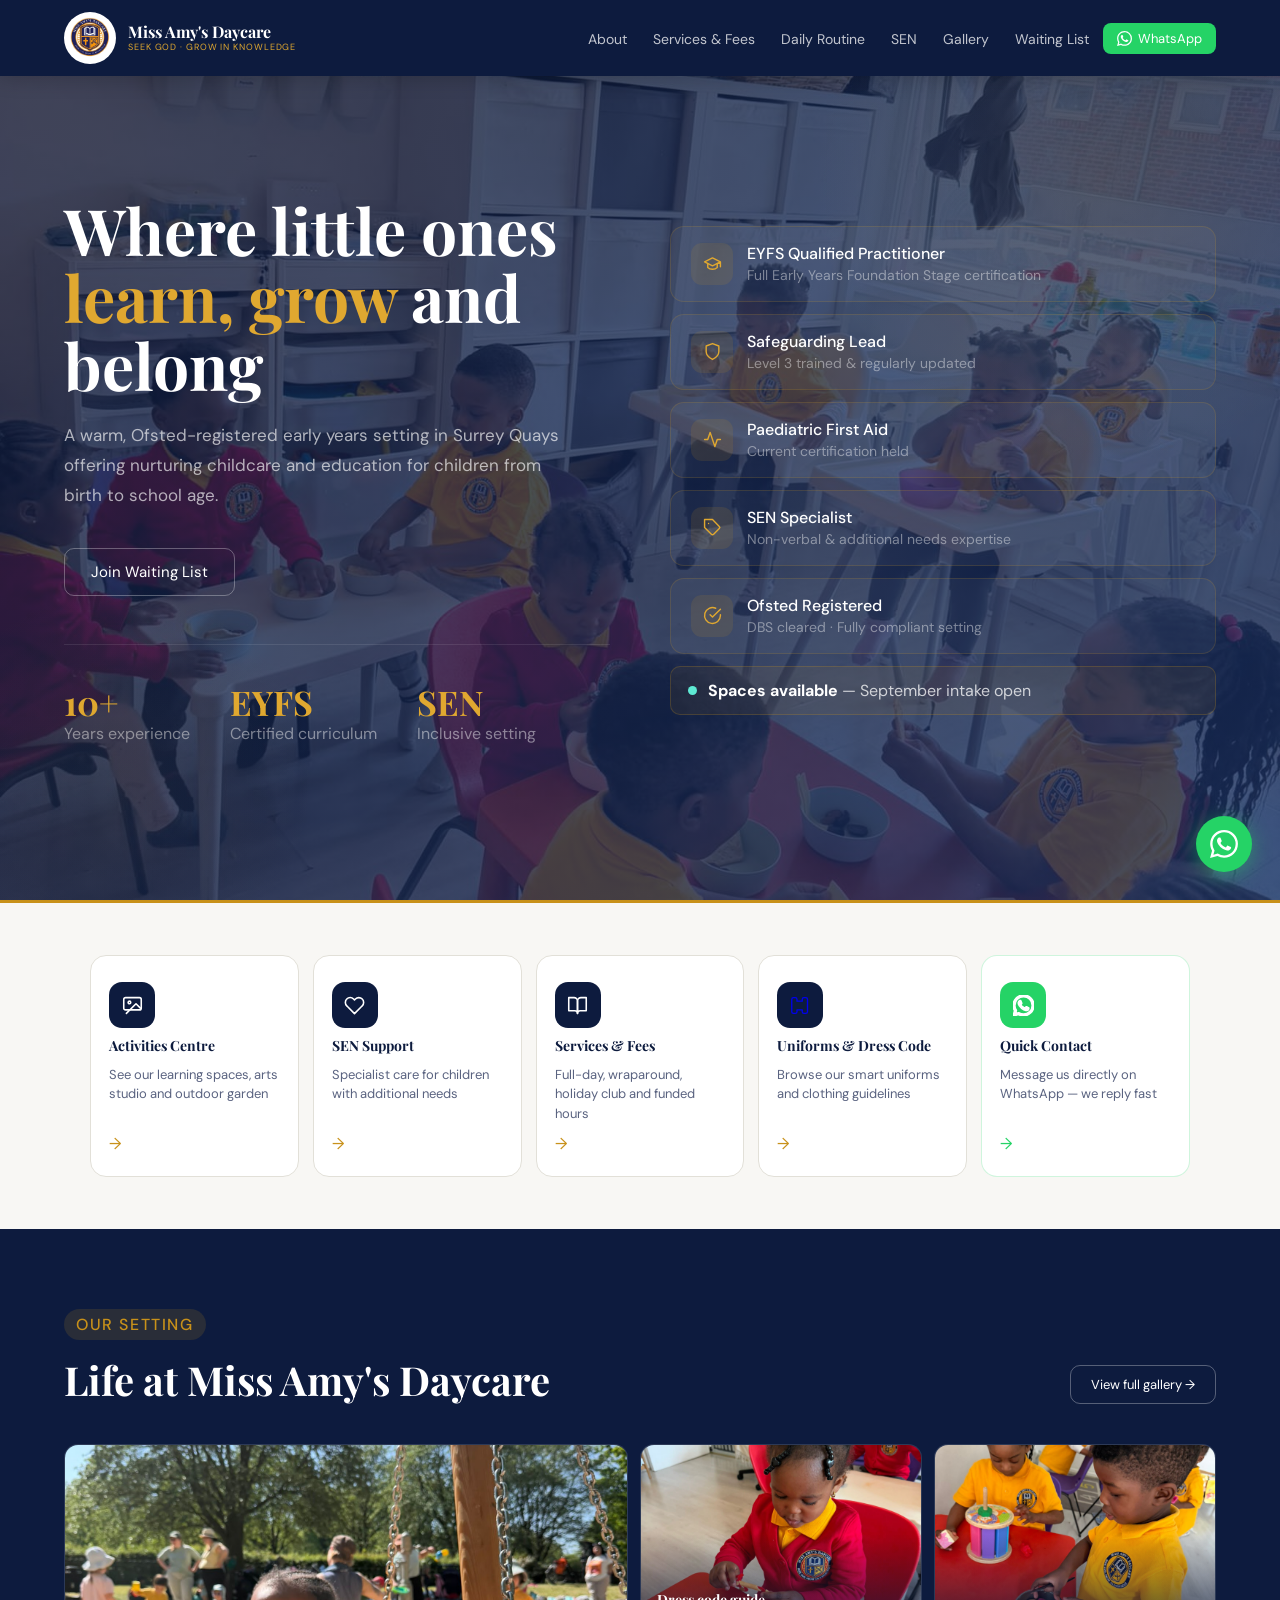
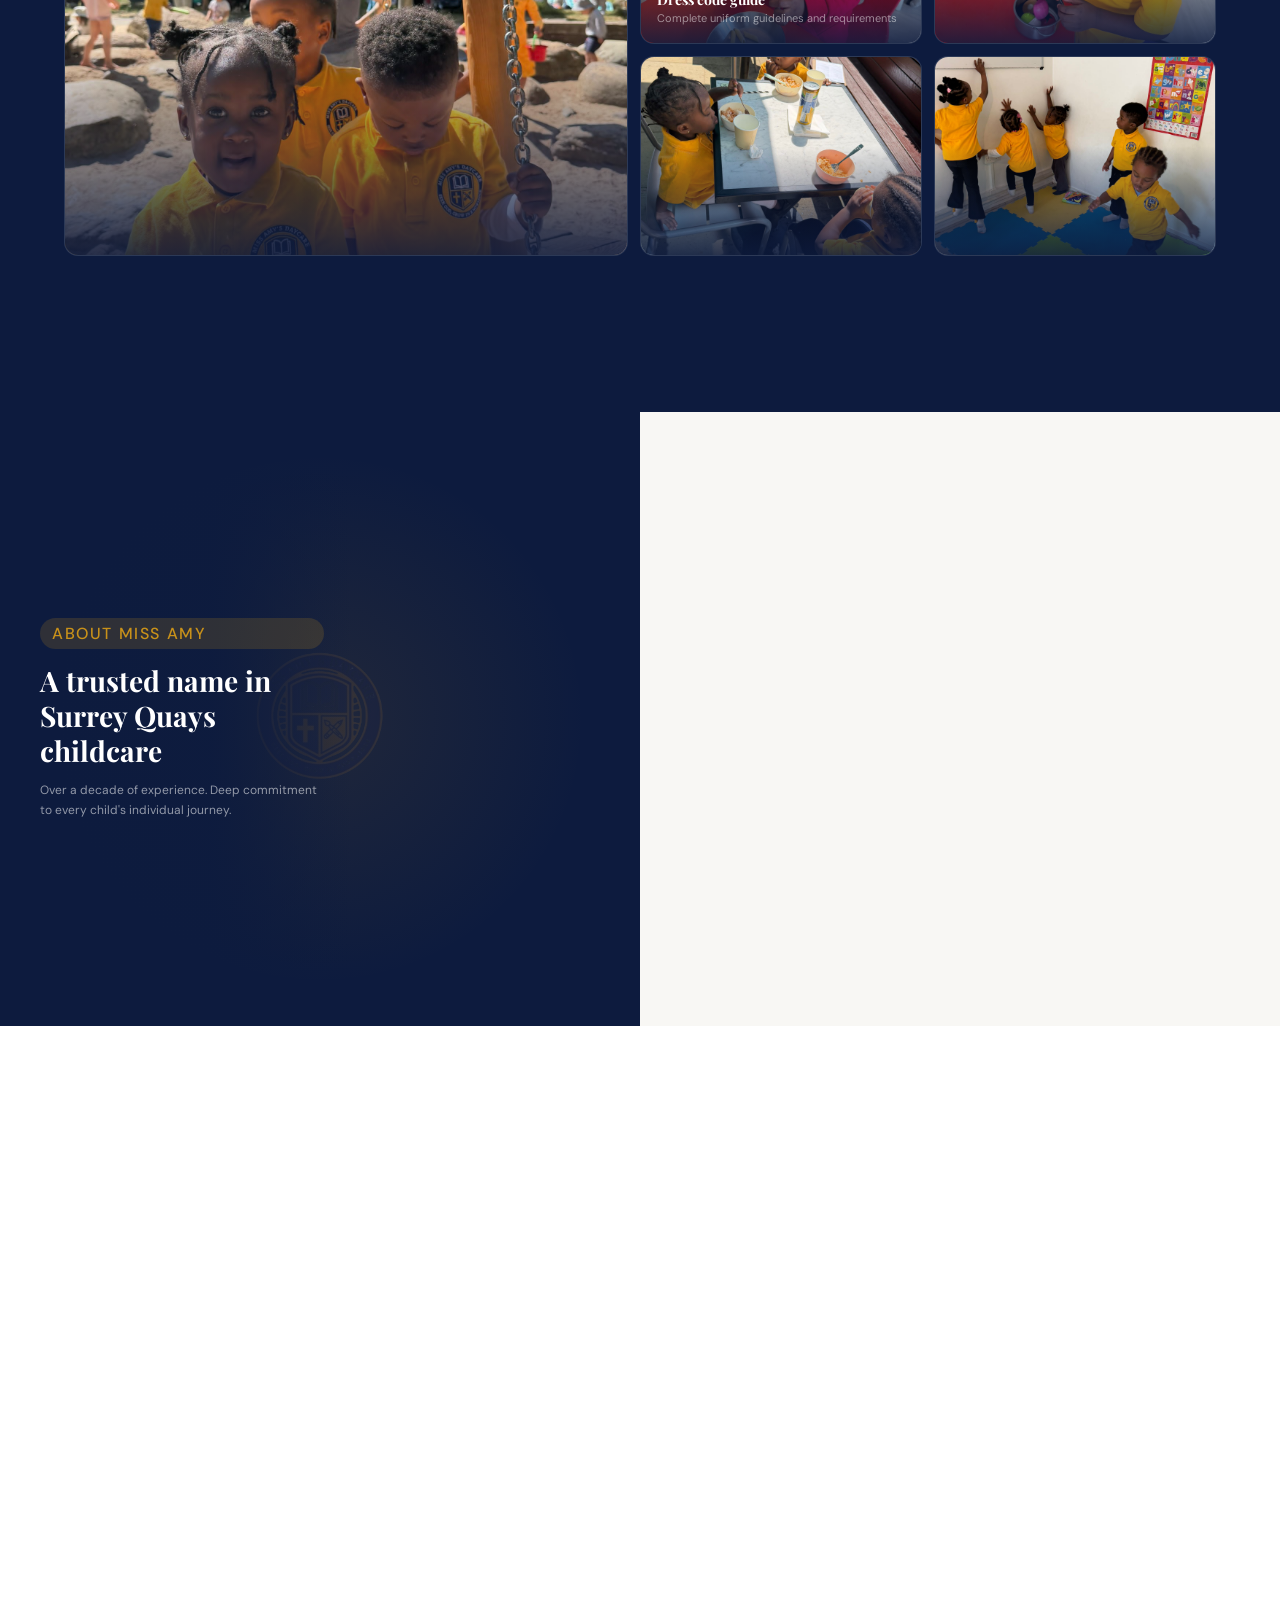
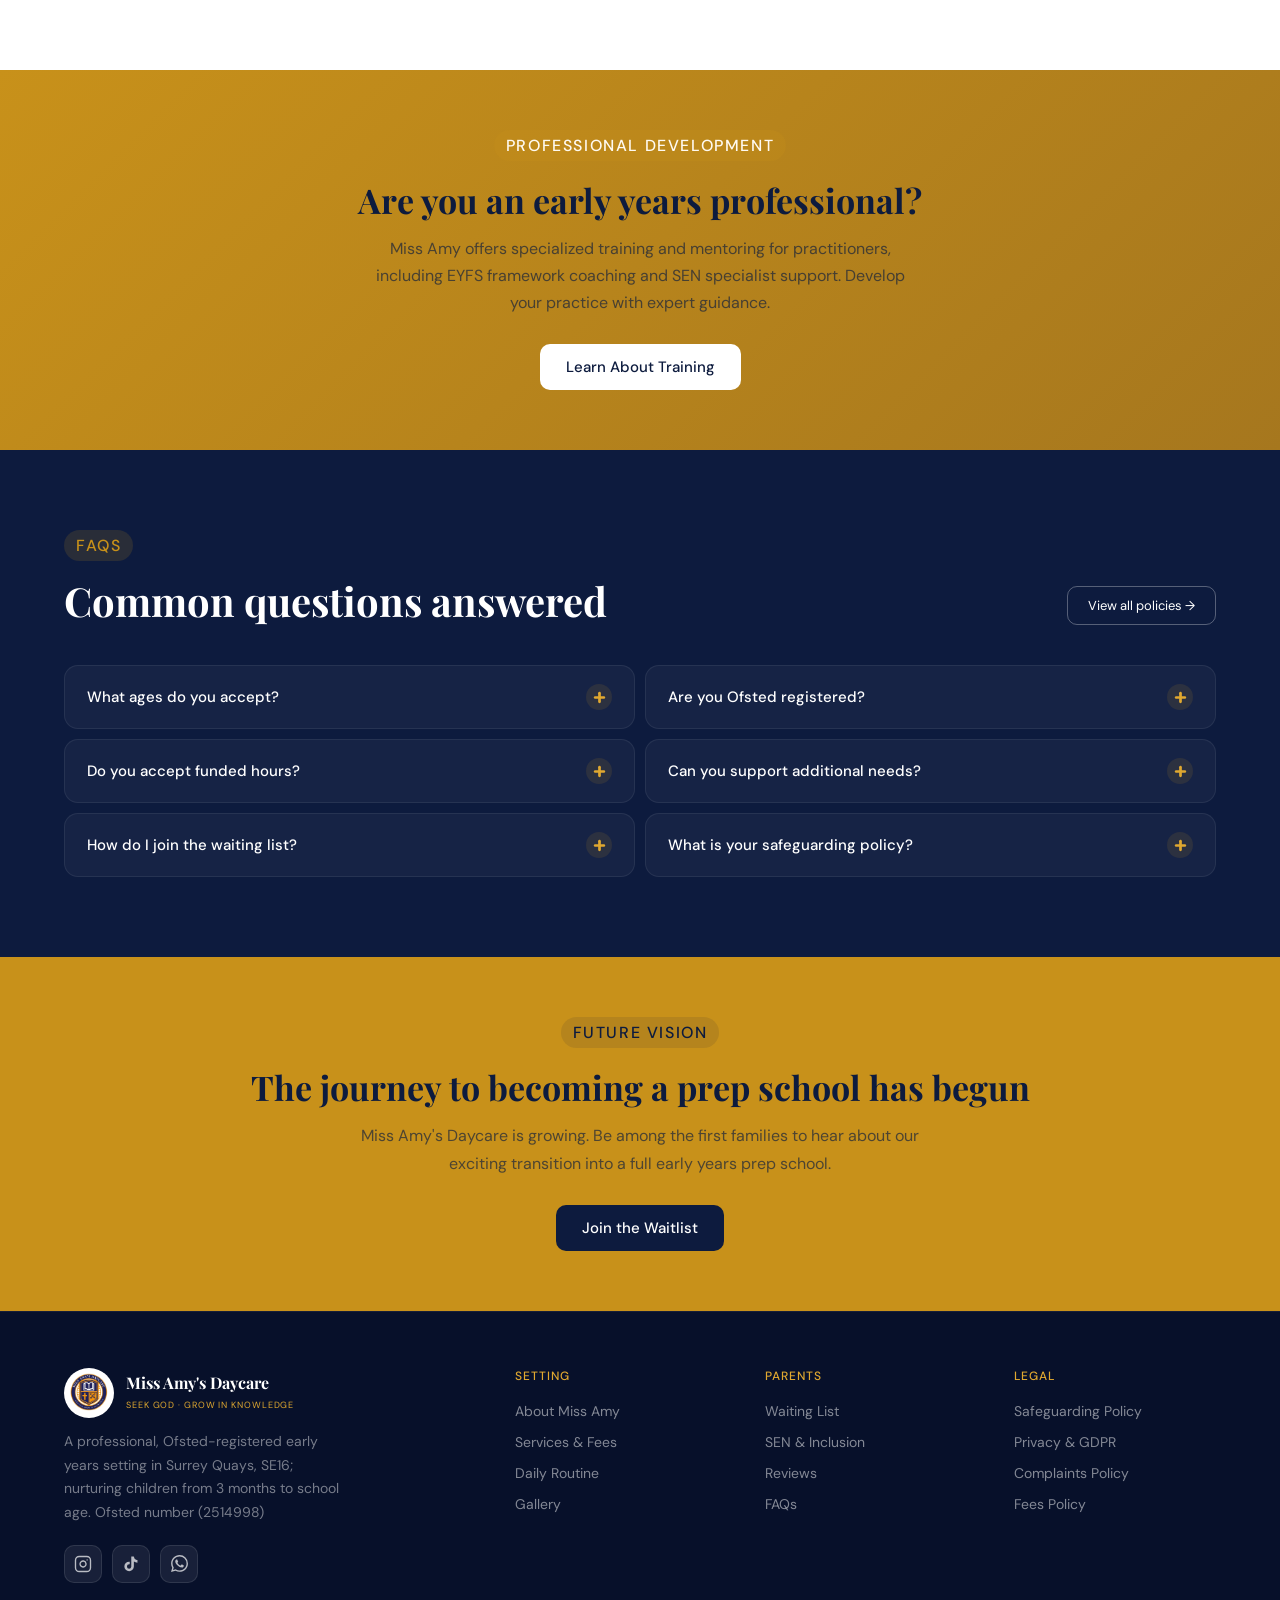
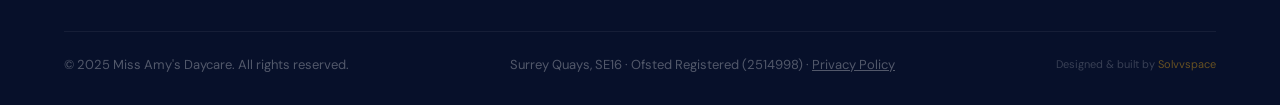
<file: index.html>
<!DOCTYPE html>
<html lang="en">
<head>
  <meta charset="UTF-8">
  <meta name="viewport" content="width=device-width, initial-scale=1.0">
  <meta name="description" content="Ofsted-registered daycare in Surrey Quays (SE16) for children birth to school age. EYFS certified, SEN specialist, Paediatric First Aid trained.">
  <meta property="og:title" content="Miss Amy's Daycare — Surrey Quays SE16">
  <meta property="og:description" content="Warm, nurturing childcare in Surrey Quays. EYFS certified with specialist SEN support for non-verbal and additional needs children.">
  <meta property="og:type" content="business.business">
  <meta property="og:url" content="https://missamy-daycare.co.uk/">
  <meta name="theme-color" content="#0d1b3e">
  <title>Miss Amy's Daycare — Surrey Quays SE16</title>
  <link rel="icon" href="Img/favicon_missamy.png" type="image/png">
  <link rel="canonical" href="https://missamy-daycare.co.uk/">
  <link rel="stylesheet" href="Css/style.css">
</head>
<body>
  <div id="nav-placeholder">

  </div>

  <!-- LOCAL BUSINESS SCHEMA MARKUP -->
  <script type="application/ld+json">
  {
    "@context": "https://schema.org",
    "@type": "LocalBusiness",
    "name": "Miss Amy's Daycare",
    "description": "Ofsted-registered early years childcare setting in Surrey Quays with specialist SEN support",
    "url": "https://missamy-daycare.co.uk/",
    "address": {
      "@type": "PostalAddress",
      "streetAddress": "Surrey Quays",
      "addressLocality": "London",
      "postalCode": "SE16",
      "addressCountry": "GB"
    },
    "telephone": "+447502312859",
    "priceRange": "Price on Application",
    "image": "https://missamy-daycare.co.uk/Img/MISSAMY_LOGO.png",
    "areaServed": ["SE16", "London", "Bermondsey"],
    "knowsAbout": ["Early Years Foundation Stage", "Childcare", "SEN Support", "Non-verbal children"],
    "sameAs": [
      "https://www.facebook.com/missamy",
      "https://www.instagram.com/missamy",
      "https://www.tiktok.com/@missamy"
  }
  </script>

  <!-- FAQ SCHEMA MARKUP -->
  <script type="application/ld+json">
  {
    "@context": "https://schema.org",
    "@type": "FAQPage",
    "mainEntity": [
      {
        "@type": "Question",
        "name": "What ages do you accept?",
        "acceptedAnswer": {
          "@type": "Answer",
          "text": "We welcome babies from 3 months through to school-age children up to 11 years. Different sessions are tailored to each age group."
        }
      },
      {
        "@type": "Question",
        "name": "Are you Ofsted registered?",
        "acceptedAnswer": {
          "@type": "Answer",
          "text": "Yes — fully Ofsted registered (2514998). You can use government-funded childcare hours and childcare vouchers where applicable."
        }
      },
      {
        "@type": "Question",
        "name": "Do you accept funded hours?",
        "acceptedAnswer": {
          "@type": "Answer",
          "text": "Yes — we accept 15 and 30 hours government-funded childcare for eligible children. Contact us to check current availability and your eligibility."
        }
      },
      {
        "@type": "Question",
        "name": "Can you support additional needs?",
        "acceptedAnswer": {
          "@type": "Answer",
          "text": "Yes. Miss Amy has extensive experience supporting children with SEN including non-verbal and limited speech. Visit our SEN page to learn more about our approach."
        }
      },
      {
        "@type": "Question",
        "name": "How do I join the waiting list?",
        "acceptedAnswer": {
          "@type": "Answer",
          "text": "Complete our waiting list form online or book a visit to discuss your family's needs in person. Spaces are allocated as they become available."
        }
      },
      {
        "@type": "Question",
        "name": "What is your safeguarding policy?",
        "acceptedAnswer": {
          "@type": "Answer",
          "text": "All staff hold up-to-date safeguarding training and enhanced DBS checks. Our full safeguarding policy is available to download on the Policies page."
        }
      }
    ]
  }
  </script>

  <!-- BREADCRUMB SCHEMA MARKUP -->
  <script type="application/ld+json">
  {
    "@context": "https://schema.org",
    "@type": "BreadcrumbList",
    "itemListElement": [
      {
        "@type": "ListItem",
        "position": 1,
        "name": "Home",
        "item": "https://missamy-daycare.co.uk/"
      }
    ]
  }
  </script>
  <section id="hero">
    <div class="hero-content fade-in">
      <h1>Where little ones <em>learn, grow</em> and belong</h1>
      <p>A warm, Ofsted-registered early years setting in Surrey Quays offering nurturing childcare and education for children from birth to school age.</p>
      <div class="hero-actions">
        <a href="waiting-list.html" class="btn-outline-white">Join Waiting List</a>
      </div>
      <div class="hero-divider">
        <div class="hero-stat"><div class="num">10+</div><div class="lbl">Years experience</div></div>
        <div class="hero-stat"><div class="num">EYFS</div><div class="lbl">Certified curriculum</div></div>
        <div class="hero-stat"><div class="num">SEN</div><div class="lbl">Inclusive setting</div></div>
      </div>
    </div>

    <div class="hero-right fade-in">
      <div class="cred-card">
        <div class="cred-icon"><svg viewBox="0 0 24 24"><path d="M22 10v6M2 10l10-5 10 5-10 5z"/><path d="M6 12v5c3 3 9 3 12 0v-5"/></svg></div>
        <div><h4>EYFS Qualified Practitioner</h4><p>Full Early Years Foundation Stage certification</p></div>
      </div>
      <div class="cred-card">
        <div class="cred-icon"><svg viewBox="0 0 24 24"><path d="M12 22s8-4 8-10V5l-8-3-8 3v7c0 6 8 10 8 10z"/></svg></div>
        <div><h4>Safeguarding Lead</h4><p>Level 3 trained &amp; regularly updated</p></div>
      </div>
      <div class="cred-card">
        <div class="cred-icon"><svg viewBox="0 0 24 24"><path d="M22 12h-4l-3 9L9 3l-3 9H2"/></svg></div>
        <div><h4>Paediatric First Aid</h4><p>Current certification held</p></div>
      </div>
      <div class="cred-card">
        <div class="cred-icon"><svg viewBox="0 0 24 24"><path d="M20.59 13.41l-7.17 7.17a2 2 0 0 1-2.83 0L2 12V2h10l8.59 8.59a2 2 0 0 1 0 2.82z"/><line x1="7" y1="7" x2="7.01" y2="7"/></svg></div>
        <div><h4>SEN Specialist</h4><p>Non-verbal &amp; additional needs expertise</p></div>
      </div>
      <div class="cred-card">
        <div class="cred-icon"><svg viewBox="0 0 24 24"><path d="M22 11.08V12a10 10 0 1 1-5.93-9.14"/><polyline points="22,4 12,14.01 9,11.01"/></svg></div>
        <div><h4>Ofsted Registered</h4><p>DBS cleared · Fully compliant setting</p></div>
      </div>
      <div class="avail-badge">
        <div class="avail-dot"></div>
        <span><strong>Spaces available</strong> — September intake open</span>
      </div>
    </div>
  </section>

  <!-- ACTION CARDS -->
  <section id="actions">
    <div class="actions-grid">
      <a href="gallery.html" class="action-card fade-in">
        <div class="action-icon"><svg viewBox="0 0 24 24"><rect x="2" y="3" width="20" height="14" rx="2"/><circle cx="8.5" cy="8.5" r="1.5"/><polyline points="21,15 16,10 5,21"/></svg></div>
        <h3>Activities Centre</h3>
        <p>See our learning spaces, arts studio and outdoor garden</p>
        <span class="action-arrow">&#8594;</span>
      </a>
      <a href="sen.html" class="action-card fade-in">
        <div class="action-icon"><svg viewBox="0 0 24 24"><path d="M20.84 4.61a5.5 5.5 0 0 0-7.78 0L12 5.67l-1.06-1.06a5.5 5.5 0 0 0-7.78 7.78l1.06 1.06L12 21.23l7.78-7.78 1.06-1.06a5.5 5.5 0 0 0 0-7.78z"/></svg></div>
        <h3>SEN Support</h3>
        <p>Specialist care for children with additional needs</p>
        <span class="action-arrow">&#8594;</span>
      </a>
      <a href="services.html" class="action-card fade-in">
        <div class="action-icon"><svg viewBox="0 0 24 24"><path d="M2 3h6a4 4 0 0 1 4 4v14a3 3 0 0 0-3-3H2z"/><path d="M22 3h-6a4 4 0 0 0-4 4v14a3 3 0 0 1 3-3h7z"/></svg></div>
        <h3>Services &amp; Fees</h3>
        <p>Full-day, wraparound, holiday club and funded hours</p>
        <span class="action-arrow">&#8594;</span>
      </a>
      <a href="gallery.html#uniforms" class="action-card fade-in">
        <div class="action-icon"><svg viewBox="0 0 24 24"><path d="M16 3a2 2 0 0 0-2 2v2H8V5a2 2 0 0 0-2-2H4a2 2 0 0 0-2 2v14a2 2 0 0 0 2 2h2a2 2 0 0 0 2-2v-2h6v2a2 2 0 0 0 2 2h2a2 2 0 0 0 2-2V5a2 2 0 0 0-2-2h-2z" stroke="currentColor" fill="none" stroke-width="1.5"/></svg></div>
        <h3>Uniforms &amp; Dress Code</h3>
        <p>Browse our smart uniforms and clothing guidelines</p>
        <span class="action-arrow">&#8594;</span>
      </a>
      <a href="https://wa.me/447502312859" target="_blank" class="action-card wa fade-in">
        <div class="action-icon"><svg viewBox="0 0 24 24" fill="white" stroke="none"><path d="M17.472 14.382c-.297-.149-1.758-.867-2.03-.967-.273-.099-.471-.148-.67.15-.197.297-.767.966-.94 1.164-.173.199-.347.223-.644.075-.297-.15-1.255-.463-2.39-1.475-.883-.788-1.48-1.761-1.653-2.059-.173-.297-.018-.458.13-.606.134-.133.298-.347.446-.52.149-.174.198-.298.298-.497.099-.198.05-.371-.025-.52-.075-.149-.669-1.612-.916-2.207-.242-.579-.487-.5-.669-.51-.173-.008-.371-.01-.57-.01-.198 0-.52.074-.792.372-.272.297-1.04 1.016-1.04 2.479 0 1.462 1.065 2.875 1.213 3.074.149.198 2.096 3.2 5.077 4.487.709.306 1.262.489 1.694.625.712.227 1.36.195 1.871.118.571-.085 1.758-.719 2.006-1.413.248-.694.248-1.289.173-1.413-.074-.124-.272-.198-.57-.347m-5.421 7.403h-.004a9.87 9.87 0 0 1-5.031-1.378l-.361-.214-3.741.982.998-3.648-.235-.374a9.86 9.86 0 0 1-1.51-5.26c.001-5.45 4.436-9.884 9.888-9.884 2.64 0 5.122 1.03 6.988 2.898a9.825 9.825 0 0 1 2.893 6.994c-.003 5.45-4.437 9.884-9.885 9.884m8.413-18.297A11.815 11.815 0 0 0 12.05 0C5.495 0 .16 5.335.157 11.892c0 2.096.547 4.142 1.588 5.945L.057 24l6.305-1.654a11.882 11.882 0 0 0 5.683 1.448h.005c6.554 0 11.89-5.335 11.893-11.893a11.821 11.821 0 0 0-3.48-8.413z"/></svg></div>
        <h3>Quick Contact</h3>
        <p>Message us directly on WhatsApp — we reply fast</p>
        <span class="action-arrow wa">&#8594;</span>
      </a>
    </div>
  </section>

  <!-- GALLERY PREVIEW -->
  <section id="gallery-preview">
    <div class="gp-header fade-in">
      <div>
        <span class="section-label">Our Setting</span>
        <h2 class="section-title">Life at Miss Amy's Daycare</h2>
      </div>
      <a href="gallery.html" class="btn-outline-white small">View full gallery &#8594;</a>
    </div>
    <div class="gp-grid fade-in">
      <a href="gallery.html" class="gp-card" title="View gallery - outdoor play area">
        <div class="gp-card-inner" style="background-image: url('Img/IMG-23.jpg'); background-size: cover; background-position: center;" role="img" aria-label="Children on outdoor trip and adventure at Miss Amy's Daycare">
          <div class="gp-card-overlay"></div>
          <div class="gp-card-label"><h4></h4><p></p></div>
        </div>
      </a>
      <a href="gallery.html#uniforms" class="gp-card" title="View uniform dress code guide">
        <div class="gp-card-inner" style="background-image: url('Img/IMG-2.jpg'); background-size: cover; background-position: center;" role="img" aria-label="Uniform dress code display at Miss Amy's Daycare">
          <div class="gp-card-overlay"></div>
          <div class="gp-card-label"><h4>Dress code guide</h4><p>Complete uniform guidelines and requirements</p></div>
        </div>
      </a>
      <a href="gallery.html" class="gp-card" title="View gallery - learning activities">
        <div class="gp-card-inner" style="background-image: url('Img/IMG-3.jpg'); background-size: cover; background-position: center;" role="img" aria-label="Children engaged in learning and curriculum activities">
          <div class="gp-card-overlay"></div>
          <div class="gp-card-label"><h4></h4><p></p></div>
        </div>
      </a>
      <a href="gallery.html" class="gp-card" title="View gallery - creative activities">
        <div class="gp-card-inner" style="background-image: url('Img/IMG-21.jpg'); background-size: cover; background-position: center;" role="img" aria-label="Outdoor play and exploration trip at Miss Amy's Daycare">
          <div class="gp-card-overlay"></div>
          <div class="gp-card-label"></div>
        </div>
      </a>
      <a href="gallery.html#uniforms" class="gp-card" title="View gallery - uniform options">
        <div class="gp-card-inner" style="background-image: url('Img/IMG-20.jpg'); background-size: cover; background-position: center;" role="img" aria-label="Early years curriculum activity at Miss Amy's Daycare">
          <div class="gp-card-overlay"></div>
          <div class="gp-card-label"></div>
        </div>
      </a>
    </div>
    <div class="gp-see-all fade-in">
      <a href="gallery.html" class="btn-outline-white">See all spaces &amp; activities &#8594;</a>
    </div>
  </section>

  <!-- ABOUT EDITORIAL -->
  <section id="about-strip">
    <div class="about-editorial">
      <div class="about-image-side">
        <div class="about-img-inner">
          <img src="Img/favicon_missamy.png" alt="Miss Amy's Daycare logo - early years childcare in Surrey Quays SE16">
        </div>
        <div class="about-overlay-text">
          <span class="section-label">About Miss Amy</span>
          <h2>A trusted name in Surrey Quays childcare</h2>
          <p>Over a decade of experience. Deep commitment to every child's individual journey.</p>
        </div>
      </div>
      <div class="about-text-side fade-in">
        <p>Miss Amy's Daycare is a professional, Ofsted-registered early years setting in Surrey Quays, SE16. Miss Amy provides a safe, stimulating and deeply nurturing environment where every child is seen, valued and supported.</p>
        <p>Rooted in the EYFS framework, with specialist experience supporting children with additional needs, including non-verbal and limited speech. Miss Amy's approach is always personal, always intentional.</p>
        <p>Her long-term vision is to grow from a highly regarded childminding setting into a fully registered early years prep school raising the standard of early education in the community.</p>
        <div class="qual-chips">
          <span class="chip gold">Ofsted Registered</span>
          <span class="chip">EYFS Qualified</span>
          <span class="chip">Paediatric First Aid</span>
          <span class="chip">SEN Specialist</span>
          <span class="chip">DBS Checked</span>
        </div>
        <div class="about-side-buttons">
          <a href="about.html" class="btn-primary">Meet Miss Amy</a>
        </div>
      </div>
    </div>
  </section>

  <!-- TESTIMONIALS -->
  <section id="testimonials">
    <div class="section-header center fade-in">
      <span class="section-label">Parent Reviews</span>
      <h2 class="section-title">What families say about us</h2>
      <p class="section-subtitle">Hover over a review to read more</p>
    </div>
    <div class="testi-grid">
      <div class="testi-card fade-in">
        <div class="testi-stars">
          <svg viewBox="0 0 24 24"><polygon points="12,2 15.09,8.26 22,9.27 17,14.14 18.18,21.02 12,17.77 5.82,21.02 7,14.14 2,9.27 8.91,8.26"/></svg>
          <svg viewBox="0 0 24 24"><polygon points="12,2 15.09,8.26 22,9.27 17,14.14 18.18,21.02 12,17.77 5.82,21.02 7,14.14 2,9.27 8.91,8.26"/></svg>
          <svg viewBox="0 0 24 24"><polygon points="12,2 15.09,8.26 22,9.27 17,14.14 18.18,21.02 12,17.77 5.82,21.02 7,14.14 2,9.27 8.91,8.26"/></svg>
          <svg viewBox="0 0 24 24"><polygon points="12,2 15.09,8.26 22,9.27 17,14.14 18.18,21.02 12,17.77 5.82,21.02 7,14.14 2,9.27 8.91,8.26"/></svg>
          <svg viewBox="0 0 24 24"><polygon points="12,2 15.09,8.26 22,9.27 17,14.14 18.18,21.02 12,17.77 5.82,21.02 7,14.14 2,9.27 8.91,8.26"/></svg>
        </div>
        <blockquote>"Miss Amy has been incredible with our daughter. The daily updates, the love and patience she shows we honestly couldn't ask for more. She is absolutely thriving."</blockquote>
        <div class="testi-author">
          <div class="author-av">S</div>
          <div class="author-info"><h4></h4><p>Parent, Surrey Quays</p></div>
        </div>
      </div>
      <div class="testi-card fade-in">
        <div class="testi-stars">
          <svg viewBox="0 0 24 24"><polygon points="12,2 15.09,8.26 22,9.27 17,14.14 18.18,21.02 12,17.77 5.82,21.02 7,14.14 2,9.27 8.91,8.26"/></svg>
          <svg viewBox="0 0 24 24"><polygon points="12,2 15.09,8.26 22,9.27 17,14.14 18.18,21.02 12,17.77 5.82,21.02 7,14.14 2,9.27 8.91,8.26"/></svg>
          <svg viewBox="0 0 24 24"><polygon points="12,2 15.09,8.26 22,9.27 17,14.14 18.18,21.02 12,17.77 5.82,21.02 7,14.14 2,9.27 8.91,8.26"/></svg>
          <svg viewBox="0 0 24 24"><polygon points="12,2 15.09,8.26 22,9.27 17,14.14 18.18,21.02 12,17.77 5.82,21.02 7,14.14 2,9.27 8.91,8.26"/></svg>
          <svg viewBox="0 0 24 24"><polygon points="12,2 15.09,8.26 22,9.27 17,14.14 18.18,21.02 12,17.77 5.82,21.02 7,14.14 2,9.27 8.91,8.26"/></svg>
        </div>
        <blockquote>"My son is non-verbal and Miss Amy has been a true blessing. She understands him in ways that genuinely surprised us. His communication has grown so much in just a few months."</blockquote>
        <div class="testi-author">
          <div class="author-av">D</div>
          <div class="author-info"><h4></h4><p>Parents, Bermondsey</p></div>
        </div>
      </div>
      <div class="testi-card fade-in">
        <div class="testi-stars">
          <svg viewBox="0 0 24 24"><polygon points="12,2 15.09,8.26 22,9.27 17,14.14 18.18,21.02 12,17.77 5.82,21.02 7,14.14 2,9.27 8.91,8.26"/></svg>
          <svg viewBox="0 0 24 24"><polygon points="12,2 15.09,8.26 22,9.27 17,14.14 18.18,21.02 12,17.77 5.82,21.02 7,14.14 2,9.27 8.91,8.26"/></svg>
          <svg viewBox="0 0 24 24"><polygon points="12,2 15.09,8.26 22,9.27 17,14.14 18.18,21.02 12,17.77 5.82,21.02 7,14.14 2,9.27 8.91,8.26"/></svg>
          <svg viewBox="0 0 24 24"><polygon points="12,2 15.09,8.26 22,9.27 17,14.14 18.18,21.02 12,17.77 5.82,21.02 7,14.14 2,9.27 8.91,8.26"/></svg>
          <svg viewBox="0 0 24 24"><polygon points="12,2 15.09,8.26 22,9.27 17,14.14 18.18,21.02 12,17.77 5.82,21.02 7,14.14 2,9.27 8.91,8.26"/></svg>
        </div>
        <blockquote>"Professional, warm, organised and so experienced. My children have been with Miss Amy for three years and they absolutely love going every single day. Highly recommend."</blockquote>
        <div class="testi-author">
          <div class="author-av">T</div>
          <div class="author-info"><h4></h4><p>Parent, Canada Water</p></div>
        </div>
      </div>
    </div>
  </section>

  <!-- TRAINING PROFESSIONALS BANNER -->
  <div class="vision-bar vision-bar-gold">
    <span class="section-label">Professional Development</span>
    <h2>Are you an early years professional?</h2>
    <p>Miss Amy offers specialized training and mentoring for practitioners, including EYFS framework coaching and SEN specialist support. Develop your practice with expert guidance.</p>
    <a href="professional-training.html" class="btn-navy">Learn About Training</a>
  </div>

  <!-- FAQs -->
  <section id="faqs">
    <div class="faq-header fade-in">
      <div>
        <span class="section-label">FAQs</span>
        <h2 class="section-title">Common questions answered</h2>
      </div>
      <a href="policies.html" class="btn-outline-white small">View all policies &#8594;</a>
    </div>
    <div class="faq-cols fade-in">
      <div class="faq-item">
        <button class="faq-q" onclick="toggleFaq(this)">What ages do you accept?<span class="faq-q-icon"><svg viewBox="0 0 12 12"><line x1="6" y1="2" x2="6" y2="10"/><line x1="2" y1="6" x2="10" y2="6"/></svg></span></button>
        <div class="faq-a">We welcome babies from 3 months through to school-age children up to 11 years. Different sessions are tailored to each age group.</div>
      </div>
      <div class="faq-item">
        <button class="faq-q" onclick="toggleFaq(this)">Are you Ofsted registered?<span class="faq-q-icon"><svg viewBox="0 0 12 12"><line x1="6" y1="2" x2="6" y2="10"/><line x1="2" y1="6" x2="10" y2="6"/></svg></span></button>
        <div class="faq-a">Yes — fully Ofsted registered. You can use government-funded childcare hours and childcare vouchers where applicable.</div>
      </div>
      <div class="faq-item">
        <button class="faq-q" onclick="toggleFaq(this)">Do you accept funded hours?<span class="faq-q-icon"><svg viewBox="0 0 12 12"><line x1="6" y1="2" x2="6" y2="10"/><line x1="2" y1="6" x2="10" y2="6"/></svg></span></button>
        <div class="faq-a">Yes — we accept 15 and 30 hours government-funded childcare for eligible children. Contact us to check current availability and your eligibility.</div>
      </div>
      <div class="faq-item">
        <button class="faq-q" onclick="toggleFaq(this)">Can you support additional needs?<span class="faq-q-icon"><svg viewBox="0 0 12 12"><line x1="6" y1="2" x2="6" y2="10"/><line x1="2" y1="6" x2="10" y2="6"/></svg></span></button>
        <div class="faq-a">Yes. Miss Amy has extensive experience supporting children with SEN including non-verbal and limited speech. Visit our SEN page to learn more about our approach.</div>
      </div>
      <div class="faq-item">
        <button class="faq-q" onclick="toggleFaq(this)">How do I join the waiting list?<span class="faq-q-icon"><svg viewBox="0 0 12 12"><line x1="6" y1="2" x2="6" y2="10"/><line x1="2" y1="6" x2="10" y2="6"/></svg></span></button>
        <div class="faq-a">Complete our waiting list form online or book a visit to discuss your family's needs in person. Spaces are allocated as they become available.</div>
      </div>
      <div class="faq-item">
        <button class="faq-q" onclick="toggleFaq(this)">What is your safeguarding policy?<span class="faq-q-icon"><svg viewBox="0 0 12 12"><line x1="6" y1="2" x2="6" y2="10"/><line x1="2" y1="6" x2="10" y2="6"/></svg></span></button>
        <div class="faq-a">All staff hold up-to-date safeguarding training and enhanced DBS checks. Our full safeguarding policy is available to download on the Policies page.</div>
      </div>
    </div>
  </section>

  <!-- VISION -->
  <div class="vision-bar vision-bar-navy">
    <span class="section-label">Future Vision</span>
    <h2>The journey to becoming a prep school has begun</h2>
    <p>Miss Amy's Daycare is growing. Be among the first families to hear about our exciting transition into a full early years prep school.</p>
    <a href="waiting-list.html" class="btn-navy">Join the Waitlist</a>
  </div>

  <div id="footer-placeholder"></div>
  <script src="Js/shared.js"></script>
  <script>
    renderNav('index.html');
    renderFooter();
    initFadeIn();
    function toggleFaq(btn) {
      const item = btn.parentElement;
      const wasOpen = item.classList.contains('open');
      document.querySelectorAll('.faq-item').forEach(i => i.classList.remove('open'));
      if (!wasOpen) item.classList.add('open');
    }
  </script>
</body>
</html>
</file>
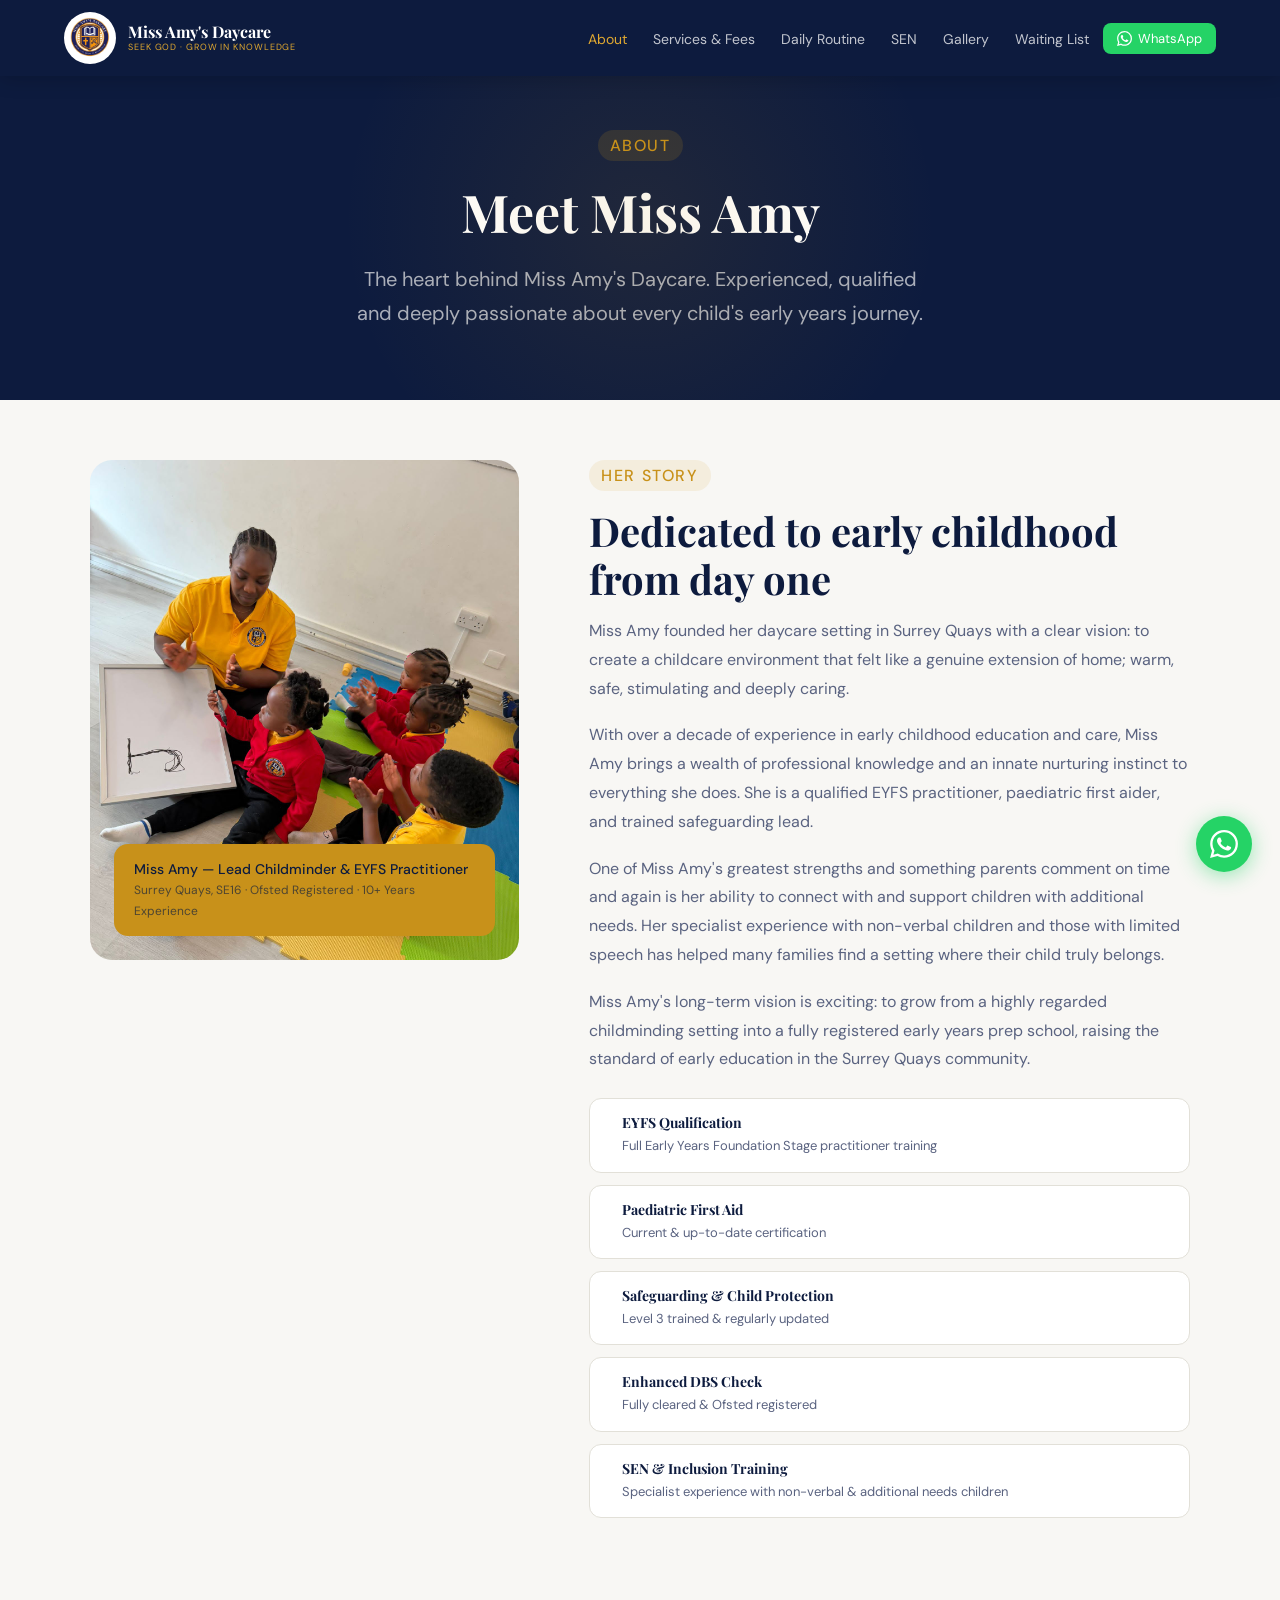
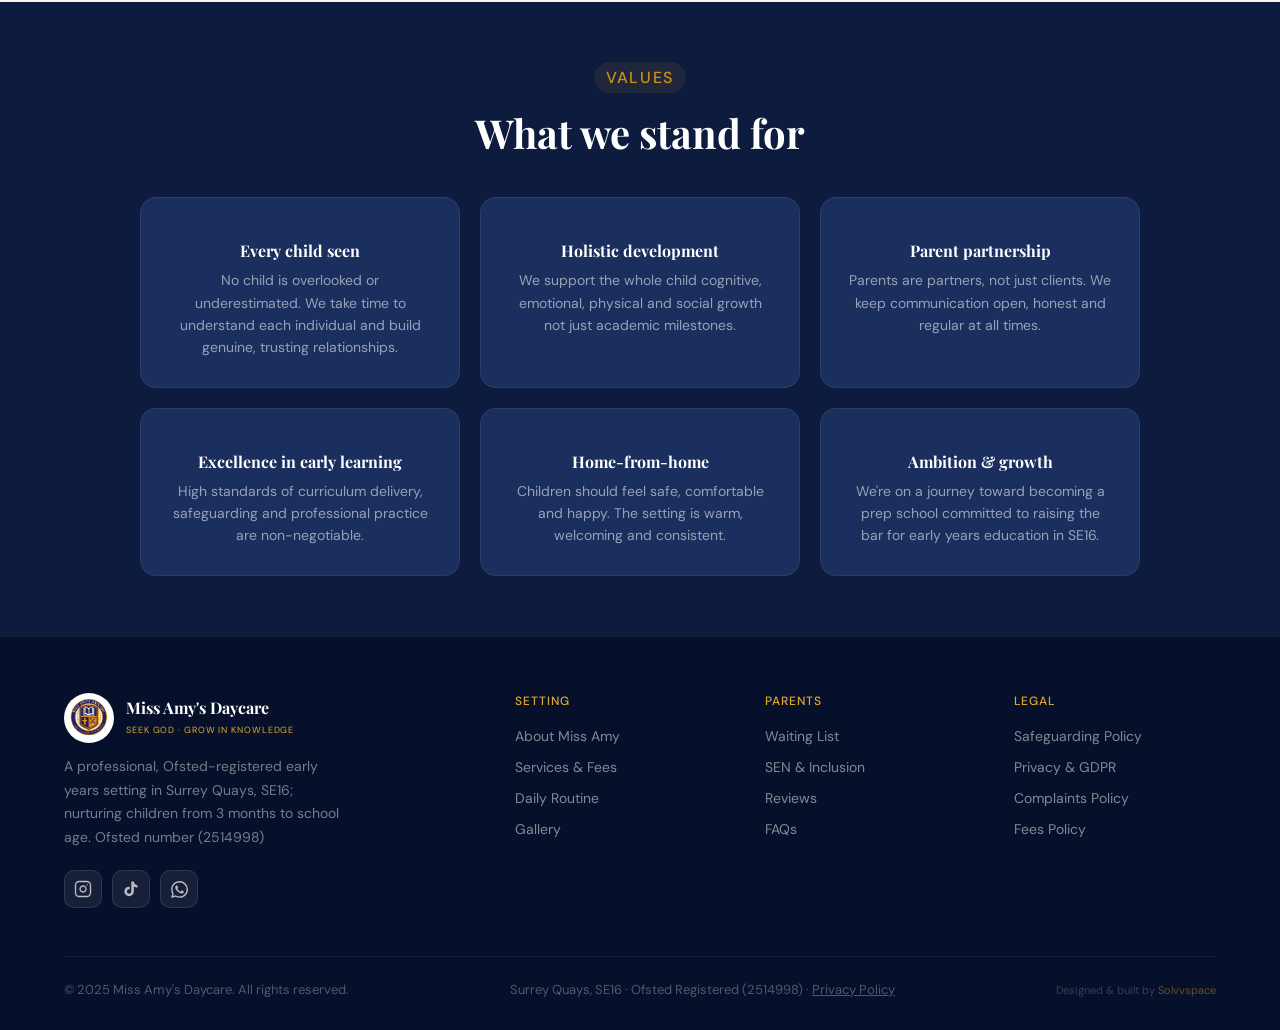
<file: about.html>
<!DOCTYPE html>
<html lang="en">
<head>
  <meta charset="UTF-8">
  <meta name="viewport" content="width=device-width, initial-scale=1.0">
  <meta name="description" content="Meet Miss Amy — EYFS qualified lead practitioner with 10+ years experience in early childhood education. Specialist in SEN and non-verbal children.">
  <meta property="og:title" content="About Miss Amy — Miss Amy's Daycare">
  <meta property="og:description" content="Discover Miss Amy's background, qualifications and approach to childcare in Surrey Quays.">
  <meta property="og:type" content="profile">
  <meta name="theme-color" content="#0d1b3e">
  <title>About Miss Amy — Miss Amy's Daycare</title>
  <link rel="icon" href="Img/favicon_missamy.png" type="image/png">
  <link rel="canonical" href="https://missamy-daycare.co.uk/about.html">
  <link rel="stylesheet" href="Css/style.css">
</head>
<body>
  <div id="nav-placeholder"></div>

  <!-- BREADCRUMB SCHEMA MARKUP -->
  <script type="application/ld+json">
  {
    "@context": "https://schema.org",
    "@type": "BreadcrumbList",
    "itemListElement": [
      {
        "@type": "ListItem",
        "position": 1,
        "name": "Home",
        "item": "https://missamy-daycare.co.uk/"
      },
      {
        "@type": "ListItem",
        "position": 2,
        "name": "About Miss Amy",
        "item": "https://missamy-daycare.co.uk/about.html"
      }
    ]
  }
  </script>
  <div class="page-hero">
    <span class="section-label">About</span>
    <h1>Meet Miss Amy</h1>
    <p>The heart behind Miss Amy's Daycare. Experienced, qualified and deeply passionate about every child's early years journey.</p>
  </div>

  <div class="about-section">
    <div class="about-grid fade-in">
      <div style="position:relative">
        <div class="about-img" style="background-image: url('Img/IMG-13.jpg'); background-size: cover; background-position: center;" role="img" aria-label="Miss Amy - EYFS qualified lead practitioner with 10+ years experience in early years childcare"></div>
        <div class="about-badge"><p>Miss Amy — Lead Childminder &amp; EYFS Practitioner</p><span>Surrey Quays, SE16 · Ofsted Registered · 10+ Years Experience</span></div>
      </div>
      <div class="about-text">
        <span class="section-label">Her Story</span>
        <h2 class="section-title">Dedicated to early childhood from day one</h2>
        <p>Miss Amy founded her daycare setting in Surrey Quays with a clear vision: to create a childcare environment that felt like a genuine extension of home; warm, safe, stimulating and deeply caring.</p>
        <p>With over a decade of experience in early childhood education and care, Miss Amy brings a wealth of professional knowledge and an innate nurturing instinct to everything she does. She is a qualified EYFS practitioner, paediatric first aider, and trained safeguarding lead.</p>
        <p>One of Miss Amy's greatest strengths and something parents comment on time and again is her ability to connect with and support children with additional needs. Her specialist experience with non-verbal children and those with limited speech has helped many families find a setting where their child truly belongs.</p>
        <p>Miss Amy's long-term vision is exciting: to grow from a highly regarded childminding setting into a fully registered early years prep school, raising the standard of early education in the Surrey Quays community.</p>

        <div class="quals">
          <div class="qual-item"><span class="q-icon"></span><div><h4>EYFS Qualification</h4><p>Full Early Years Foundation Stage practitioner training</p></div></div>
          <div class="qual-item"><span class="q-icon"></span><div><h4>Paediatric First Aid</h4><p>Current &amp; up-to-date certification</p></div></div>
          <div class="qual-item"><span class="q-icon"></span><div><h4>Safeguarding &amp; Child Protection</h4><p>Level 3 trained &amp; regularly updated</p></div></div>
          <div class="qual-item"><span class="q-icon"></span><div><h4>Enhanced DBS Check</h4><p>Fully cleared &amp; Ofsted registered</p></div></div>
          <div class="qual-item"><span class="q-icon"></span><div><h4>SEN &amp; Inclusion Training</h4><p>Specialist experience with non-verbal &amp; additional needs children</p></div></div>
        </div>
      </div>
    </div>
  </div>

  <div class="values">
    <div class="section-header center fade-in" style="max-width:600px;margin:0 auto 40px">
      <span class="section-label">Values</span>
      <h2 class="section-title" style="color:white">What we stand for</h2>
    </div>
    <div class="values-grid fade-in">
      <div class="val-card"><div class="icon"></div><h4>Every child seen</h4><p>No child is overlooked or underestimated. We take time to understand each individual and build genuine, trusting relationships.</p></div>
      <div class="val-card"><div class="icon"></div><h4>Holistic development</h4><p>We support the whole child cognitive, emotional, physical and social growth not just academic milestones.</p></div>
      <div class="val-card"><div class="icon"></div><h4>Parent partnership</h4><p>Parents are partners, not just clients. We keep communication open, honest and regular at all times.</p></div>
      <div class="val-card"><div class="icon"></div><h4>Excellence in early learning</h4><p>High standards of curriculum delivery, safeguarding and professional practice are non-negotiable.</p></div>
      <div class="val-card"><div class="icon"></div><h4>Home-from-home</h4><p>Children should feel safe, comfortable and happy. The setting is warm, welcoming and consistent.</p></div>
      <div class="val-card"><div class="icon"></div><h4>Ambition &amp; growth</h4><p>We're on a journey toward becoming a prep school committed to raising the bar for early years education in SE16.</p></div>
    </div>
  </div>

  <div id="footer-placeholder"></div>
  <script src="Js/shared.js"></script>
  <script>renderNav('about.html'); renderFooter(); initFadeIn();</script>
</body>
</html>
</file>
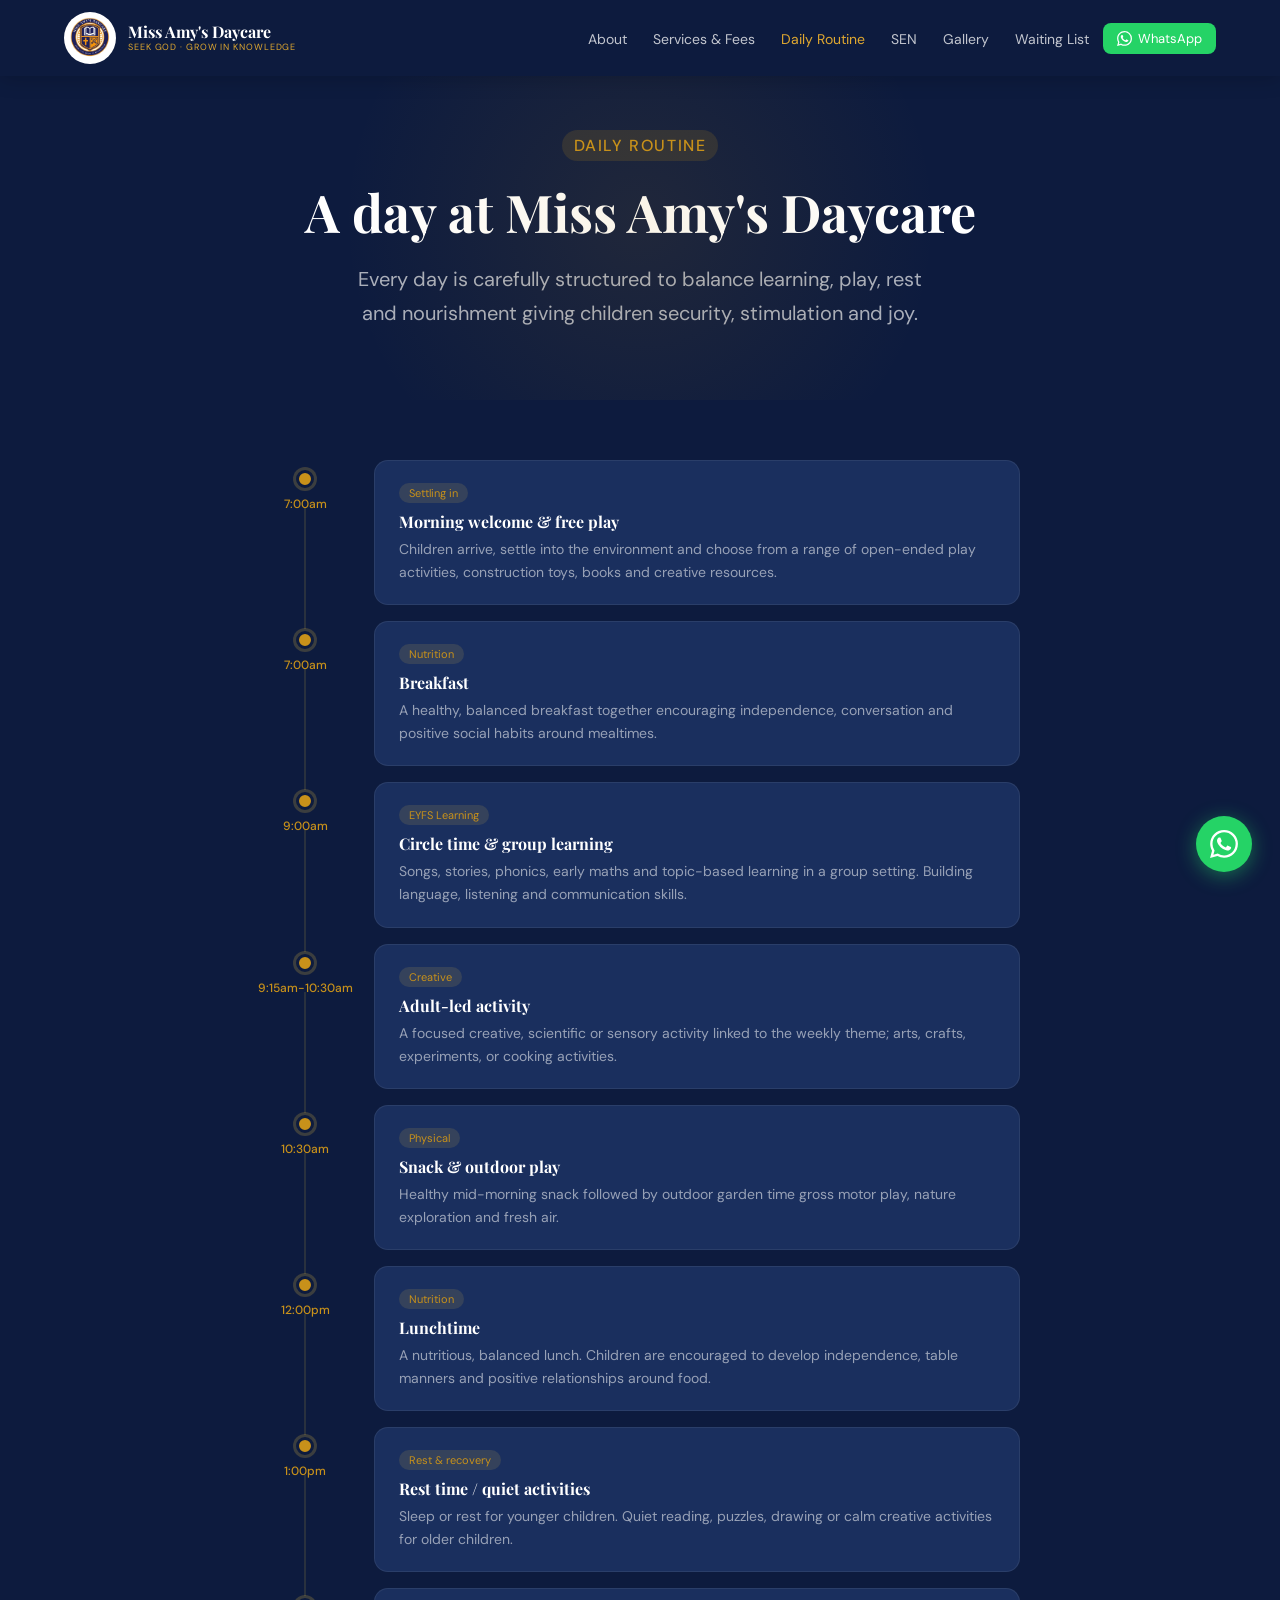
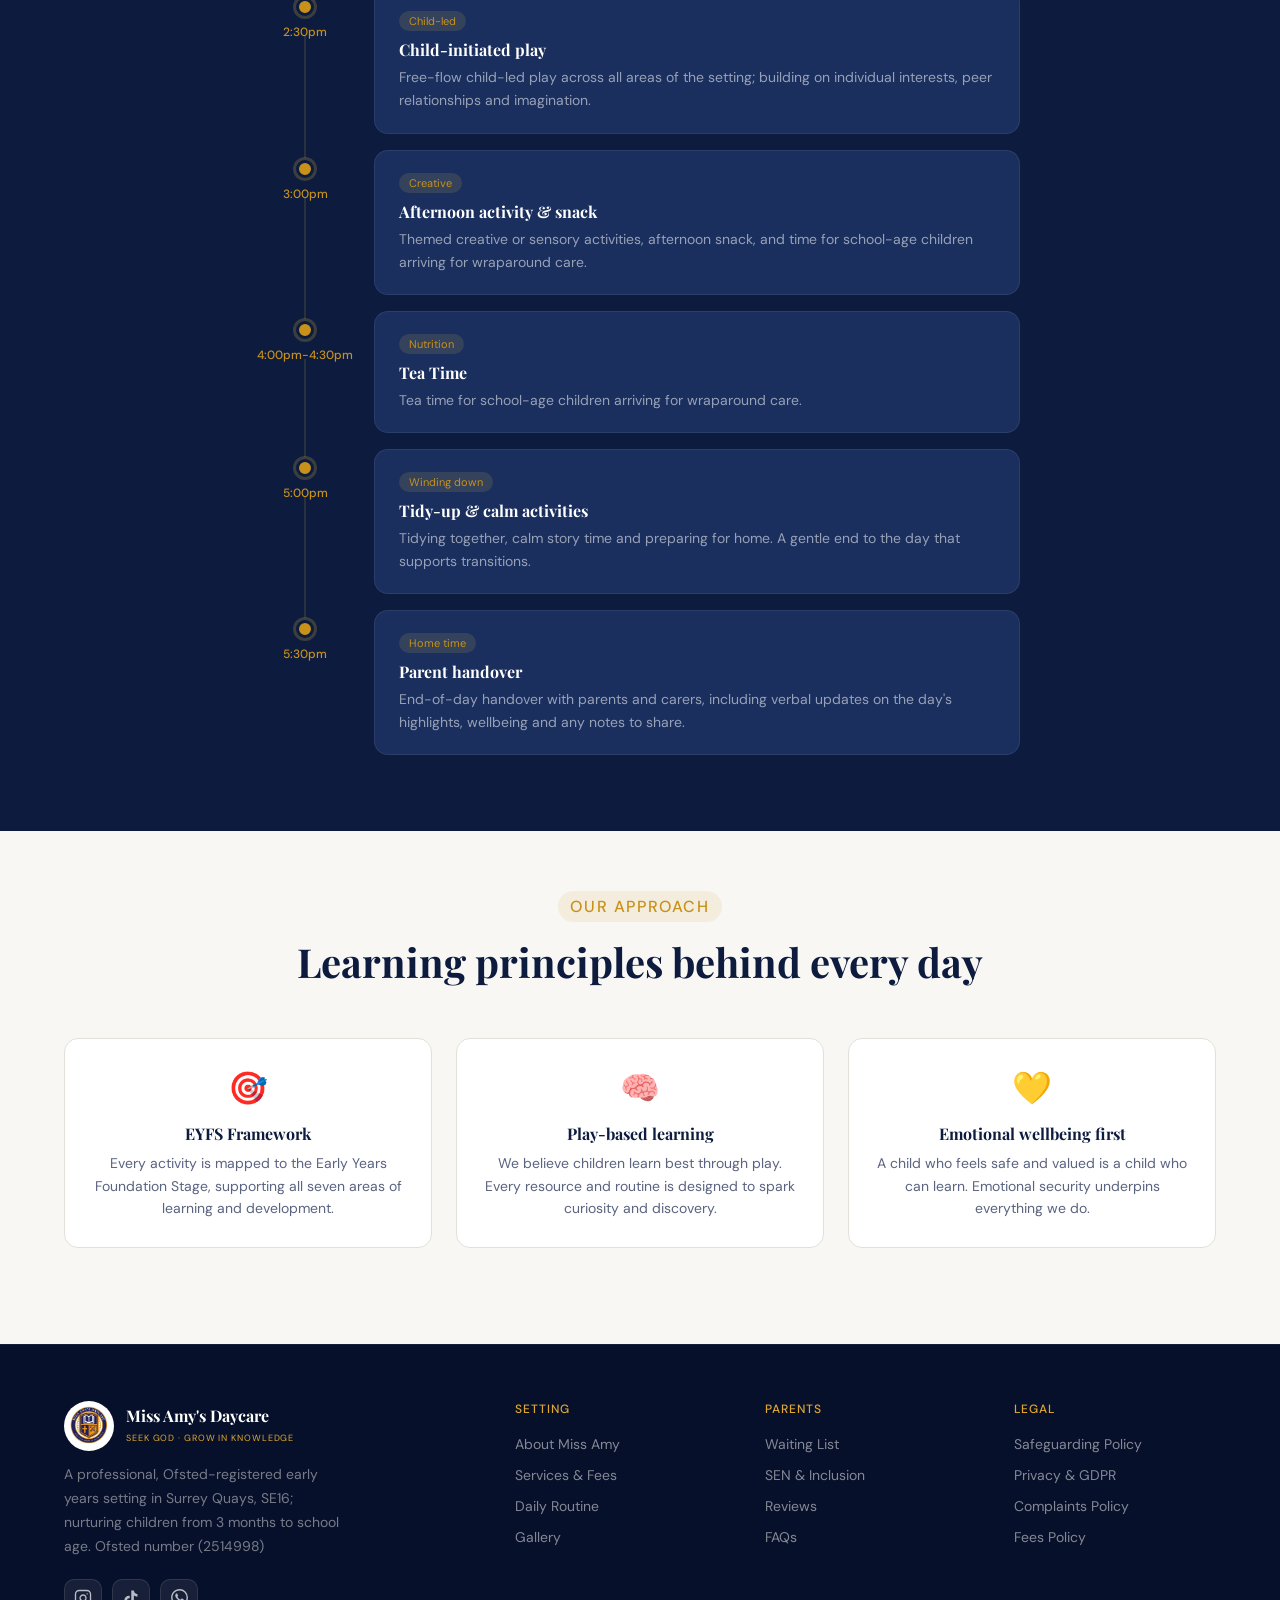
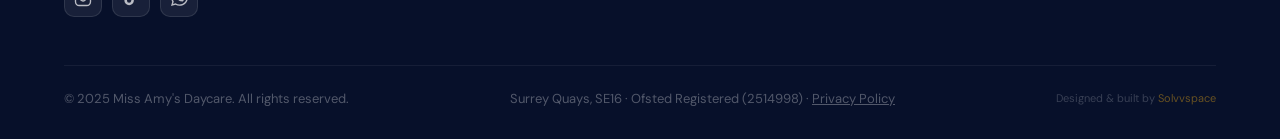
<file: daily-routine.html>
<!DOCTYPE html>
<html lang="en">
<head>
  <meta charset="UTF-8">
  <meta name="viewport" content="width=device-width, initial-scale=1.0">
  <meta name="description" content="See a typical day at Miss Amy's Daycare. Structured routine balancing learning, play, meals and rest for safe, happy development.">
  <meta property="og:title" content="Daily Routine — Miss Amy's Daycare">
  <meta property="og:description" content="Discover how a typical day is structured at Miss Amy's Daycare to support child development.">
  <meta property="og:type" content="website">
  <meta name="theme-color" content="#0d1b3e">
  <title>Daily Routine — Miss Amy's Daycare</title>
  <link rel="icon" href="Img/favicon_missamy.png" type="image/png">
  <link rel="canonical" href="https://missamy-daycare.co.uk/daily-routine.html">
  <link rel="stylesheet" href="Css/style.css">
</head>
<body>
  <div id="nav-placeholder"></div>

  <!-- BREADCRUMB SCHEMA MARKUP -->
  <script type="application/ld+json">
  {
    "@context": "https://schema.org",
    "@type": "BreadcrumbList",
    "itemListElement": [
      {
        "@type": "ListItem",
        "position": 1,
        "name": "Home",
        "item": "https://missamy-daycare.co.uk/"
      },
      {
        "@type": "ListItem",
        "position": 2,
        "name": "Daily Routine",
        "item": "https://missamy-daycare.co.uk/daily-routine.html"
      }
    ]
  }
  </script>
  <div class="page-hero">
    <span class="section-label">Daily Routine</span>
    <h1>A day at Miss Amy's Daycare</h1>
    <p>Every day is carefully structured to balance learning, play, rest and nourishment giving children security, stimulation and joy.</p>
  </div>

  <div class="routine-section">
    <div class="routine-wrap fade-in">
      <div class="r-item"><div class="r-time"><div class="r-dot"></div><span class="r-label">7:00am</span></div>
      <div class="r-card"><div class="tag">Settling in</div>
      <h4>Morning welcome &amp; free play</h4>
          <p>Children arrive, settle into the environment and choose from a range of open-ended play activities, construction toys, books and creative resources.</p></div>
        </div>


      <div class="r-item"><div class="r-time"><div class="r-dot"></div><span class="r-label">7:00am</span></div><div class="r-card"><div class="tag">Nutrition</div><h4>Breakfast</h4><p>A healthy, balanced breakfast together encouraging independence, conversation and positive social habits around mealtimes.</p></div></div>


      <div class="r-item"><div class="r-time"><div class="r-dot"></div><span class="r-label">9:00am</span></div><div class="r-card"><div class="tag">EYFS Learning</div><h4>Circle time &amp; group learning</h4><p>Songs, stories, phonics, early maths and topic-based learning in a group setting. Building language, listening and communication skills.</p></div></div>


      <div class="r-item"><div class="r-time"><div class="r-dot"></div><span class="r-label">9:15am-10:30am</span></div><div class="r-card"><div class="tag">Creative</div><h4>Adult-led activity</h4><p>A focused creative, scientific or sensory activity linked to the weekly theme; arts, crafts, experiments, or cooking activities.</p></div></div>


      <div class="r-item"><div class="r-time"><div class="r-dot"></div><span class="r-label">10:30am</span></div><div class="r-card"><div class="tag">Physical</div><h4>Snack &amp; outdoor play</h4><p>Healthy mid-morning snack followed by outdoor garden time gross motor play, nature exploration and fresh air.</p></div></div>


      <div class="r-item"><div class="r-time"><div class="r-dot"></div><span class="r-label">12:00pm</span></div><div class="r-card"><div class="tag">Nutrition</div><h4>Lunchtime</h4><p>A nutritious, balanced lunch. Children are encouraged to develop independence, table manners and positive relationships around food.</p></div></div>

      
      <div class="r-item"><div class="r-time"><div class="r-dot"></div><span class="r-label">1:00pm</span></div><div class="r-card"><div class="tag">Rest &amp; recovery</div><h4>Rest time / quiet activities</h4><p>Sleep or rest for younger children. Quiet reading, puzzles, drawing or calm creative activities for older children.</p></div></div>


      <div class="r-item"><div class="r-time"><div class="r-dot"></div><span class="r-label">2:30pm</span></div><div class="r-card"><div class="tag">Child-led</div><h4>Child-initiated play</h4><p>Free-flow child-led play across all areas of the setting; building on individual interests, peer relationships and imagination.</p></div></div>


      <div class="r-item"><div class="r-time"><div class="r-dot"></div><span class="r-label">3:00pm</span></div><div class="r-card"><div class="tag">Creative</div><h4>Afternoon activity &amp; snack</h4><p>Themed creative or sensory activities, afternoon snack, and time for school-age children arriving for wraparound care.</p></div></div>

      <div class="r-item"><div class="r-time"><div class="r-dot"></div><span class="r-label">4:00pm-4:30pm</span></div><div class="r-card"><div class="tag">Nutrition</div><h4>Tea Time</h4><p> Tea time for school-age children arriving for wraparound care.</p></div></div>


      <div class="r-item"><div class="r-time"><div class="r-dot"></div><span class="r-label">5:00pm</span></div><div class="r-card"><div class="tag">Winding down</div><h4>Tidy-up &amp; calm activities</h4><p>Tidying together, calm story time and preparing for home. A gentle end to the day that supports transitions.</p></div></div>

      <div class="r-item"><div class="r-time"><div class="r-dot"></div><span class="r-label">5:30pm</span></div><div class="r-card"><div class="tag">Home time</div>
        <h4>Parent handover</h4>
          <p>End-of-day handover with parents and carers, including verbal updates on the day's highlights, wellbeing and any notes to share.</p></div>
    </div>
    </div>
  </div>

  <div class="principles">
    <div class="section-header center fade-in">
      <span class="section-label">Our Approach</span>
      <h2 class="section-title">Learning principles behind every day</h2>
    </div>
    <div class="prin-grid fade-in">
      <div class="prin-card"><div class="icon">🎯</div><h4>EYFS Framework</h4><p>Every activity is mapped to the Early Years Foundation Stage, supporting all seven areas of learning and development.</p></div>
      <div class="prin-card"><div class="icon">🧠</div><h4>Play-based learning</h4><p>We believe children learn best through play. Every resource and routine is designed to spark curiosity and discovery.</p></div>
      <div class="prin-card"><div class="icon">💛</div><h4>Emotional wellbeing first</h4><p>A child who feels safe and valued is a child who can learn. Emotional security underpins everything we do.</p></div>
    </div>
    <div style="text-align:center;margin-top:36px">
    </div>
  </div>

  <div id="footer-placeholder"></div>
  <script src="Js/shared.js"></script>
  <script>renderNav('daily-routine.html'); renderFooter(); initFadeIn();</script>
</body>
</html>
</file>
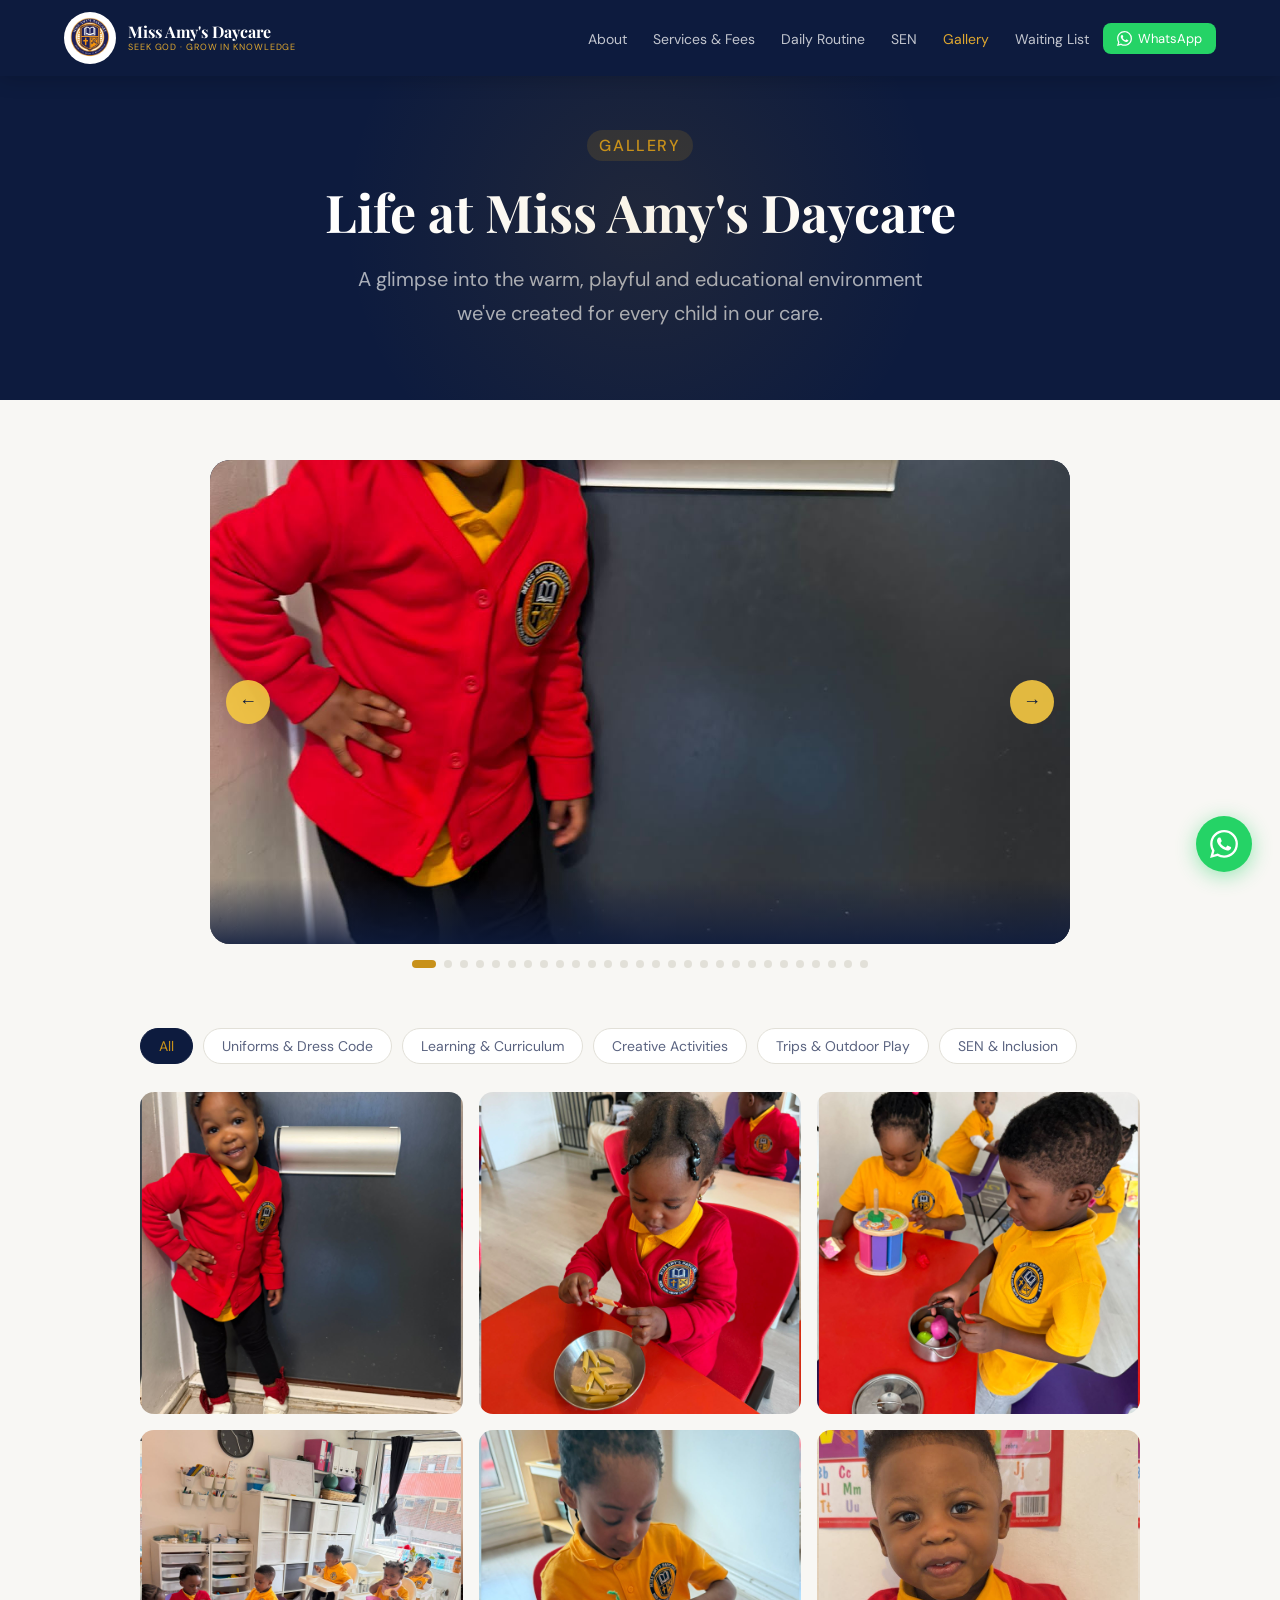
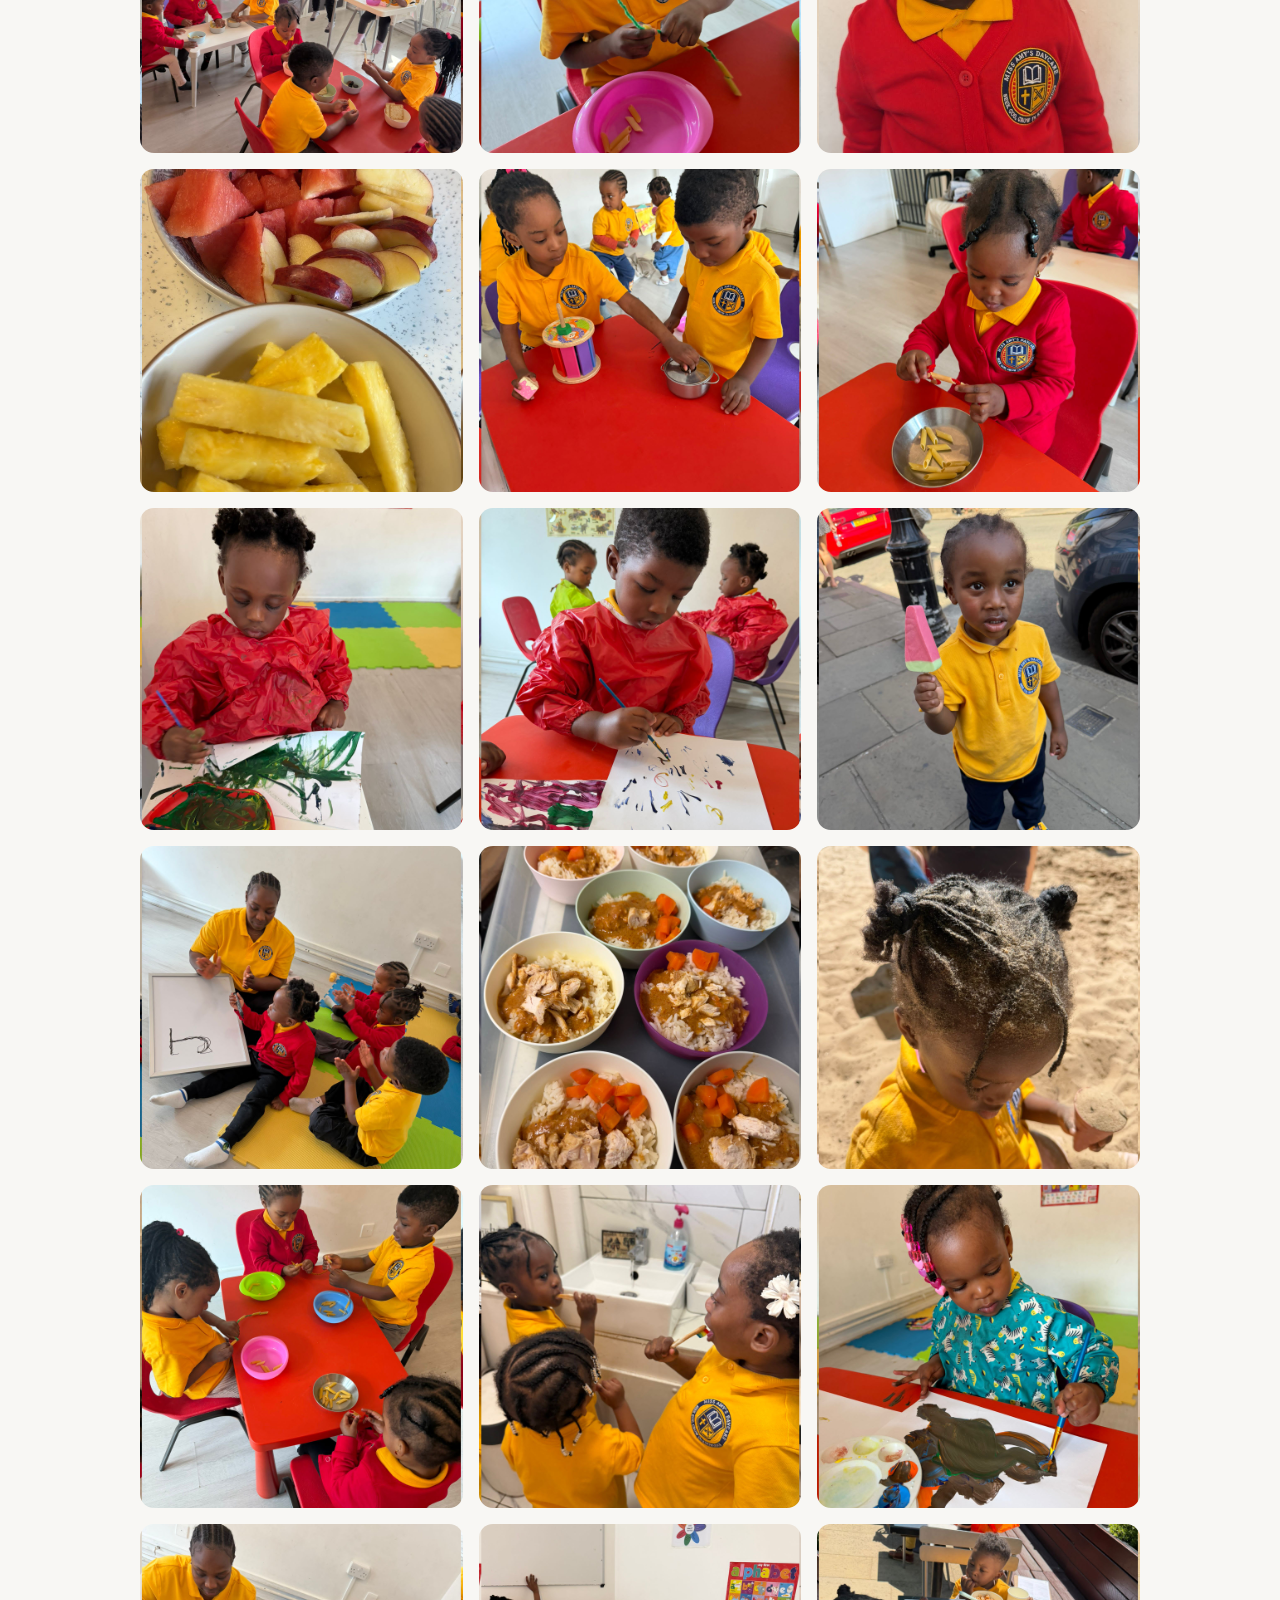
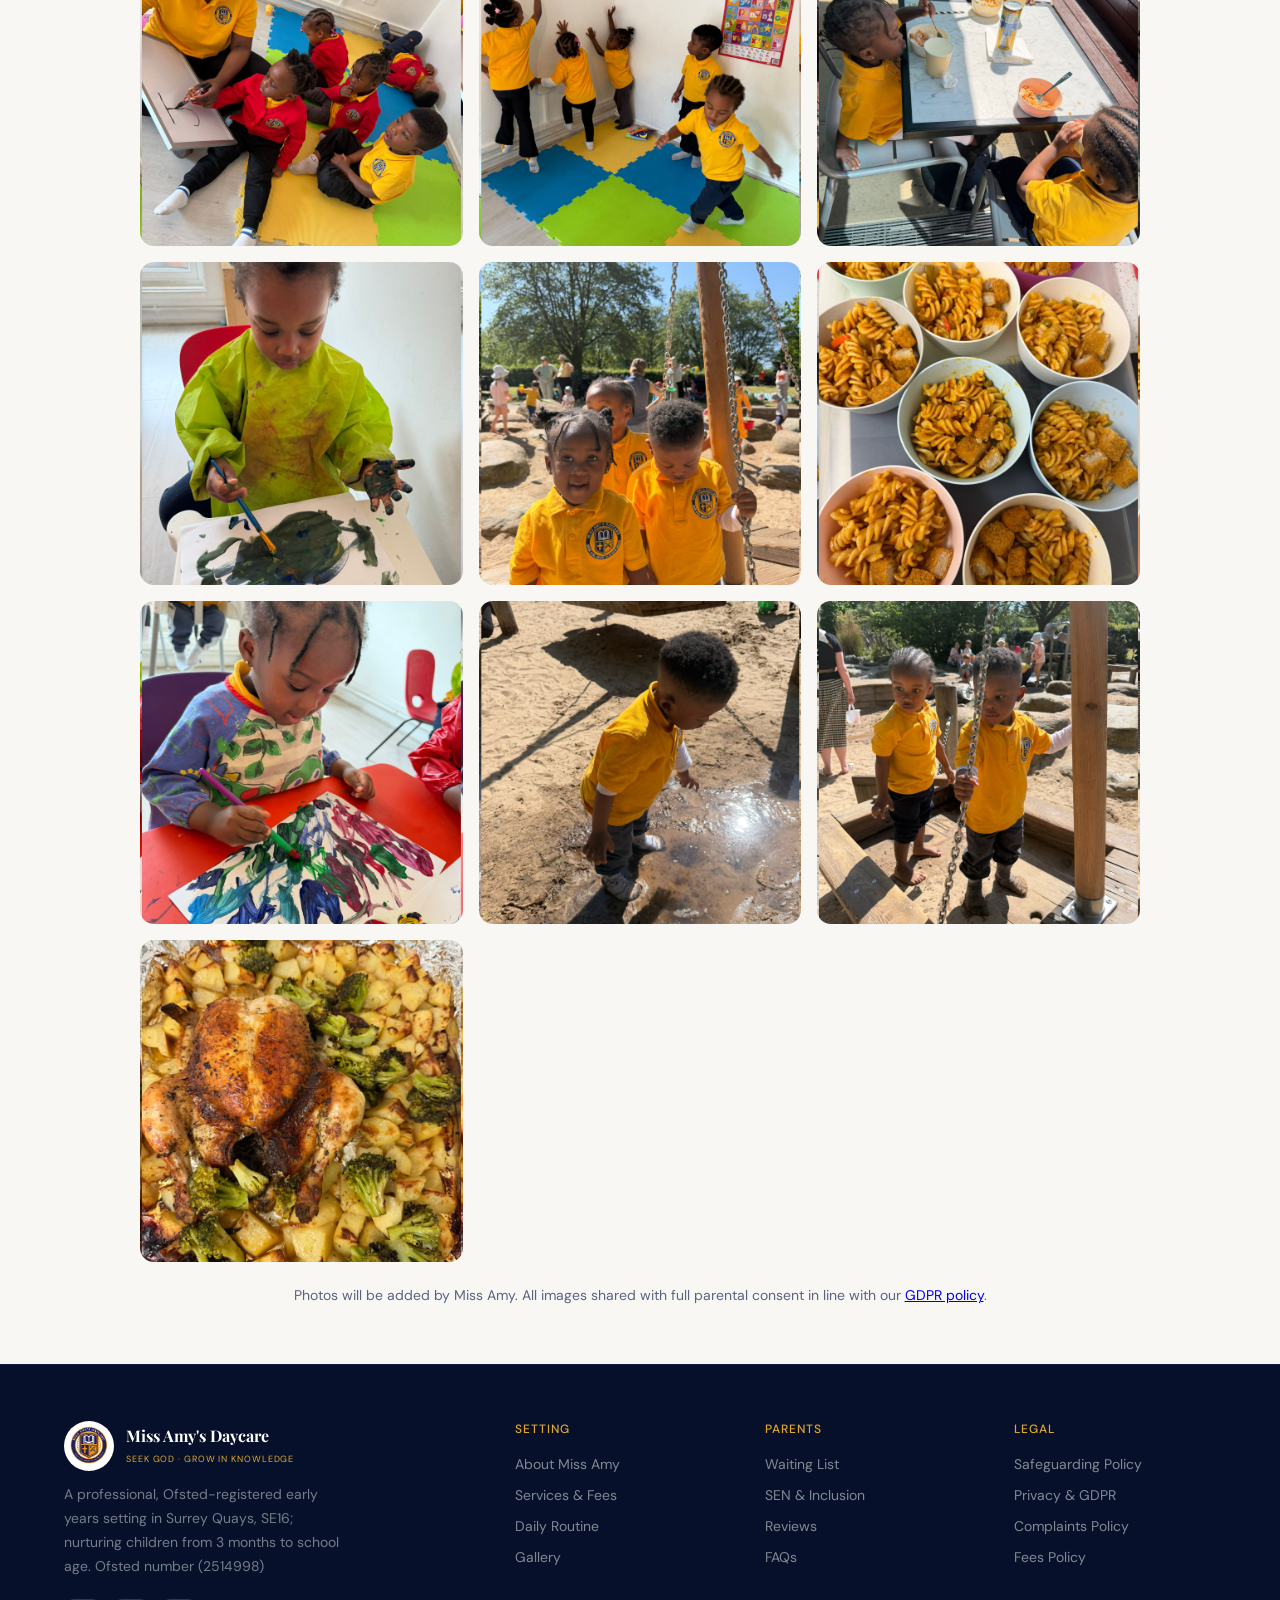
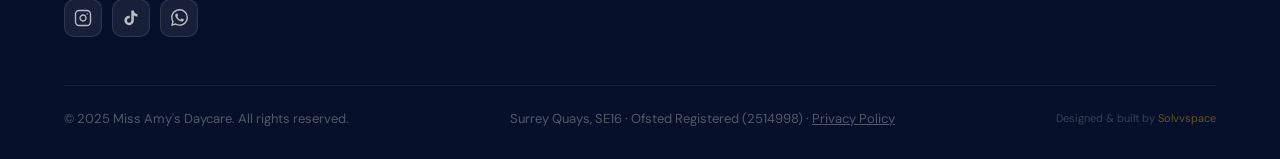
<file: gallery.html>
<!DOCTYPE html>
<html lang="en">
<head>
  <meta charset="UTF-8">
  <meta name="viewport" content="width=device-width, initial-scale=1.0">
  <meta name="description" content="Explore Miss Amy's Daycare gallery. See our learning spaces, outdoor play areas, creative activities and SEN inclusive environment.">
  <meta property="og:title" content="Gallery — Miss Amy's Daycare">
  <meta property="og:description" content="Photo gallery showcasing the warm, playful environment at Miss Amy's Daycare in Surrey Quays.">
  <meta property="og:type" content="website">
  <meta name="theme-color" content="#0d1b3e">
  <title>Gallery — Miss Amy's Daycare</title>
  <link rel="icon" href="Img/favicon_missamy.png" type="image/png">
  <link rel="canonical" href="https://missamy-daycare.co.uk/gallery.html">
  <link rel="stylesheet" href="Css/style.css">
</head>
<body>
  <div id="nav-placeholder"></div>

  <!-- BREADCRUMB SCHEMA MARKUP -->
  <script type="application/ld+json">
  {
    "@context": "https://schema.org",
    "@type": "BreadcrumbList",
    "itemListElement": [
      {
        "@type": "ListItem",
        "position": 1,
        "name": "Home",
        "item": "https://missamy-daycare.co.uk/"
      },
      {
        "@type": "ListItem",
        "position": 2,
        "name": "Gallery",
        "item": "https://missamy-daycare.co.uk/gallery.html"
      }
    ]
  }
  </script>

  <div class="page-hero">
    <span class="section-label">Gallery</span>
    <h1>Life at Miss Amy's Daycare</h1>
    <p>A glimpse into the warm, playful and educational environment we've created for every child in our care.</p>
  </div>

  <div class="gallery-section">

    <!-- SLIDESHOW -->
    <div class="slideshow-wrap fade-in">
      <div class="slideshow" id="slideshow">
        <!-- Slides generated dynamically by JavaScript -->
        <button class="slide-btn prev" onclick="changeSlide(-1)">&#8592;</button>
        <button class="slide-btn next" onclick="changeSlide(1)">&#8594;</button>
      </div>
      <div class="slide-dots" id="dots"></div>
    </div>

    <!-- CATEGORIES -->
    <div style="max-width:1000px;margin:0 auto">
      <div class="gallery-categories">
        
        <button class="cat-btn active" onclick="filterGallery('all', this)">All</button>
        <button class="cat-btn" onclick="filterGallery('uniforms', this)" id="uniforms">Uniforms &amp; Dress Code</button>
        <button class="cat-btn" onclick="filterGallery('learning', this)">Learning &amp; Curriculum</button>
        <button class="cat-btn" onclick="filterGallery('creative', this)">Creative Activities</button>
        <button class="cat-btn" onclick="filterGallery('trips', this)">Trips &amp; Outdoor Play</button>
        <button class="cat-btn" onclick="filterGallery('sen', this)">SEN &amp; Inclusion</button>
        
      </div>

      <div class="gallery-grid" id="gallery-grid">
        <!-- Gallery thumbnails generated dynamically by JavaScript -->
      </div>
      <p style="text-align:center;font-size:14px;color:var(--muted);margin-top:24px">Photos will be added by Miss Amy. All images shared with full parental consent in line with our <a href="policies.html#gdpr">GDPR policy</a>.</p>
    </div>
  </div>

  <div id="footer-placeholder"></div>
  <script src="Js/shared.js"></script>
  <script>
    renderNav('gallery.html');
    renderFooter();
    initFadeIn();

    // Gallery data configuration - Easy to add new images!
    // Just add a new object with: { img: 'IMG-X.jpg', cat: 'category', desc: 'optional description', alt: 'alt text' }
    const galleryData = [
      { img: 'IMG-1.jpg', cat: 'uniforms', desc: 'Lightweight summer collection', alt: 'Children wearing lightweight summer uniform collection at Miss Amy\'s Daycare' },
      { img: 'IMG-2.jpg', cat: 'uniforms', alt: 'Uniform dress code display at Miss Amy\'s Daycare' },
      { img: 'IMG-3.jpg', cat: 'learning', alt: 'Children engaged in learning and curriculum activities' },
      { img: 'IMG-4.jpg', cat: 'sen', alt: 'SEN inclusive play environment for children with additional needs' },
      { img: 'IMG-5.jpg', cat: 'creative', alt: 'Children doing creative artwork and crafts' },
      { img: 'IMG-6.jpg', cat: 'uniforms', alt: 'Uniform options for different seasons' },
      { img: 'IMG-7.jpg', cat: 'trips', alt: 'Children on outdoor trip and adventure activity' },
      { img: 'IMG-8.jpg', cat: 'learning', alt: 'Structured learning activity at Miss Amy\'s Daycare' },
      { img: 'IMG-9.jpg', cat: 'learning', alt: 'Early years learning and development activity' },
      { img: 'IMG-10.jpg', cat: 'creative', alt: 'Creative play and artistic expression' },
      { img: 'IMG-11.jpg', cat: 'creative', alt: 'Arts and crafts creative activity' },
      { img: 'IMG-12.jpg', cat: 'trips', alt: 'Outdoor trip and outing activity' },
      { img: 'IMG-13.jpg', cat: 'learning', alt: 'Children learning in the daycare setting' },
      { img: 'IMG-14.jpg', cat: 'creative', alt: 'Creative workshop and hands-on activity' },
      { img: 'IMG-15.jpg', cat: 'trips', alt: 'Group outing and outdoor adventure' },
      { img: 'IMG-16.jpg', cat: 'learning', alt: 'Educational learning environment' },
      { img: 'IMG-17.jpg', cat: 'sen', alt: 'Inclusive support for children with SEN' },
      { img: 'IMG-18.jpg', cat: 'creative', alt: 'Creative play with art materials' },
      { img: 'IMG-19.jpg', cat: 'learning', alt: 'Learning and play activity' },
      { img: 'IMG-20.jpg', cat: 'learning', alt: 'Early years curriculum activity' },
      { img: 'IMG-21.jpg', cat: 'trips', alt: 'Outdoor play and exploration trip' },
      { img: 'IMG-22.jpg', cat: 'creative', alt: 'Creative expression and crafting' },
      { img: 'IMG-23.jpg', cat: 'trips', alt: 'Community outing and adventure' },
      { img: 'IMG-24.jpg', cat: 'sen', alt: 'Sensory and inclusive play activity' },
      { img: 'IMG-25.jpg', cat: 'creative', alt: 'Creative and imaginative play' },
      { img: 'IMG-26.jpg', cat: 'trips', alt: 'Educational outdoor trip' },
      { img: 'IMG-27.jpg', cat: 'trips', alt: 'Children on outdoor adventure and exploration' },
      { img: 'IMG-28.jpg', cat: 'sen', alt: 'Specialist support and inclusive activity' }
    ];

    // Initialize slideshow
    const slideshowEl = document.getElementById('slideshow');
    const dotsContainer = document.getElementById('dots');
    const galleryGrid = document.getElementById('gallery-grid');
    let current = 0;

    // Generate slides from data
    galleryData.forEach((item, i) => {
      const slide = document.createElement('div');
      slide.className = 'slide' + (i === 0 ? ' active' : '');
      slide.innerHTML = `
        <div class="slide-placeholder" style="background-image: url('Img/${item.img}'); background-size: cover; background-position: center;">
          <span class="slide-label"></span>
        </div>
        <div class="slide-caption">
          <h3></h3>
          <p></p>
        </div>
      `;
      slideshowEl.insertBefore(slide, slideshowEl.querySelector('.prev'));
    });

    // Generate gallery grid thumbnails from data
    galleryData.forEach(item => {
      const thumb = document.createElement('div');
      thumb.className = 'gallery-thumb';
      thumb.dataset.cat = item.cat;
      thumb.style.backgroundImage = `url('Img/${item.img}')`;
      thumb.style.backgroundSize = 'cover';
      thumb.style.backgroundPosition = 'center';
      thumb.setAttribute('role', 'img');
      thumb.setAttribute('aria-label', item.alt || `Gallery image from Miss Amy's Daycare`);
      thumb.innerHTML = `
        <span class="thumb-label"></span>
        <div class="thumb-overlay"><span>${item.desc || ''}</span></div>
      `;
      galleryGrid.appendChild(thumb);
    });

    // Slideshow controls
    const slides = document.querySelectorAll('.slide');
    slides.forEach((_, i) => {
      const d = document.createElement('div');
      d.className = 'dot' + (i === 0 ? ' active' : '');
      d.onclick = () => goTo(i);
      dotsContainer.appendChild(d);
    });

    function goTo(n) {
      slides[current].classList.remove('active');
      dotsContainer.children[current].classList.remove('active');
      current = (n + slides.length) % slides.length;
      slides[current].classList.add('active');
      dotsContainer.children[current].classList.add('active');
    }
    function changeSlide(dir) { goTo(current + dir); }
    setInterval(() => changeSlide(1), 5000);

    // Gallery filter
    function filterGallery(cat, btn) {
      document.querySelectorAll('.cat-btn').forEach(b => b.classList.remove('active'));
      btn.classList.add('active');
      document.querySelectorAll('.gallery-thumb').forEach(t => {
        t.style.display = (cat === 'all' || t.dataset.cat === cat) ? 'flex' : 'none';
      });
    }
  </script>
</body>
</html>
</file>
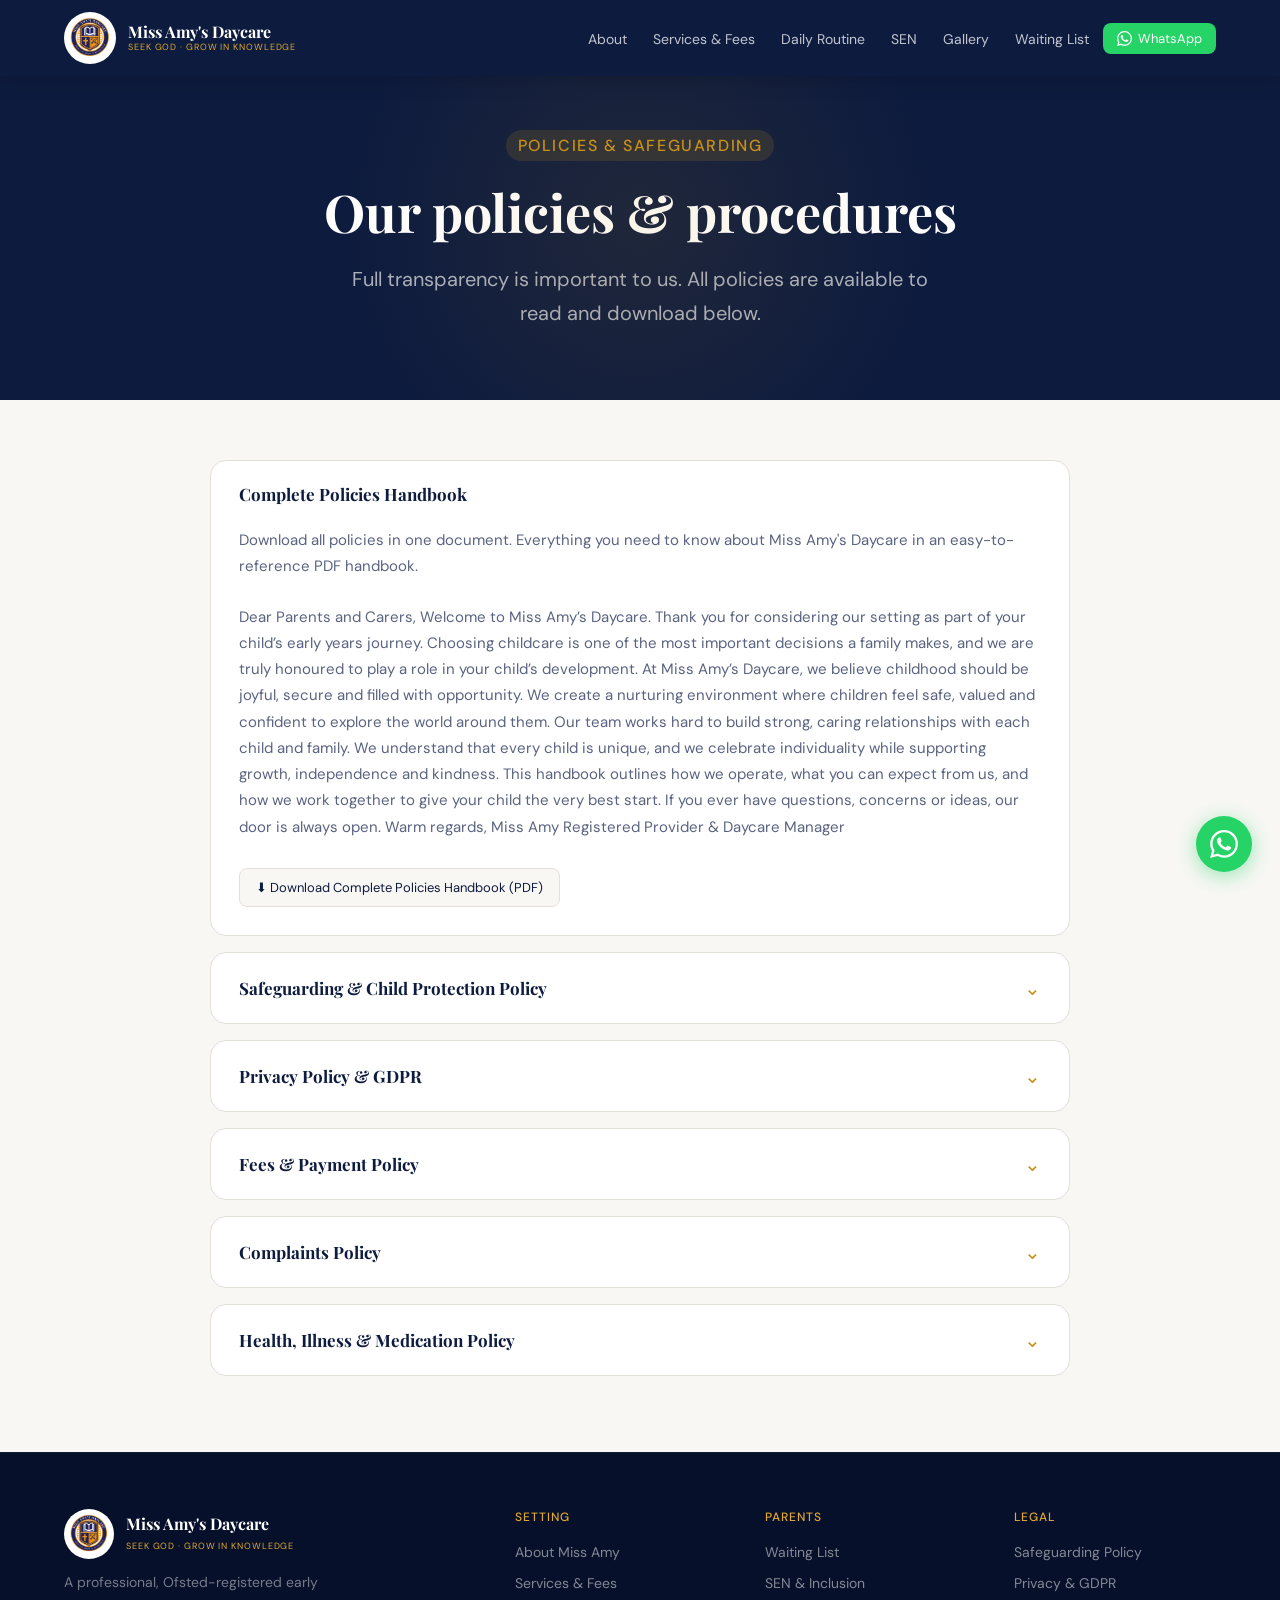
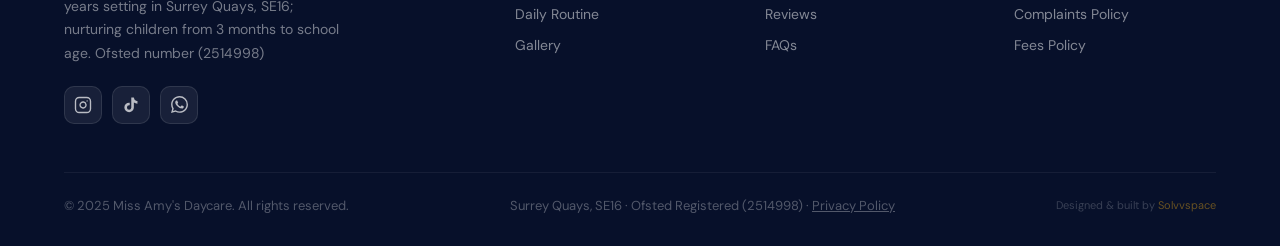
<file: policies.html>
<!DOCTYPE html>
<html lang="en">
<head>
  <meta charset="UTF-8">
  <meta name="viewport" content="width=device-width, initial-scale=1.0">
  <meta name="description" content="Safeguarding policies and procedures at Miss Amy's Daycare. GDPR, data protection, complaints and safeguarding information.">
  <meta property="og:title" content="Policies — Miss Amy's Daycare">
  <meta property="og:description" content="View all policies and safeguarding procedures at Miss Amy's Daycare.">
  <meta property="og:type" content="website">
  <meta name="theme-color" content="#0d1b3e">
  <title>Policies — Miss Amy's Daycare</title>
  <link rel="icon" href="Img/favicon_missamy.png" type="image/png">
  <link rel="canonical" href="https://missamy-daycare.co.uk/policies.html">
  <link rel="stylesheet" href="Css/style.css">
</head>
<body>
  <div id="nav-placeholder"></div>

  <!-- BREADCRUMB SCHEMA MARKUP -->
  <script type="application/ld+json">
  {
    "@context": "https://schema.org",
    "@type": "BreadcrumbList",
    "itemListElement": [
      {
        "@type": "ListItem",
        "position": 1,
        "name": "Home",
        "item": "https://missamy-daycare.co.uk/"
      },
      {
        "@type": "ListItem",
        "position": 2,
        "name": "Policies",
        "item": "https://missamy-daycare.co.uk/policies.html"
      }
    ]
  }
  </script>
  <div class="page-hero">
    <span class="section-label">Policies &amp; Safeguarding</span>
    <h1>Our policies &amp; procedures</h1>
    <p>Full transparency is important to us. All policies are available to read and download below.</p>
  </div>

  <div class="policies-section">
    <div class="policies-wrap">

      <div class="policy-block fade-in open">
        <div class="policy-header">
          <h3>Complete Policies Handbook</h3>
        </div>
        <div class="policy-content">
          <p style="margin-bottom: 24px;">Download all policies in one document. Everything you need to know about Miss Amy's Daycare in an easy-to-reference PDF handbook.
           
          <p> Dear Parents and Carers,
            Welcome to Miss Amy’s Daycare.
              Thank you for considering our setting as part of your child’s early years journey. Choosing childcare
              is one of the most important decisions a family makes, and we are truly honoured to play a role in
              your child’s development.
              At Miss Amy’s Daycare, we believe childhood should be joyful, secure and filled with opportunity.
              We create a nurturing environment where children feel safe, valued and confident to explore the
              world around them.
              Our team works hard to build strong, caring relationships with each child and family. We understand
              that every child is unique, and we celebrate individuality while supporting growth, independence
              and kindness.
              This handbook outlines how we operate, what you can expect from us, and how we work together
              to give your child the very best start.
              If you ever have questions, concerns or ideas, our door is always open.
              Warm regards,
              Miss Amy
              Registered Provider & Daycare Manager
          </p>
          </p>
          <a href="Img/Miss Amy's Daycare Policies & Procedures Handbook- 2026 V.1.pdf" class="download-btn">⬇ Download Complete Policies Handbook (PDF)</a>

        </div>
      </div>

      <div class="policy-block fade-in" id="safeguarding">
        <div class="policy-header" onclick="togglePolicy(this)">
          <h3>Safeguarding &amp; Child Protection Policy</h3>
          <span class="arr">&#8964;</span>
        </div>
        <div class="policy-content">
          <p>The safety and welfare of children in our care is our absolute priority. Miss Amy's Daycare operates in full compliance with the statutory safeguarding guidance set out in <em>Working Together to Safeguard Children</em> (2023) and the EYFS Statutory Framework.</p>
          <h4>Key commitments</h4>
          <ul>
            <li>All staff hold current enhanced DBS checks and up-to-date safeguarding training</li>
            <li>Miss Amy is the designated Safeguarding Lead for the setting</li>
            <li>Any concerns about a child's welfare are reported promptly to the relevant local authority</li>
            <li>Parents are made aware of safeguarding procedures on registration</li>
            <li>Regular safeguarding reviews and training updates are maintained</li>
          </ul>
          <p style="margin-top:14px">If you have a safeguarding concern about a child, contact Southwark Children's Services on 020 7525 1921 or the NSPCC helpline on 0808 800 5000.</p>
          <a href="Img/Miss Amy's Daycare Policies & Procedures Handbook- 2026 V.1.pdf" class="download-btn">⬇ Download Complete Policies Handbook (PDF)</a>
        </div>
      </div>

      <div class="policy-block fade-in" id="gdpr">
        <div class="policy-header" onclick="togglePolicy(this)">
          <h3>Privacy Policy &amp; GDPR</h3>
          <span class="arr">&#8964;</span>
        </div>
        <div class="policy-content">
          <p>Miss Amy's Daycare takes data protection seriously. We comply fully with the UK General Data Protection Regulation (UK GDPR) and the Data Protection Act 2018.</p>
          <h4>What data we collect</h4>
          <ul>
            <li>Child registration details (name, date of birth, medical information, emergency contacts)</li>
            <li>Parent/guardian contact details</li>
            <li>Photos and observations (with explicit parental consent only)</li>
            <li>Enquiry and waiting list information submitted via this website</li>
          </ul>
          <h4>How we use your data</h4>
          <ul>
            <li>To provide and administer childcare services</li>
            <li>To communicate with parents about their child's care and development</li>
            <li>To meet our legal obligations including safeguarding and Ofsted requirements</li>
            <li>We never sell or share data with third parties for marketing purposes</li>
          </ul>
          <h4>Your rights</h4>
          <ul>
            <li>You have the right to access, correct or request deletion of your personal data at any time</li>
            <li>To exercise these rights, contact us directly</li>
          </ul>
          <a href="Img/Miss Amy's Daycare Policies & Procedures Handbook- 2026 V.1.pdf" class="download-btn">⬇ Download Complete Policies Handbook (PDF)</a>
        </div>
      </div>

      <div class="policy-block fade-in" id="fees">
        <div class="policy-header" onclick="togglePolicy(this)">
          <h3>Fees &amp; Payment Policy</h3>
          <span class="arr">&#8964;</span>
        </div>
        <div class="policy-content">
          <p>All fees are agreed in writing prior to a child starting. Our fees policy ensures clarity and fairness for all families.</p>
          <h4>Key points</h4>
          <ul>
            <li>Fees are reviewed annually and families are given 4 weeks' written notice of any changes</li>
            <li>Payment is due [weekly/monthly to be confirmed by Miss Amy] in advance</li>
            <li>Government-funded hours are accepted for eligible children — please enquire</li>
            <li>Childcare vouchers and Tax-Free Childcare are accepted</li>
            <li>A registration deposit may be required to secure a place</li>
            <li>Notice period for leaving: 4 weeks' written notice required</li>
          </ul>
          <a href="Img/Miss Amy's Daycare Policies & Procedures Handbook- 2026 V.1.pdf" class="download-btn">⬇ Download Complete Policies Handbook (PDF)</a>
        </div>
      </div>

      <div class="policy-block fade-in" id="complaints">
        <div class="policy-header" onclick="togglePolicy(this)">
          <h3>Complaints Policy</h3>
          <span class="arr">&#8964;</span>
        </div>
        <div class="policy-content">
          <p>Miss Amy's Daycare is committed to providing the highest standard of care. If you have a concern or complaint, we want to hear it and resolve it promptly and fairly.</p>
          <h4>How to raise a concern</h4>
          <ul>
            <li>Step 1: Speak directly with Miss Amy in the first instance — most concerns can be resolved informally</li>
            <li>Step 2: If unresolved, submit your complaint in writing to Miss Amy's Daycare</li>
            <li>Step 3: Written complaints will receive a formal response within 28 days</li>
            <li>If you remain unsatisfied, you may contact Ofsted on 0300 123 1231</li>
          </ul>
          <a href="Img/Miss Amy's Daycare Policies & Procedures Handbook- 2026 V.1.pdf" class="download-btn">⬇ Download Complete Policies Handbook (PDF)</a>
        </div>
      </div>

      <div class="policy-block fade-in">
        <div class="policy-header" onclick="togglePolicy(this)">
          <h3>Health, Illness &amp; Medication Policy</h3>
          <span class="arr">&#8964;</span>
        </div>
        <div class="policy-content">
          <p>The health of all children and staff is protected through clear guidelines on illness, medication administration and health emergencies.</p>
          <h4>Key points</h4>
          <ul>
            <li>Children with infectious illness must remain at home for the recommended exclusion period</li>
            <li>Prescription medication may be administered with written parental consent and a signed medication form</li>
            <li>Miss Amy holds a current Paediatric First Aid certificate</li>
            <li>Any accidents or incidents are recorded and parents notified on the same day</li>
            <li>Allergy information is held on file for every child and reviewed regularly</li>
          </ul>
          <a href="Img/Miss Amy's Daycare Policies & Procedures Handbook- 2026 V.1.pdf" class="download-btn">⬇ Download Complete Policies Handbook (PDF)</a>
        </div>
      </div>

    </div>
  </div>

  <div id="footer-placeholder"></div>
  <script src="Js/shared.js"></script>
  <script>
    renderNav('policies.html'); renderFooter(); initFadeIn();
    function togglePolicy(header) {
      const block = header.parentElement;
      block.classList.toggle('open');
    }
    // Auto-open if hash matches
    if (window.location.hash) {
      const el = document.querySelector(window.location.hash);
      if (el) el.classList.add('open');
    }
  </script>
</body>
</html>
</file>
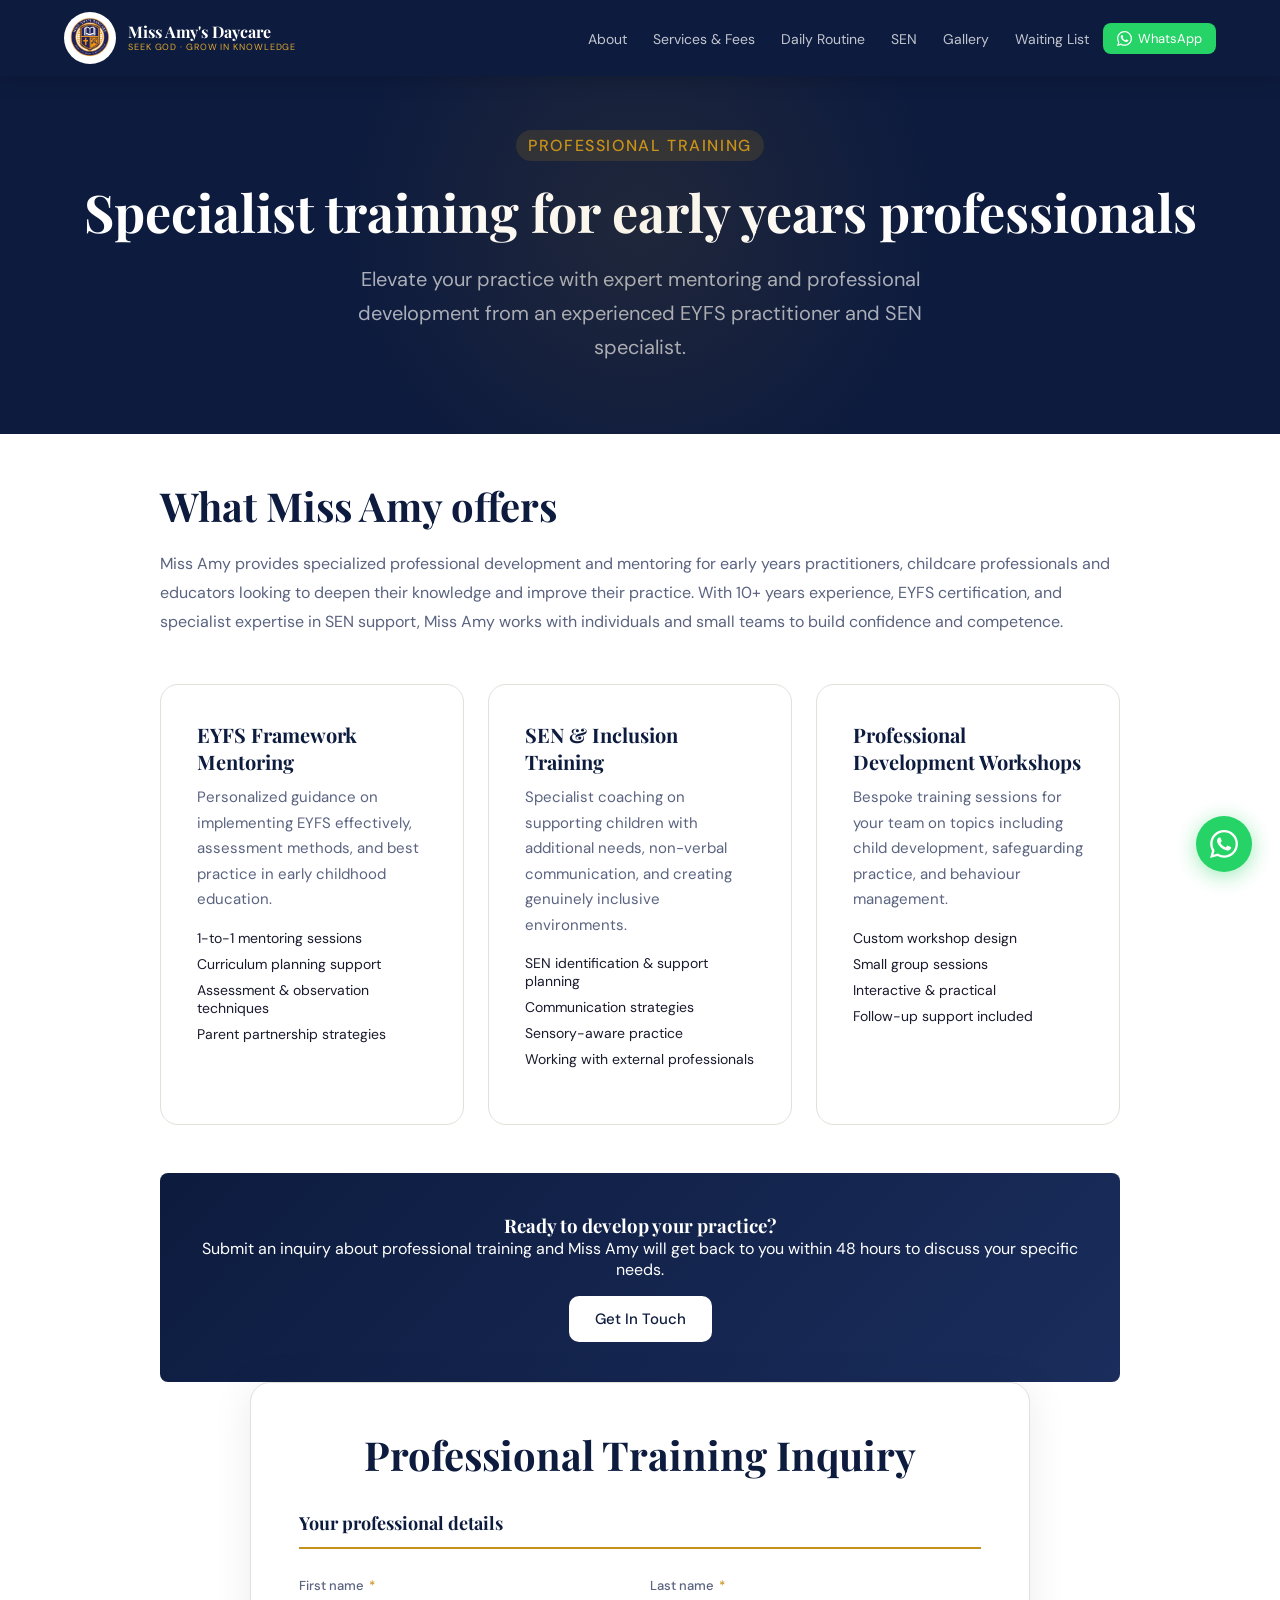
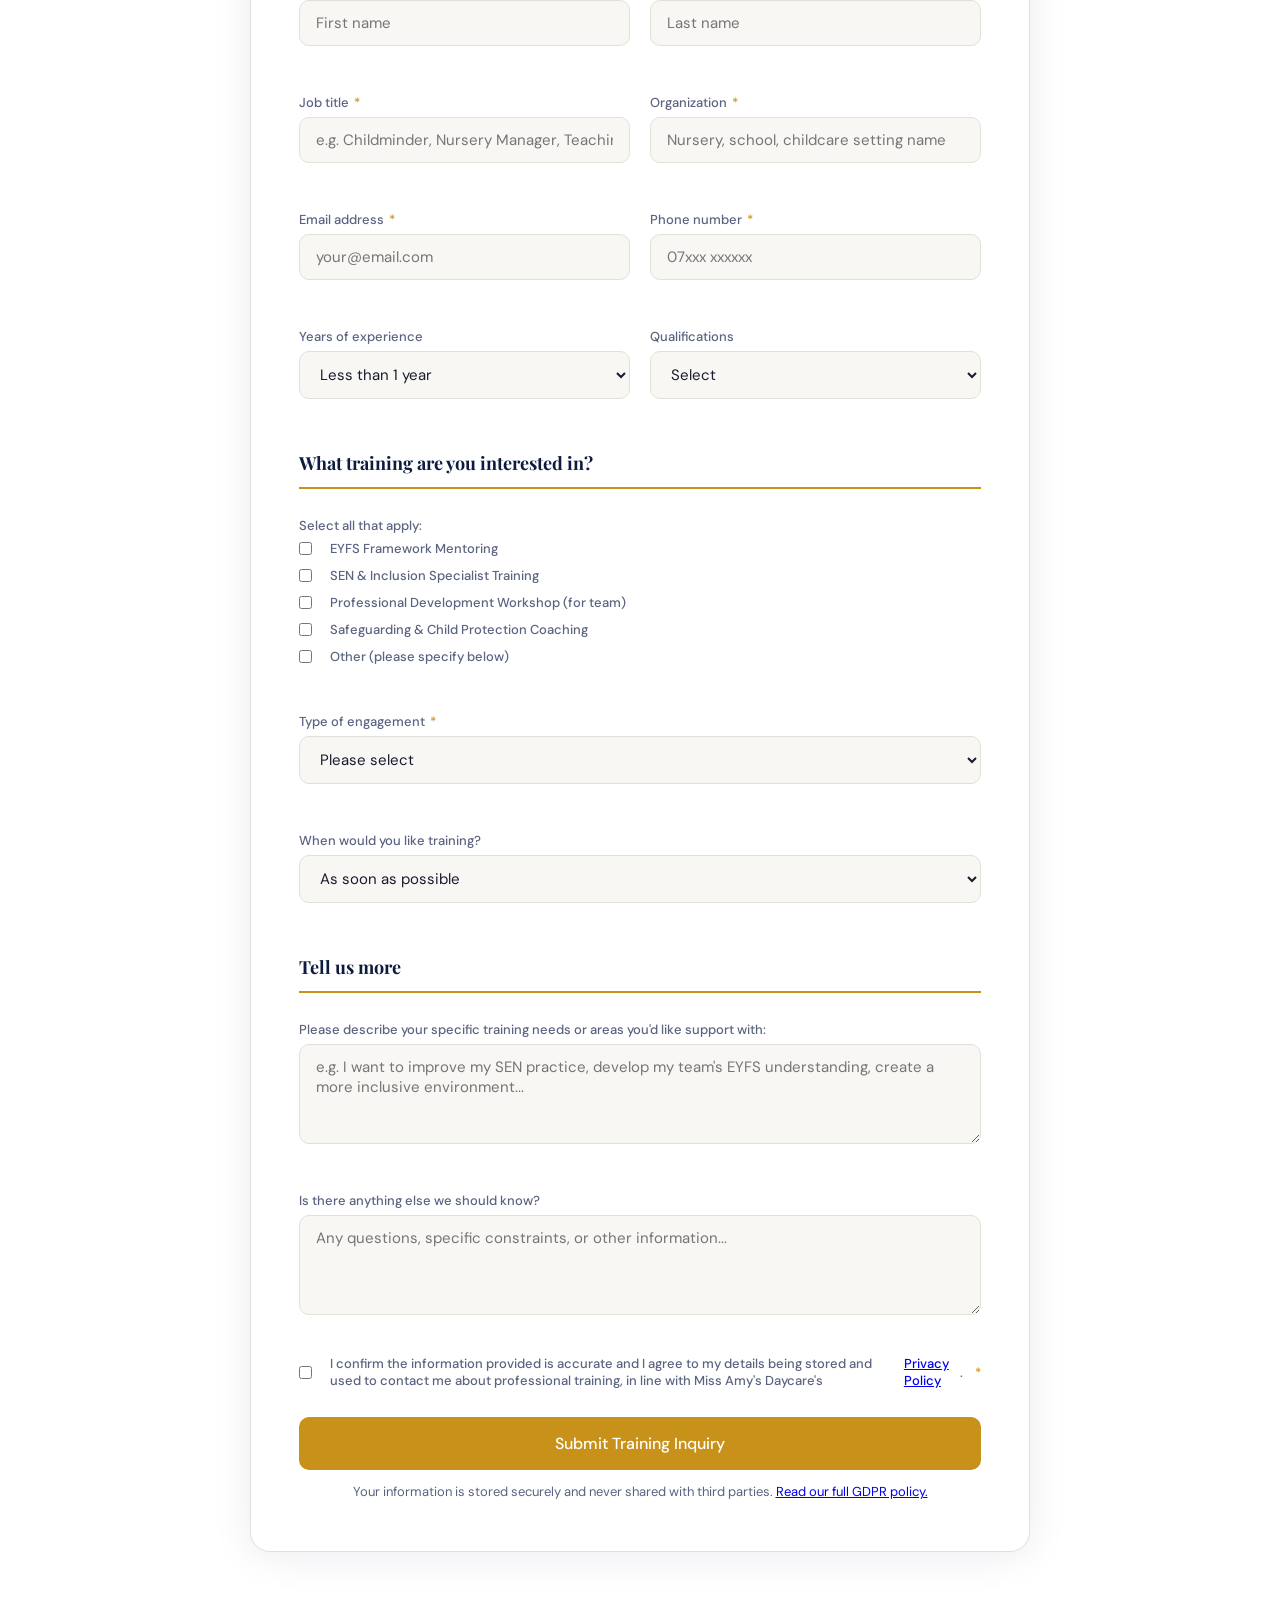
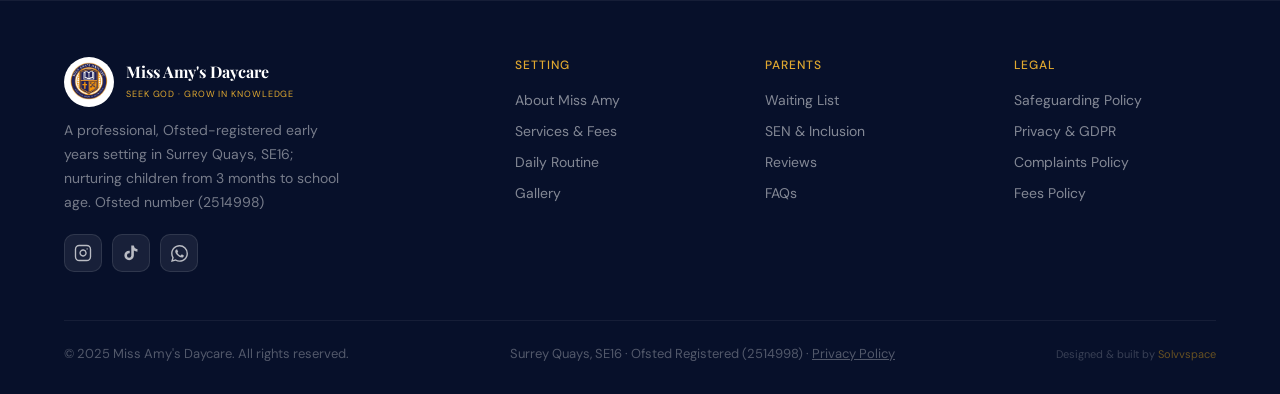
<file: professional-training.html>
<!DOCTYPE html>
<html lang="en">
<head>
  <meta charset="UTF-8">
  <meta name="viewport" content="width=device-width, initial-scale=1.0">
  <meta name="description" content="Professional training and mentoring with Miss Amy. EYFS practitioner training, SEN specialist coaching, early years professional development.">
  <meta property="og:title" content="Professional Training — Miss Amy's Daycare">
  <meta property="og:description" content="Specialized training and mentoring for early years professionals and practitioners.">
  <meta property="og:type" content="business.business">
  <meta name="theme-color" content="#0d1b3e">
  <title>Professional Training — Miss Amy's Daycare</title>
  <link rel="icon" href="Img/favicon_missamy.png" type="image/png">
  <link rel="canonical" href="https://missamy-daycare.co.uk/professional-training.html">
  <link rel="stylesheet" href="Css/style.css">
</head>
<body>
  <div id="nav-placeholder"></div>

  <!-- BREADCRUMB SCHEMA MARKUP -->
  <script type="application/ld+json">
  {
    "@context": "https://schema.org",
    "@type": "BreadcrumbList",
    "itemListElement": [
      {
        "@type": "ListItem",
        "position": 1,
        "name": "Home",
        "item": "https://missamy-daycare.co.uk/"
      },
      {
        "@type": "ListItem",
        "position": 2,
        "name": "Professional Training",
        "item": "https://missamy-daycare.co.uk/professional-training.html"
      }
    ]
  }
  </script>

  <div class="page-hero">
    <span class="section-label">Professional Training</span>
    <h1>Specialist training for early years professionals</h1>
    <p>Elevate your practice with expert mentoring and professional development from an experienced EYFS practitioner and SEN specialist.</p>
  </div>

  <div class="training-section">
    <div class="training-intro fade-in">
      <h2 class="section-title">What Miss Amy offers</h2>
      <p>Miss Amy provides specialized professional development and mentoring for early years practitioners, childcare professionals and educators looking to deepen their knowledge and improve their practice. With 10+ years experience, EYFS certification, and specialist expertise in SEN support, Miss Amy works with individuals and small teams to build confidence and competence.</p>
    </div>

    <div class="training-grid">
      <div class="svc-card">
        <h3>EYFS Framework Mentoring</h3>
        <p>Personalized guidance on implementing EYFS effectively, assessment methods, and best practice in early childhood education.</p>
        <ul class="svc-includes">
          <li>1-to-1 mentoring sessions</li>
          <li>Curriculum planning support</li>
          <li>Assessment & observation techniques</li>
          <li>Parent partnership strategies</li>
        </ul>
      </div>
      <div class="svc-card">
        <h3>SEN & Inclusion Training</h3>
        <p>Specialist coaching on supporting children with additional needs, non-verbal communication, and creating genuinely inclusive environments.</p>
        <ul class="svc-includes">
          <li>SEN identification & support planning</li>
          <li>Communication strategies</li>
          <li>Sensory-aware practice</li>
          <li>Working with external professionals</li>
        </ul>
      </div>
      <div class="svc-card">
        <h3>Professional Development Workshops</h3>
        <p>Bespoke training sessions for your team on topics including child development, safeguarding practice, and behaviour management.</p>
        <ul class="svc-includes">
          <li>Custom workshop design</li>
          <li>Small group sessions</li>
          <li>Interactive & practical</li>
          <li>Follow-up support included</li>
        </ul>
      </div>
    </div>

    <div class="training-cta fade-in">
      <h3>Ready to develop your practice?</h3>
      <p>Submit an inquiry about professional training and Miss Amy will get back to you within 48 hours to discuss your specific needs.</p>
      <a href="#training-form" class="btn-primary">Get In Touch</a>
    </div>

    <div class="form-card fade-in" id="training-form">
      <h2 class="section-title">Professional Training Inquiry</h2>
      <form method="POST" action="https://formspree.io/f/mvzldzqe" id="training-form-element">

        <!-- Section 1: Professional Details -->
        <h3 class="form-section-title">Your professional details</h3>
        <div class="form-grid">
          <div class="form-group">
            <label>First name <span class="req">*</span></label>
            <input type="text" name="prof_first_name" placeholder="First name" required>
          </div>
          <div class="form-group">
            <label>Last name <span class="req">*</span></label>
            <input type="text" name="prof_last_name" placeholder="Last name" required>
          </div>
          <div class="form-group">
            <label>Job title <span class="req">*</span></label>
            <input type="text" name="job_title" placeholder="e.g. Childminder, Nursery Manager, Teaching Assistant" required>
          </div>
          <div class="form-group">
            <label>Organization <span class="req">*</span></label>
            <input type="text" name="organization" placeholder="Nursery, school, childcare setting name" required>
          </div>
          <div class="form-group">
            <label>Email address <span class="req">*</span></label>
            <input type="email" name="email" placeholder="your@email.com" required>
          </div>
          <div class="form-group">
            <label>Phone number <span class="req">*</span></label>
            <input type="tel" name="phone" placeholder="07xxx xxxxxx" required>
          </div>
          <div class="form-group">
            <label>Years of experience</label>
            <select name="experience">
              <option>Less than 1 year</option>
              <option>1-3 years</option>
              <option>3-5 years</option>
              <option>5-10 years</option>
              <option>10+ years</option>
            </select>
          </div>
          <div class="form-group">
            <label>Qualifications</label>
            <select name="qualifications">
              <option value="">Select</option>
              <option>Unqualified</option>
              <option>Level 1 or 2</option>
              <option>Level 3 (EYFS/Childcare)</option>
              <option>Level 4+</option>
              <option>Degree</option>
              <option>Other</option>
            </select>
          </div>
        </div>

        <!-- Section 2: Training Needs -->
        <h3 class="form-section-title">What training are you interested in?</h3>
        <div class="form-grid">
          <div class="form-group full">
            <label>Select all that apply:</label>
            <div class="checkbox-group">
              <label class="checkbox-label"><input type="checkbox" name="training_interests" value="EYFS Mentoring"> EYFS Framework Mentoring</label>
              <label class="checkbox-label"><input type="checkbox" name="training_interests" value="SEN Training"> SEN & Inclusion Specialist Training</label>
              <label class="checkbox-label"><input type="checkbox" name="training_interests" value="Team Workshop"> Professional Development Workshop (for team)</label>
              <label class="checkbox-label"><input type="checkbox" name="training_interests" value="Safeguarding"> Safeguarding & Child Protection Coaching</label>
              <label class="checkbox-label"><input type="checkbox" name="training_interests" value="Other"> Other (please specify below)</label>
            </div>
          </div>
          <div class="form-group full">
            <label>Type of engagement <span class="req">*</span></label>
            <select name="engagement_type" required>
              <option value="">Please select</option>
              <option>1-to-1 mentoring</option>
              <option>Team workshop (5-10 people)</option>
              <option>Team workshop (10+ people)</option>
              <option>Not sure yet</option>
            </select>
          </div>
          <div class="form-group full">
            <label>When would you like training?</label>
            <select name="training_timeline">
              <option>As soon as possible</option>
              <option>Within 1 month</option>
              <option>1-3 months' time</option>
              <option>Flexible / to be discussed</option>
            </select>
          </div>
        </div>

        <!-- Section 3: Details -->
        <h3 class="form-section-title">Tell us more</h3>
        <div class="form-grid">
          <div class="form-group full">
            <label>Please describe your specific training needs or areas you'd like support with:</label>
            <textarea name="training_needs" placeholder="e.g. I want to improve my SEN practice, develop my team's EYFS understanding, create a more inclusive environment..."></textarea>
          </div>
          <div class="form-group full">
            <label>Is there anything else we should know?</label>
            <textarea name="additional_info" placeholder="Any questions, specific constraints, or other information..."></textarea>
          </div>
        </div>

        <!-- Consent -->
        <div class="form-group">
          <label class="checkbox-label">
            <input type="checkbox" name="consent" required>
            I confirm the information provided is accurate and I agree to my details being stored and used to contact me about professional training, in line with Miss Amy's Daycare's <a href="policies.html">Privacy Policy</a>. <span class="req">*</span>
          </label>
        </div>

        <button type="submit" class="btn-primary form-submit">Submit Training Inquiry</button>
        <p class="form-note">Your information is stored securely and never shared with third parties. <a href="policies.html#gdpr">Read our full GDPR policy.</a></p>
      </form>
    </div>
  </div>

  <div id="footer-placeholder"></div>
  <script src="Js/shared.js"></script>
  <script>renderNav('professional-training.html'); renderFooter(); initFadeIn();</script>
</body>
</html>
</file>
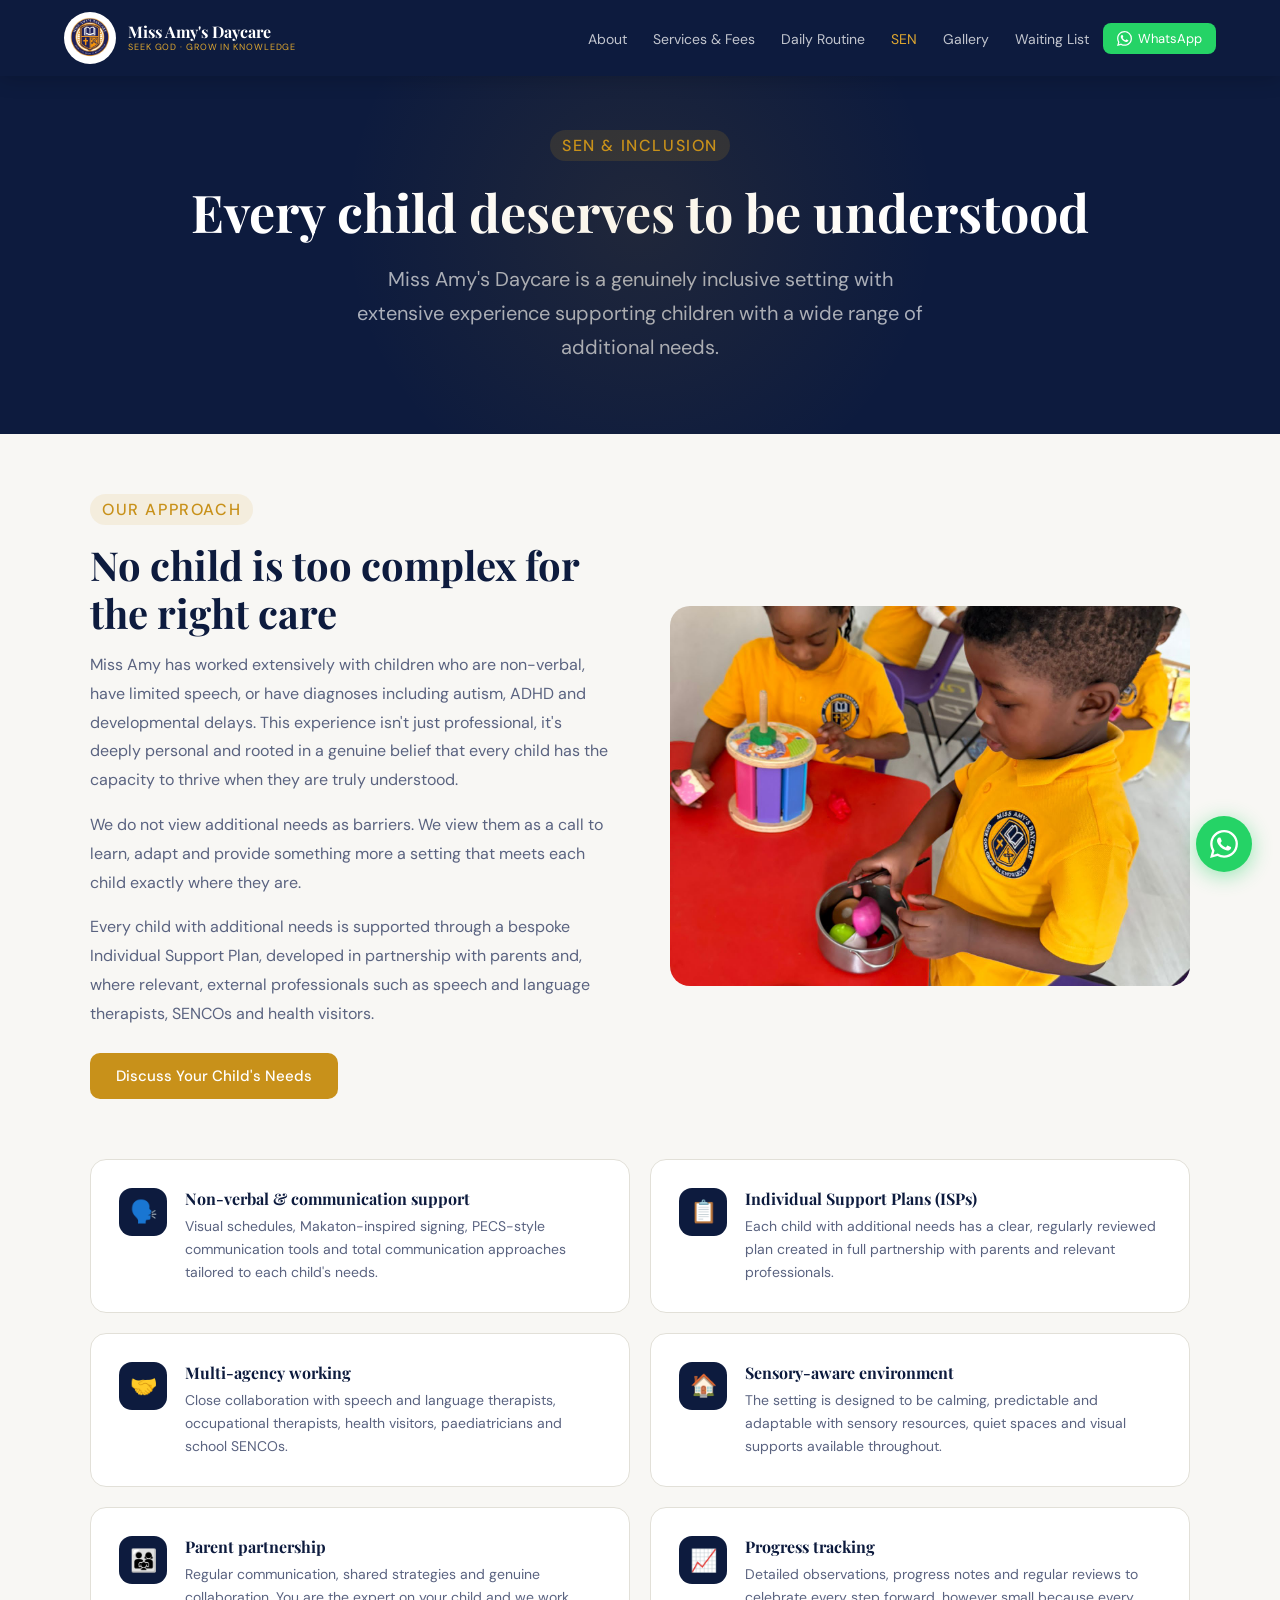
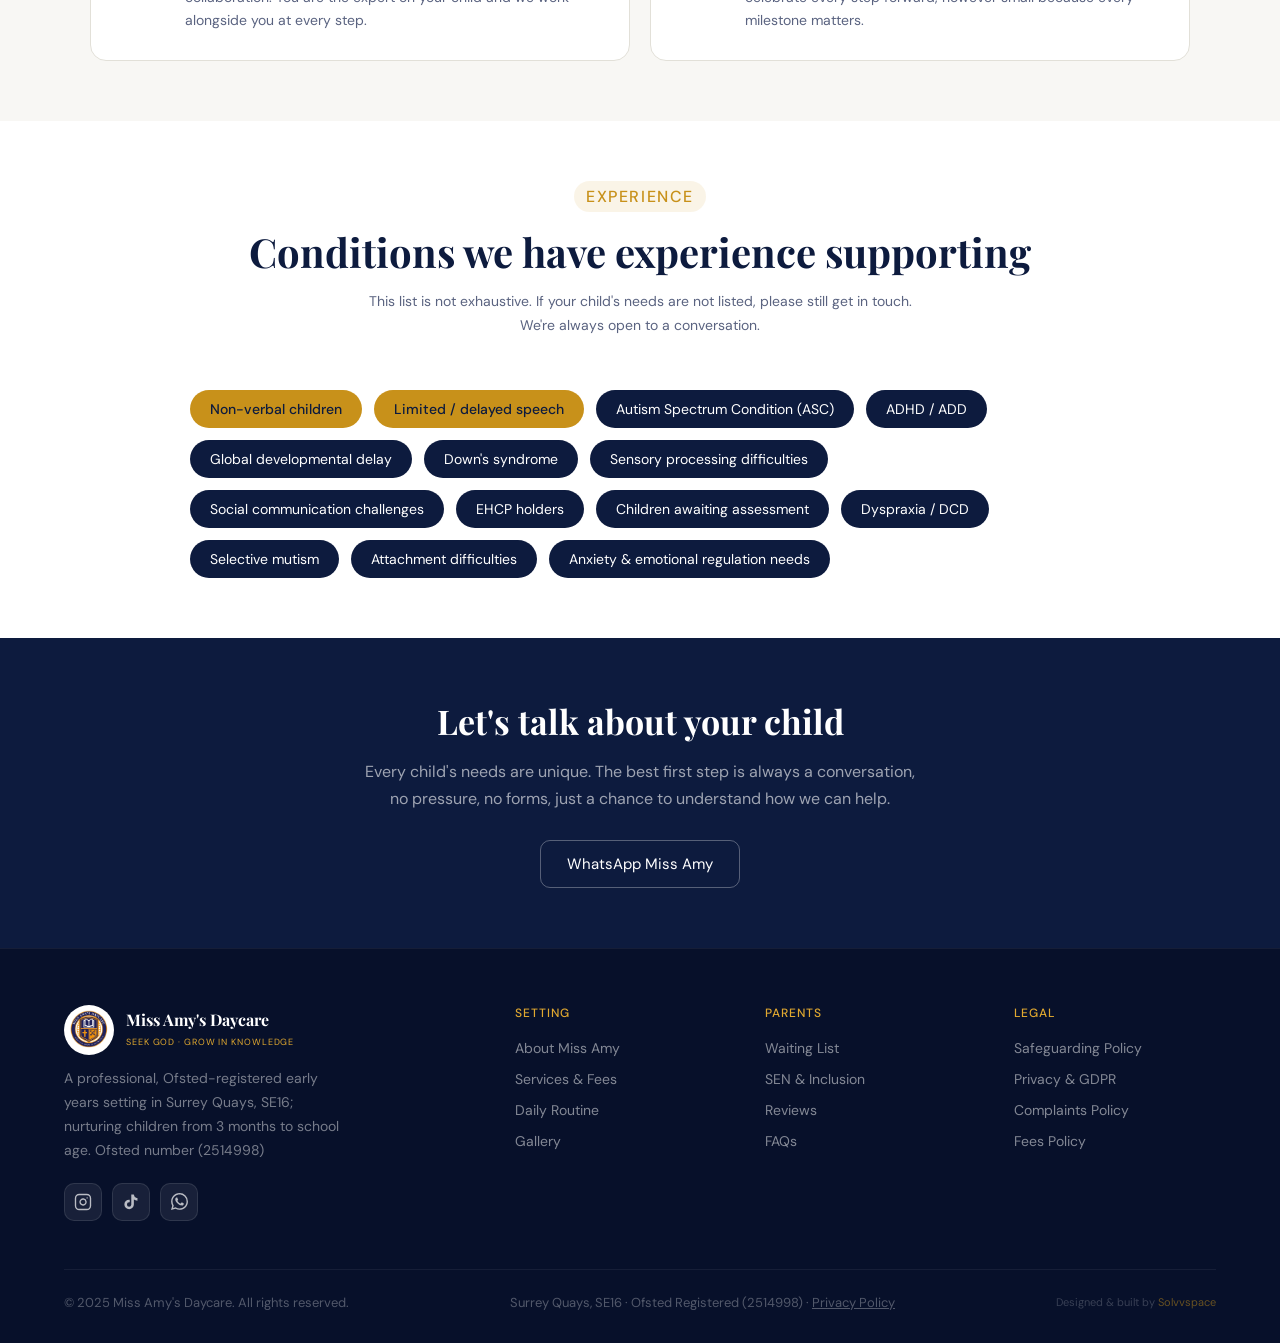
<file: sen.html>
<!DOCTYPE html>
<html lang="en">
<head>
  <meta charset="UTF-8">
  <meta name="viewport" content="width=device-width, initial-scale=1.0">
  <meta name="description" content="Specialist SEN and inclusion support at Miss Amy's Daycare. Experience with autism, non-verbal children, ADHD and additional needs.">
  <meta property="og:title" content="SEN &amp; Inclusion — Miss Amy's Daycare">
  <meta property="og:description" content="Inclusive childcare with expertise in supporting children with additional needs including non-verbal and limited speech.">
  <meta property="og:type" content="business.business">
  <meta name="theme-color" content="#0d1b3e">
  <title>SEN &amp; Inclusion — Miss Amy's Daycare</title>
  <link rel="icon" href="Img/favicon_missamy.png" type="image/png">
  <link rel="canonical" href="https://missamy-daycare.co.uk/sen.html">
  <link rel="stylesheet" href="Css/style.css">
</head>
<body>
  <div id="nav-placeholder"></div>

  <!-- BREADCRUMB SCHEMA MARKUP -->
  <script type="application/ld+json">
  {
    "@context": "https://schema.org",
    "@type": "BreadcrumbList",
    "itemListElement": [
      {
        "@type": "ListItem",
        "position": 1,
        "name": "Home",
        "item": "https://missamy-daycare.co.uk/"
      },
      {
        "@type": "ListItem",
        "position": 2,
        "name": "SEN & Inclusion",
        "item": "https://missamy-daycare.co.uk/sen.html"
      }
    ]
  }
  </script>
  <div class="page-hero">
    <span class="section-label">SEN &amp; Inclusion</span>
    <h1>Every child deserves to be understood</h1>
    <p>Miss Amy's Daycare is a genuinely inclusive setting with extensive experience supporting children with a wide range of additional needs.</p>
  </div>

  <div class="sen-section">
    <div class="sen-intro fade-in">
      <div>
        <span class="section-label">Our Approach</span>
        <h2 class="section-title">No child is too complex for the right care</h2>
        <p>Miss Amy has worked extensively with children who are non-verbal, have limited speech, or have diagnoses including autism, ADHD and developmental delays. This experience isn't just professional, it's deeply personal and rooted in a genuine belief that every child has the capacity to thrive when they are truly understood.</p>
        <p>We do not view additional needs as barriers. We view them as a call to learn, adapt and provide something more a setting that meets each child exactly where they are.</p>
        <p>Every child with additional needs is supported through a bespoke Individual Support Plan, developed in partnership with parents and, where relevant, external professionals such as speech and language therapists, SENCOs and health visitors.</p>
        <a href="waiting-list.html" class="btn-primary" style="margin-top:8px">Discuss Your Child's Needs</a>
      </div>
      <div class="sen-img" style="background-image: url('Img/IMG-3.jpg'); background-size: cover; background-position: center;" role="img" aria-label="SEN inclusive play environment for children with additional needs at Miss Amy's Daycare"></div>
    </div>

    <div class="sen-features fade-in">
      <div class="sen-feat"><div class="sen-feat-icon">🗣️</div><div><h4>Non-verbal &amp; communication support</h4><p>Visual schedules, Makaton-inspired signing, PECS-style communication tools and total communication approaches tailored to each child's needs.</p></div></div>
      <div class="sen-feat"><div class="sen-feat-icon">📋</div><div><h4>Individual Support Plans (ISPs)</h4><p>Each child with additional needs has a clear, regularly reviewed plan created in full partnership with parents and relevant professionals.</p></div></div>
      <div class="sen-feat"><div class="sen-feat-icon">🤝</div><div><h4>Multi-agency working</h4><p>Close collaboration with speech and language therapists, occupational therapists, health visitors, paediatricians and school SENCOs.</p></div></div>
      <div class="sen-feat"><div class="sen-feat-icon">🏠</div><div><h4>Sensory-aware environment</h4><p>The setting is designed to be calming, predictable and adaptable with sensory resources, quiet spaces and visual supports available throughout.</p></div></div>
      <div class="sen-feat"><div class="sen-feat-icon">👨‍👩‍👧</div><div><h4>Parent partnership</h4><p>Regular communication, shared strategies and genuine collaboration. You are the expert on your child and we work alongside you at every step.</p></div></div>
      <div class="sen-feat"><div class="sen-feat-icon">📈</div><div><h4>Progress tracking</h4><p>Detailed observations, progress notes and regular reviews to celebrate every step forward, however small because every milestone matters.</p></div></div>
    </div>
  </div>

  <div class="sen-conditions">
    <div class="section-header center fade-in">
      <span class="section-label">Experience</span>
      <h2 class="section-title">Conditions we have experience supporting</h2>
      <p class="section-subtitle">This list is not exhaustive. If your child's needs are not listed, please still get in touch. We're always open to a conversation.</p>
    </div>
    <div class="cond-grid fade-in">
      <span class="cond-tag highlight">Non-verbal children</span>
      <span class="cond-tag highlight">Limited / delayed speech</span>
      <span class="cond-tag">Autism Spectrum Condition (ASC)</span>
      <span class="cond-tag">ADHD / ADD</span>
      <span class="cond-tag">Global developmental delay</span>
      <span class="cond-tag">Down's syndrome</span>
      <span class="cond-tag">Sensory processing difficulties</span>
      <span class="cond-tag">Social communication challenges</span>
      <span class="cond-tag">EHCP holders</span>
      <span class="cond-tag">Children awaiting assessment</span>
      <span class="cond-tag">Dyspraxia / DCD</span>
      <span class="cond-tag">Selective mutism</span>
      <span class="cond-tag">Attachment difficulties</span>
      <span class="cond-tag">Anxiety &amp; emotional regulation needs</span>
    </div>
  </div>

  <div class="sen-cta">
    <h2>Let's talk about your child</h2>
    <p>Every child's needs are unique. The best first step is always a conversation, no pressure, no forms, just a chance to understand how we can help.</p>
    <a href="https://wa.me/447502312859" target="_blank" class="btn-outline-white">WhatsApp Miss Amy</a>
  </div>

  <div id="footer-placeholder"></div>
  <script src="Js/shared.js"></script>
  <script>renderNav('sen.html'); renderFooter(); initFadeIn();</script>
</body>
</html>
</file>
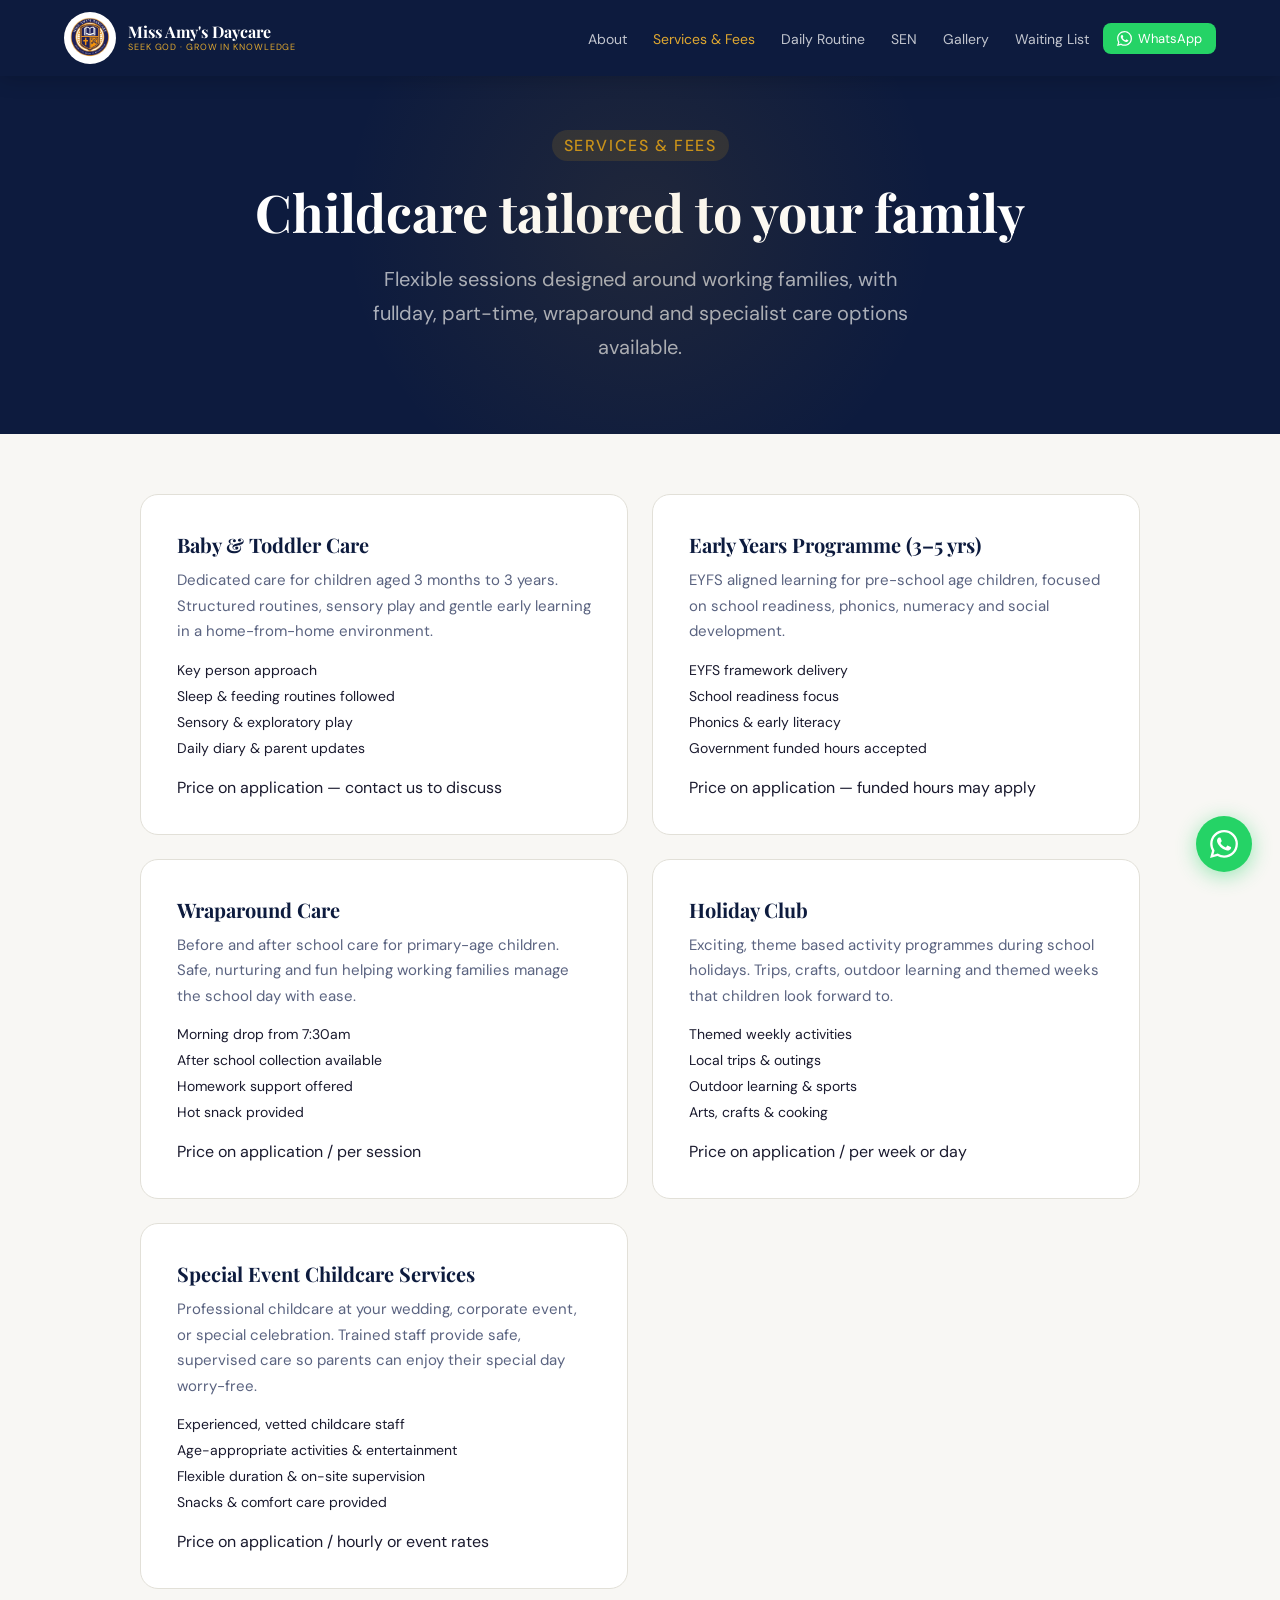
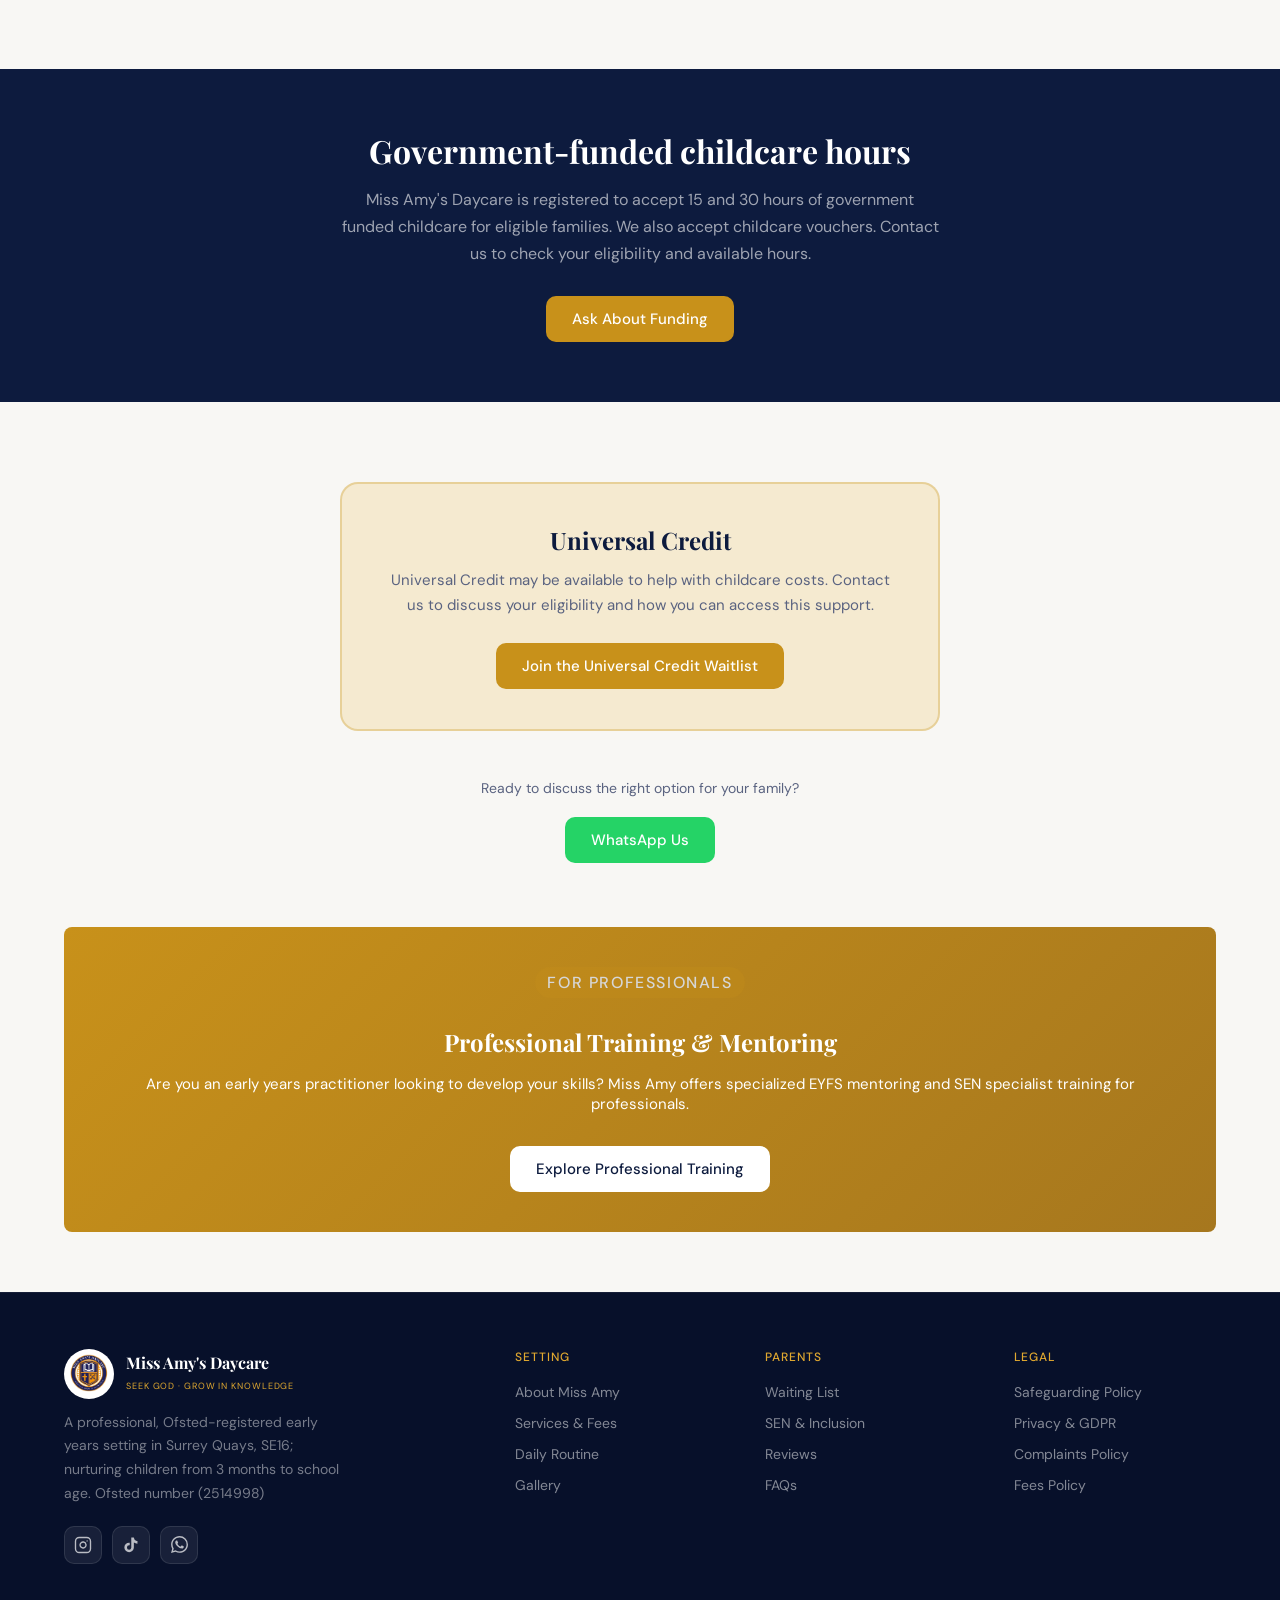
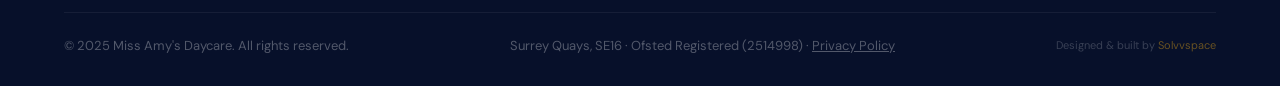
<file: services.html>
<!DOCTYPE html>
<html lang="en">
<head>
  <meta charset="UTF-8">
  <meta name="viewport" content="width=device-width, initial-scale=1.0">
  <meta name="description" content="Flexible childcare services in Surrey Quays: full-day care, part-time, wraparound care, holiday club. Government funded hours accepted.">
  <meta property="og:title" content="Services &amp; Fees — Miss Amy's Daycare">
  <meta property="og:description" content="Full range of childcare services tailored to working families. Baby care, EYFS programme, wraparound care, holiday club and more.">
  <meta property="og:type" content="business.business">
  <meta name="theme-color" content="#0d1b3e">
  <title>Services &amp; Fees — Miss Amy's Daycare</title>
  <link rel="icon" href="Img/favicon_missamy.png" type="image/png">
  <link rel="canonical" href="https://missamy-daycare.co.uk/services.html">
  <link rel="stylesheet" href="Css/style.css">
</head>
<body>
  <div id="nav-placeholder"></div>

  <!-- BREADCRUMB SCHEMA MARKUP -->
  <script type="application/ld+json">
  {
    "@context": "https://schema.org",
    "@type": "BreadcrumbList",
    "itemListElement": [
      {
        "@type": "ListItem",
        "position": 1,
        "name": "Home",
        "item": "https://missamy-daycare.co.uk/"
      },
      {
        "@type": "ListItem",
        "position": 2,
        "name": "Services & Fees",
        "item": "https://missamy-daycare.co.uk/services.html"
      }
    ]
  }
  </script>

  <!-- SERVICE SCHEMA MARKUP -->
  <script type="application/ld+json">
  {
    "@context": "https://schema.org",
    "@type": "ItemList",
    "itemListElement": [
      {
        "@type": "Service",
        "position": 1,
        "name": "Baby & Toddler Care",
        "description": "Dedicated care for children aged 3 months to 3 years. Structured routines, sensory play and gentle early learning in a home-from-home environment.",
        "provider": {
          "@type": "LocalBusiness",
          "name": "Miss Amy's Daycare"
        },
        "areaServed": "SE16, London",
        "priceRange": "Price on application"
      },
      {
        "@type": "Service",
        "position": 2,
        "name": "Early Years Programme (3-5 yrs)",
        "description": "EYFS-aligned learning for pre-school age children, focused on school readiness, phonics, numeracy and social development.",
        "provider": {
          "@type": "LocalBusiness",
          "name": "Miss Amy's Daycare"
        },
        "areaServed": "SE16, London",
        "priceRange": "Price on application"
      },
      {
        "@type": "Service",
        "position": 3,
        "name": "Wraparound Care",
        "description": "Before and after school care for primary-age children. Safe, nurturing and fun — helping working families manage the school day with ease.",
        "provider": {
          "@type": "LocalBusiness",
          "name": "Miss Amy's Daycare"
        },
        "areaServed": "SE16, London",
        "priceRange": "Price on application"
      },
      {
        "@type": "Service",
        "position": 4,
        "name": "Holiday Club",
        "description": "Exciting, theme-based activity programmes during school holidays. Trips, crafts, outdoor learning and themed weeks that children look forward to.",
        "provider": {
          "@type": "LocalBusiness",
          "name": "Miss Amy's Daycare"
        },
        "areaServed": "SE16, London",
        "priceRange": "Price on application"
      },
      {
        "@type": "Service",
        "position": 5,
        "name": "Event Childcare Services",
        "description": "Professional childcare at your wedding, corporate event, or special celebration. Trained staff provide safe, supervised care so parents can enjoy their special day.",
        "provider": {
          "@type": "LocalBusiness",
          "name": "Miss Amy's Daycare"
        },
        "areaServed": "SE16, London",
        "priceRange": "Price on application"
      }
    ]
  }
  </script>
  <div class="page-hero">
    <span class="section-label">Services &amp; Fees</span>
    <h1>Childcare tailored to your family</h1>
    <p>Flexible sessions designed around working families, with fullday, part-time, wraparound and specialist care options available.</p>
  </div>

  <div class="services-section">
    <div class="services-grid fade-in">
      <div class="svc-card">
        <h3>Baby &amp; Toddler Care</h3>
        <p>Dedicated care for children aged 3 months to 3 years. Structured routines, sensory play and gentle early learning in a home-from-home environment.</p>
        <ul class="svc-includes">
          <li>Key person approach</li>
          <li>Sleep &amp; feeding routines followed</li>
          <li>Sensory &amp; exploratory play</li>
          <li>Daily diary &amp; parent updates</li>
        </ul>
        <div class="svc-fee">Price on application <span>— contact us to discuss</span></div>
      </div>
      <div class="svc-card">
        <h3>Early Years Programme (3–5 yrs)</h3>
        <p>EYFS aligned learning for pre-school age children, focused on school readiness, phonics, numeracy and social development.</p>
        <ul class="svc-includes">
          <li>EYFS framework delivery</li>
          <li>School readiness focus</li>
          <li>Phonics &amp; early literacy</li>
          <li>Government funded hours accepted</li>
        </ul>
        <div class="svc-fee">Price on application <span>— funded hours may apply</span></div>
      </div>
      <div class="svc-card">
        <h3>Wraparound Care</h3>
        <p>Before and after school care for primary-age children. Safe, nurturing and fun helping working families manage the school day with ease.</p>
        <ul class="svc-includes">
          <li>Morning drop from 7:30am</li>
          <li>After school collection available</li>
          <li>Homework support offered</li>
          <li>Hot snack provided</li>
        </ul>
        <div class="svc-fee">Price on application <span>/ per session</span></div>
      </div>
      <div class="svc-card">
        <h3>Holiday Club</h3>
        <p>Exciting, theme based activity programmes during school holidays. Trips, crafts, outdoor learning and themed weeks that children look forward to.</p>
        <ul class="svc-includes">
          <li>Themed weekly activities</li>
          <li>Local trips &amp; outings</li>
          <li>Outdoor learning &amp; sports</li>
          <li>Arts, crafts &amp; cooking</li>
        </ul>
        <div class="svc-fee">Price on application <span>/ per week or day</span></div>
      </div>
      <div class="svc-card">
        <h3> Special Event Childcare Services</h3>
        <p>Professional childcare at your wedding, corporate event, or special celebration. Trained staff provide safe, supervised care so parents can enjoy their special day worry-free.</p>
        <ul class="svc-includes">
          <li>Experienced, vetted childcare staff</li>
          <li>Age-appropriate activities &amp; entertainment</li>
          <li>Flexible duration &amp; on-site supervision</li>
          <li>Snacks &amp; comfort care provided</li>
        </ul>
        <div class="svc-fee">Price on application <span>/ hourly or event rates</span></div>
      </div>
    </div>

    <div class="funded-banner fade-in">
      <div>
        <h3>Government-funded childcare hours</h3>
        <p>Miss Amy's Daycare is registered to accept 15 and 30 hours of government funded childcare for eligible families. We also accept childcare vouchers. Contact us to check your eligibility and available hours.</p>
      </div>
      <a href="book-a-visit.html" class="btn-primary" style="white-space:nowrap">Ask About Funding</a>
    </div>

    <div class="future-card fade-in">
      <div class="icon"></div>
      <div>
        <h3>Universal Credit</h3>
        <p>Universal Credit may be available to help with childcare costs. Contact us to discuss your eligibility and how you can access this support.</p>
        <div style="margin-top:16px"><a href="waiting-list.html" class="btn-primary">Join the Universal Credit Waitlist</a></div>
      </div>
    </div>

    <div style="text-align:center;margin-top:48px">
      <p style="font-size:14px;color:var(--muted);margin-bottom:20px">Ready to discuss the right option for your family?</p>
      <a href="https://wa.me/447502312859" target="_blank" class="btn-whatsapp">WhatsApp Us</a>
    </div>

    <!-- PROFESSIONAL TRAINING CTA -->
    <div style="margin-top:64px;padding:40px;background:linear-gradient(135deg, #c8911a 0%, #a6771e 100%);border-radius:8px;text-align:center;color:white">
      <span class="section-label" style="background:rgba(200,145,26,0.2);color:#d6d6d6;display:inline-block;margin-bottom:16px">For Professionals</span>
      <h3 style="color:white;font-size:24px;margin:12px 0">Professional Training & Mentoring</h3>
      <p style="margin:16px 0;font-size:15px">Are you an early years practitioner looking to develop your skills? Miss Amy offers specialized EYFS mentoring and SEN specialist training for professionals.</p>
      <a href="professional-training.html" class="btn-primary" style="background:white;color:#0d1b3e;margin-top:16px">Explore Professional Training</a>
    </div>
  </div>

  <div id="footer-placeholder"></div>
  <script src="Js/shared.js"></script>
  <script>renderNav('services.html'); renderFooter(); initFadeIn();</script>
</body>
</html>
</file>
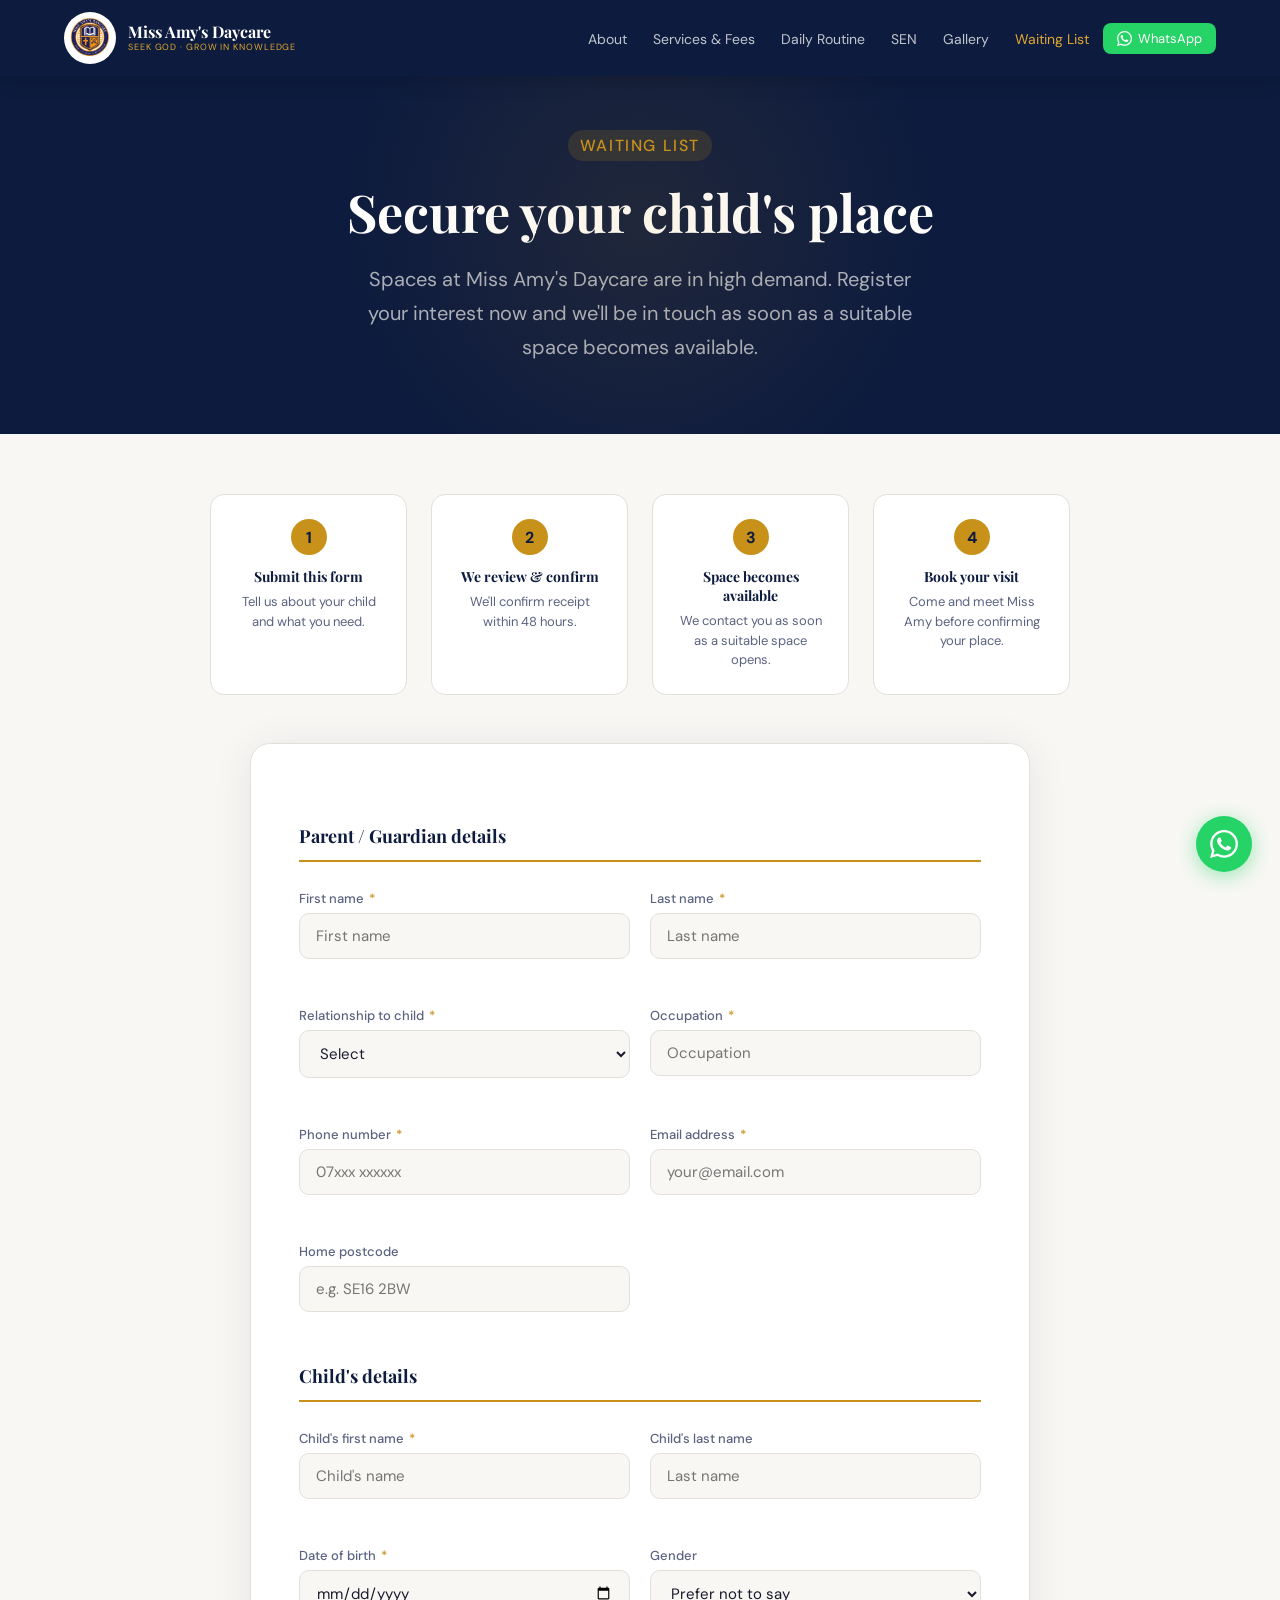
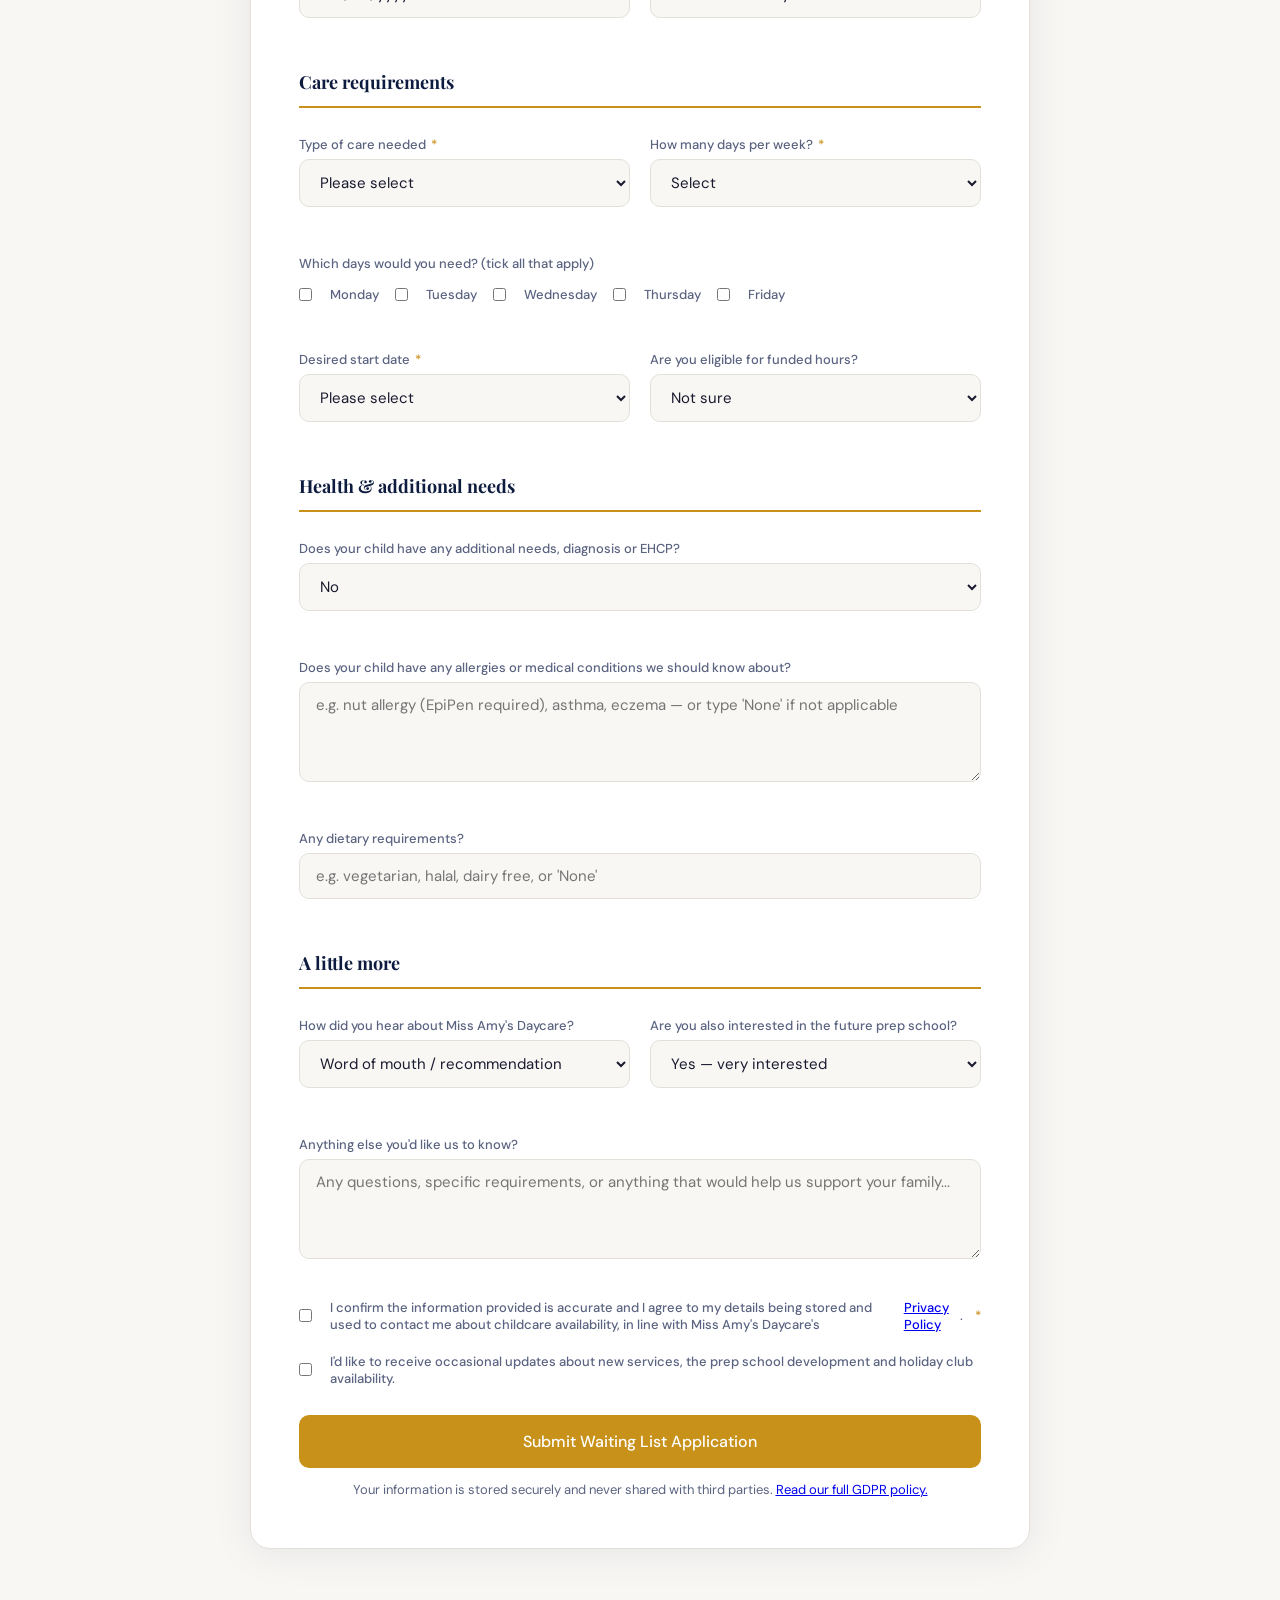
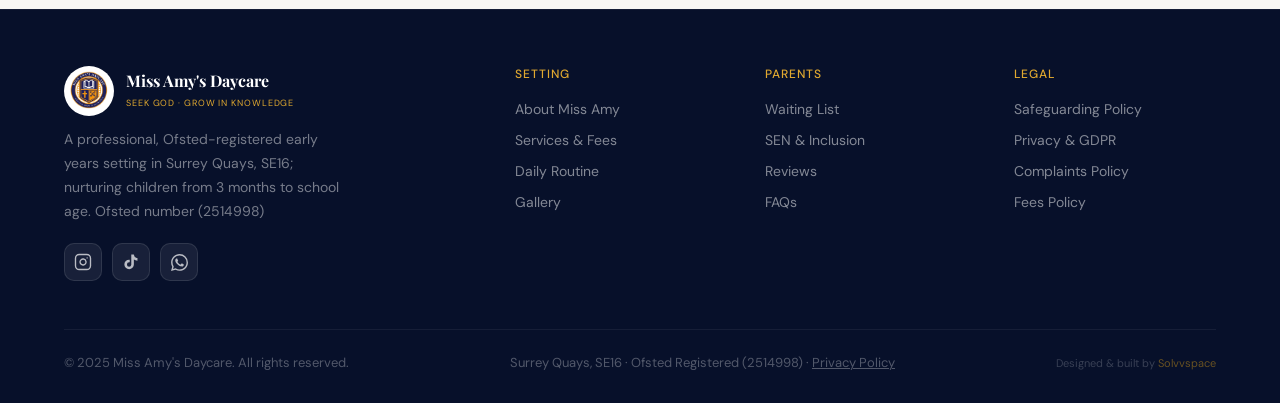
<file: waiting-list.html>
<!DOCTYPE html>
<html lang="en">
<head>
  <meta charset="UTF-8">
  <meta name="viewport" content="width=device-width, initial-scale=1.0">
  <meta name="description" content="Join the waiting list at Miss Amy's Daycare. Secure your child's place in Surrey Quays. Register now for upcoming spaces.">
  <meta property="og:title" content="Waiting List — Miss Amy's Daycare">
  <meta property="og:description" content="Register your interest in Miss Amy's Daycare. Spaces available for September intake.">
  <meta property="og:type" content="website">
  <meta name="theme-color" content="#0d1b3e">
  <title>Waiting List — Miss Amy's Daycare</title>
  <link rel="icon" href="Img/favicon_missamy.png" type="image/png">
  <link rel="canonical" href="https://missamy-daycare.co.uk/waiting-list.html">
  <link rel="stylesheet" href="Css/style.css">
</head>
<body>
  <div id="nav-placeholder"></div>

  <!-- BREADCRUMB SCHEMA MARKUP -->
  <script type="application/ld+json">
  {
    "@context": "https://schema.org",
    "@type": "BreadcrumbList",
    "itemListElement": [
      {
        "@type": "ListItem",
        "position": 1,
        "name": "Home",
        "item": "https://missamy-daycare.co.uk/"
      },
      {
        "@type": "ListItem",
        "position": 2,
        "name": "Waiting List",
        "item": "https://missamy-daycare.co.uk/waiting-list.html"
      }
    ]
  }
  </script>

  <div class="page-hero">
    <span class="section-label">Waiting List</span>
    <h1>Secure your child's place</h1>
    <p>Spaces at Miss Amy's Daycare are in high demand. Register your interest now and we'll be in touch as soon as a suitable space becomes available.</p>
  </div>

  <div class="wl-intro">
    <div class="wl-steps fade-in">
      <div class="wl-step"><div class="num">1</div><h4>Submit this form</h4><p>Tell us about your child and what you need.</p></div>
      <div class="wl-step"><div class="num">2</div><h4>We review &amp; confirm</h4><p>We'll confirm receipt within 48 hours.</p></div>
      <div class="wl-step"><div class="num">3</div><h4>Space becomes available</h4><p>We contact you as soon as a suitable space opens.</p></div>
      <div class="wl-step"><div class="num">4</div><h4>Book your visit</h4><p>Come and meet Miss Amy before confirming your place.</p></div>
    </div>

    <div class="form-card fade-in">
      <form method="POST" action="https://formspree.io/f/xaqvaqoj" id="wl-form">

        <!-- Section 1: Parent/Guardian -->
        <h3 class="form-section-title">Parent / Guardian details</h3>
        <div class="form-grid">
          <div class="form-group">
            <label>First name <span class="req">*</span></label>
            <input type="text" name="parent_first_name" placeholder="First name" required>
          </div>
          <div class="form-group">
            <label>Last name <span class="req">*</span></label>
            <input type="text" name="parent_last_name" placeholder="Last name" required>
          </div>
          <div class="form-group">
            <label>Relationship to child <span class="req">*</span></label>
            <select name="relationship" required>
              <option value="">Select</option>
              <option>Mother</option>
              <option>Father</option>
              <option>Guardian</option>
              <option>Other</option>
            </select>
          </div>
          <div class="form-group">
            <label>Occupation <span class="req">*</span></label>
            <input type="text" name="occupation" placeholder="Occupation" required>
          </div>
          <div class="form-group">
            <label>Phone number <span class="req">*</span></label>
            <input type="tel" name="phone" placeholder="07xxx xxxxxx" required>
          </div>
          <div class="form-group">
            <label>Email address <span class="req">*</span></label>
            <input type="email" name="email" placeholder="your@email.com" required>
          </div>
          <div class="form-group">
            <label>Home postcode</label>
            <input type="text" name="postcode" placeholder="e.g. SE16 2BW">
          </div>
        </div>

        <!-- Section 2: Child Details -->
        <h3 class="form-section-title" style="margin-top:32px">Child's details</h3>
        <div class="form-grid">
          <div class="form-group">
            <label>Child's first name <span class="req">*</span></label>
            <input type="text" name="child_first_name" placeholder="Child's name" required>
          </div>
          <div class="form-group">
            <label>Child's last name</label>
            <input type="text" name="child_last_name" placeholder="Last name">
          </div>
          <div class="form-group">
            <label>Date of birth <span class="req">*</span></label>
            <input type="date" name="dob" required>
          </div>
          <div class="form-group">
            <label>Gender</label>
            <select name="gender">
              <option value="">Prefer not to say</option>
              <option>Girl</option>
              <option>Boy</option>
              <option>Other</option>
            </select>
          </div>
        </div>

        <!-- Section 3: Care Requirements -->
        <h3 class="form-section-title" style="margin-top:32px">Care requirements</h3>
        <div class="form-grid">
          <div class="form-group">
            <label>Type of care needed <span class="req">*</span></label>
            <select name="care_type" required>
              <option value="">Please select</option>
              <option>Full day care (7:30am–6pm)</option>
              <option>Morning sessions only</option>
              <option>Afternoon sessions only</option>
              <option>Wraparound care (before/after school)</option>
              <option>Holiday club only</option>
              <option>Flexible / to be discussed</option>
            </select>
          </div>
          <div class="form-group">
            <label>How many days per week? <span class="req">*</span></label>
            <select name="days_per_week" required>
              <option value="">Select</option>
              <option>1 day</option>
              <option>2 days</option>
              <option>3 days</option>
              <option>4 days</option>
              <option>5 days (full week)</option>
              <option>Flexible</option>
            </select>
          </div>
          <div class="form-group full">
            <label>Which days would you need? (tick all that apply)</label>
            <div class="checkbox-group" style="display:flex;flex-direction:row;flex-wrap:wrap;gap:16px;margin-top:8px">
              <label class="checkbox-label"><input type="checkbox" name="days" value="Monday"> Monday</label>
              <label class="checkbox-label"><input type="checkbox" name="days" value="Tuesday"> Tuesday</label>
              <label class="checkbox-label"><input type="checkbox" name="days" value="Wednesday"> Wednesday</label>
              <label class="checkbox-label"><input type="checkbox" name="days" value="Thursday"> Thursday</label>
              <label class="checkbox-label"><input type="checkbox" name="days" value="Friday"> Friday</label>
            </div>
          </div>
          <div class="form-group">
            <label>Desired start date <span class="req">*</span></label>
            <select name="start_date" required>
              <option value="">Please select</option>
              <option>As soon as possible</option>
              <option>Within 1 month</option>
              <option>1–3 months' time</option>
              <option>September 2025 intake</option>
              <option>January 2026 intake</option>
              <option>September 2026 intake</option>
              <option>Just registering interest</option>
            </select>
          </div>
          <div class="form-group">
            <label>Are you eligible for funded hours?</label>
            <select name="funded_hours">
              <option>Not sure</option>
              <option>Yes — 15 hours</option>
              <option>Yes — 30 hours</option>
              <option>No</option>
            </select>
          </div>
        </div>

        <!-- Section 4: Health & Additional Needs -->
        <h3 class="form-section-title" style="margin-top:32px">Health &amp; additional needs</h3>
        <div class="form-grid">
          <div class="form-group full">
            <label>Does your child have any additional needs, diagnosis or EHCP?</label>
            <select name="sen_status" id="sen-select" onchange="toggleSenDetail(this.value)">
              <option value="no">No</option>
              <option value="yes">Yes</option>
              <option value="pending">Under assessment / awaiting diagnosis</option>
              <option value="unsure">Not sure</option>
            </select>
          </div>
          <div class="form-group full" id="sen-detail" style="display:none">
            <label>Please provide brief details</label>
            <textarea name="sen_details" placeholder="e.g. autism, non-verbal, speech delay, ADHD, EHCP in place — any detail that helps us understand how to best support your child..."></textarea>
          </div>
          <div class="form-group full">
            <label>Does your child have any allergies or medical conditions we should know about?</label>
            <textarea name="medical_info" placeholder="e.g. nut allergy (EpiPen required), asthma, eczema — or type 'None' if not applicable"></textarea>
          </div>
          <div class="form-group full">
            <label>Any dietary requirements?</label>
            <input type="text" name="dietary_requirements" placeholder="e.g. vegetarian, halal, dairy free, or 'None'">
          </div>
        </div>

        <!-- Section 5: How did you hear about us -->
        <h3 class="form-section-title" style="margin-top:32px">A little more</h3>
        <div class="form-grid">
          <div class="form-group">
            <label>How did you hear about Miss Amy's Daycare?</label>
            <select name="referral_source">
              <option>Word of mouth / recommendation</option>
              <option>Google search</option>
              <option>Instagram</option>
              <option>Facebook</option>
              <option>YouTube</option>
              <option>Local community group</option>
              <option>Childcare.co.uk or similar</option>
              <option>Ofsted register</option>
              <option>Other</option>
            </select>
          </div>
          <div class="form-group">
            <label>Are you also interested in the future prep school?</label>
            <select name="prep_school_interest">
              <option>Yes — very interested</option>
              <option>Possibly, tell me more</option>
              <option>No, just current childcare</option>
            </select>
          </div>
          <div class="form-group full">
            <label>Anything else you'd like us to know?</label>
            <textarea name="additional_notes" placeholder="Any questions, specific requirements, or anything that would help us support your family..."></textarea>
          </div>
        </div>

        <!-- Consent -->
        <div class="form-group" style="margin-top:8px">
          <label class="checkbox-label">
            <input type="checkbox" name="privacy_consent" required>
            I confirm the information provided is accurate and I agree to my details being stored and used to contact me about childcare availability, in line with Miss Amy's Daycare's <a href="policies.html">Privacy Policy</a>. <span class="req">*</span>
          </label>
        </div>
        <div class="form-group">
          <label class="checkbox-label">
            <input type="checkbox" name="marketing_consent">
            I'd like to receive occasional updates about new services, the prep school development and holiday club availability.
          </label>
        </div>

        <button type="submit" class="btn-primary form-submit">Submit Waiting List Application</button>
        <p class="form-note">Your information is stored securely and never shared with third parties. <a href="policies.html#gdpr">Read our full GDPR policy.</a></p>
      </form>
    </div>
  </div>

  <div id="footer-placeholder"></div>
  <script src="Js/shared.js"></script>
  <script>
    renderNav('waiting-list.html');
    renderFooter();
    initFadeIn();
    function toggleSenDetail(val) {
      document.getElementById('sen-detail').style.display = (val === 'yes' || val === 'pending') ? 'block' : 'none';
    }
  </script>
</body>
</html>
</file>
<file: Css/style.css>
@import url('https://fonts.googleapis.com/css2?family=Playfair+Display:wght@600;700&family=DM+Sans:wght@300;400;500&display=swap');

/* ============================================================ */
/* ROOT VARIABLES */
/* ============================================================ */

:root {
	--navy: #0d1b3e;
	--navy-mid: #1a2f5e;
	--navy-light: #243a72;
	--yellow: #c8911a;
	--yellow-light: #e0a830;
	--yellow-pale: #f5ead0;
	--white: #ffffff;
	--off-white: #f8f7f4;
	--text: #1a1a2e;
	--muted: #5a6380;
	--border: #e2e0d8;
	--radius: 16px;
	--radius-sm: 8px;
}

/* ============================================================ */
/* GLOBAL STYLES */
/* ============================================================ */

* {
	margin: 0;
	padding: 0;
	box-sizing: border-box;
}

html {
	scroll-behavior: smooth;
}

body {
	font-family: 'DM Sans', sans-serif;
	color: var(--text);
	background: var(--white);
	overflow-x: hidden;
}

h1,
h2,
h3,
h4 {
	font-family: 'Playfair Display', serif;
}

/* ============================================================ */
/* NAVIGATION */
/* ============================================================ */

nav {
	position: fixed;
	top: 0;
	left: 0;
	right: 0;
	z-index: 100;
	background: var(--navy);
	display: flex;
	align-items: center;
	justify-content: space-between;
	padding: 0 5%;
	height: 76px;
	box-shadow: 0 2px 20px rgba(0, 0, 0, 0.2);
}

.logo {
	display: flex;
	align-items: center;
	gap: 12px;
	text-decoration: none;
}

.logo-mark {
	width: 52px;
	height: 52px;
	border-radius: 50%;
	overflow: hidden;
	background: white;
	padding: 2px;
	display: flex;
	align-items: center;
	justify-content: center;
	flex-shrink: 0;
}

.logo-mark img {
	width: 100%;
	height: 100%;
	object-fit: contain;
	border-radius: 50%;
}

.logo-text {
	display: flex;
	flex-direction: column;
}

.logo-text span:first-child {
	font-family: 'Playfair Display', serif;
	font-size: 16px;
	font-weight: 700;
	color: var(--white);
	line-height: 1.1;
}

.logo-text span:last-child {
	font-size: 9px;
	color: var(--yellow-light);
	letter-spacing: 0.1em;
	text-transform: uppercase;
}

.nav-links {
	display: flex;
	gap: 2px;
	list-style: none;
	align-items: center;
}

.nav-links a {
	text-decoration: none;
	color: rgba(255, 255, 255, 0.75);
	font-size: 14px;
	padding: 8px 12px;
	border-radius: 8px;
	transition: all 0.2s;
}

.nav-links a:hover {
	color: var(--yellow-light);
	background: rgba(200, 145, 26, 0.12);
}

.nav-links a.active {
	color: var(--yellow-light);
}

.nav-cta {
	background: var(--yellow) !important;
	color: var(--white) !important;
	font-weight: 500 !important;
}

.nav-cta:hover {
	background: var(--yellow-light) !important;
	color: var(--white) !important;
}

/* ============================================================ */
/* WHATSAPP NAV BUTTON */
/* ============================================================ */

.nav-whatsapp {
	display: flex;
	align-items: center;
	gap: 6px;
	background: #25D366;
	color: white !important;
	padding: 7px 14px !important;
	border-radius: 8px;
	font-size: 13px !important;
}

.nav-whatsapp:hover {
	background: #1ebe5d !important;
	color: white !important;
}

/* ============================================================ */
/* HAMBURGER MENU */
/* ============================================================ */

.hamburger {
	display: none;
	flex-direction: column;
	gap: 5px;
	cursor: pointer;
	background: none;
	border: none;
	padding: 4px;
}

.hamburger span {
	display: block;
	width: 24px;
	height: 2px;
	background: var(--white);
	border-radius: 2px;
	transition: 0.3s;
}

/* ============================================================ */
/* MOBILE NAV */
/* ============================================================ */

.mobile-menu {
	display: none;
	position: fixed;
	top: 76px;
	left: 0;
	right: 0;
	background: var(--navy);
	z-index: 99;
	padding: 16px 5% 24px;
	border-top: 1px solid rgba(255, 255, 255, 0.1);
	flex-direction: column;
	gap: 4px;
}

.mobile-menu.open {
	display: flex;
}

.mobile-menu a {
	color: rgba(255, 255, 255, 0.8);
	text-decoration: none;
	font-size: 15px;
	padding: 10px 12px;
	border-radius: 8px;
}

.mobile-menu a:hover {
	background: rgba(255, 255, 255, 0.05);
	color: var(--yellow-light);
}

/* ============================================================ */
/* PAGE HERO (Inner Pages) */
/* ============================================================ */

.page-hero {
	background: var(--navy);
	padding: 130px 5% 70px;
	text-align: center;
	position: relative;
	overflow: hidden;
}

.page-hero::before {
	content: '';
	position: absolute;
	top: -80px;
	left: 50%;
	transform: translateX(-50%);
	width: 600px;
	height: 600px;
	background: radial-gradient(circle, rgba(200, 145, 26, 0.1) 0%, transparent 70%);
	pointer-events: none;
}

.page-hero h1 {
	font-size: clamp(32px, 5vw, 52px);
	color: var(--white);
	margin-bottom: 16px;
}

.page-hero p {
	font-size: 20px;
	color: rgba(255, 255, 255, 0.65);
	max-width: 580px;
	margin: 0 auto;
	line-height: 1.7;
}

.page-hero .section-label {
	background: rgba(200, 145, 26, 0.15);
}

/* ============================================================ */
/* SECTIONS */
/* ============================================================ */

section {
	padding: 80px 5%;
}

.section-label {
	font-size: 16px;
	font-weight: 500;
	letter-spacing: 0.1em;
	text-transform: uppercase;
	color: var(--yellow);
	background: rgba(200, 145, 26, 0.1);
	padding: 5px 12px;
	border-radius: 100px;
	display: inline-block;
	margin-bottom: 16px;
}

.section-title {
	font-size: clamp(26px, 4vw, 40px);
	color: var(--navy);
	line-height: 1.2;
	margin-bottom: 14px;
}

.section-subtitle {
	font-size: 17px;
	color: var(--muted);
	line-height: 1.7;
	max-width: 560px;
}

.section-header {
	margin-bottom: 52px;
}

.section-header.center {
	text-align: center;
}

.section-header.center .section-subtitle {
	margin: 0 auto;
}

/* ============================================================ */
/* BUTTONS */
/* ============================================================ */

.btn-primary {
	background: var(--yellow);
	color: var(--white);
	padding: 13px 26px;
	border-radius: 10px;
	font-weight: 500;
	font-size: 15px;
	text-decoration: none;
	border: none;
	cursor: pointer;
	transition: all 0.2s;
	display: inline-block;
	font-family: 'DM Sans', sans-serif;
}

.btn-primary:hover {
	background: var(--yellow-light);
	transform: translateY(-1px);
	box-shadow: 0 6px 20px rgba(200, 145, 26, 0.3);
}

.btn-outline {
	background: transparent;
	color: var(--navy);
	padding: 13px 26px;
	border-radius: 10px;
	font-weight: 400;
	font-size: 15px;
	text-decoration: none;
	border: 2px solid var(--navy);
	transition: all 0.2s;
	display: inline-block;
}

.btn-outline:hover {
	background: var(--navy);
	color: var(--white);
}

.btn-outline-white {
	background: transparent;
	color: var(--white);
	padding: 13px 26px;
	border-radius: 10px;
	font-size: 15px;
	text-decoration: none;
	border: 1.5px solid rgba(255, 255, 255, 0.3);
	transition: all 0.2s;
	display: inline-block;
}

.btn-outline-white:hover {
	border-color: rgba(255, 255, 255, 0.6);
	background: rgba(255, 255, 255, 0.05);
}

.btn-whatsapp {
	background: #25D366;
	color: white;
	padding: 13px 26px;
	border-radius: 10px;
	font-weight: 500;
	font-size: 15px;
	text-decoration: none;
	display: inline-flex;
	align-items: center;
	gap: 8px;
	transition: all 0.2s;
}

.btn-whatsapp:hover {
	background: #1ebe5d;
	transform: translateY(-1px);
}

.btn-navy {
	background: var(--navy);
	color: var(--white);
	padding: 13px 26px;
	border-radius: 10px;
	font-weight: 500;
	font-size: 15px;
	text-decoration: none;
	border: none;
	cursor: pointer;
	transition: all 0.2s;
	display: inline-block;
}

.btn-navy:hover {
	background: var(--navy-mid);
	transform: translateY(-1px);
}

/* ============================================================ */
/* FORMS */
/* ============================================================ */

.form-card {
	background: var(--white);
	border-radius: 20px;
	padding: 48px;
	box-shadow: 0 4px 40px rgba(13, 27, 62, 0.08);
	border: 1px solid var(--border);
	max-width: 780px;
	margin: 0 auto;
}

.form-section-title {
	font-size: 18px;
	color: var(--navy);
	margin-bottom: 20px;
	padding-bottom: 12px;
	border-bottom: 2px solid var(--yellow);
	font-family: 'Playfair Display', serif;
	margin-top: 32px;
}

.form-grid {
	display: grid;
	grid-template-columns: 1fr 1fr;
	gap: 20px;
	margin-bottom: 20px;
}

.form-group {
	display: flex;
	flex-direction: column;
	gap: 6px;
	margin-bottom: 20px;
}

.form-group.full {
	grid-column: 1 / -1;
}

.form-group label {
	font-size: 13px;
	color: var(--muted);
	font-weight: 500;
}

.form-group label .req {
	color: var(--yellow);
	margin-left: 2px;
}

.form-group input,
.form-group select,
.form-group textarea {
	background: var(--off-white);
	border: 1.5px solid var(--border);
	border-radius: 10px;
	padding: 12px 16px;
	color: var(--text);
	font-family: 'DM Sans', sans-serif;
	font-size: 15px;
	outline: none;
	transition: border-color 0.2s;
}

.form-group input:focus,
.form-group select:focus,
.form-group textarea:focus {
	border-color: var(--yellow);
	background: var(--white);
}

.form-group textarea {
	resize: vertical;
	min-height: 100px;
}

.form-group input[type="checkbox"],
.form-group input[type="radio"] {
	width: auto;
	margin-right: 8px;
}

.checkbox-group {
	display: flex;
	flex-direction: column;
	gap: 10px;
}

.checkbox-label {
	display: flex;
	align-items: center;
	gap: 10px;
	font-size: 15px;
	color: var(--text);
	cursor: pointer;
}

.form-submit {
	width: 100%;
	padding: 16px;
	font-size: 16px;
	margin-top: 8px;
}

.form-note {
	font-size: 13px;
	color: var(--muted);
	text-align: center;
	margin-top: 12px;
	line-height: 1.6;
}

/* ============================================================ */
/* FOOTER */
/* ============================================================ */

footer {
	background: #07102a;
	padding: 56px 5% 32px;
	border-top: 1px solid rgba(255, 255, 255, 0.06);
}

.footer-grid {
	display: grid;
	grid-template-columns: 2fr 1fr 1fr 1fr;
	gap: 48px;
	margin-bottom: 48px;
}

.footer-brand {
	display: flex;
	flex-direction: column;
}

.footer-brand p {
	font-size: 14px;
	color: rgba(255, 255, 255, 0.45);
	line-height: 1.7;
	margin-top: 12px;
	max-width: 280px;
}

.footer-logo {
	display: flex;
	align-items: center;
	gap: 12px;
	text-decoration: none;
}

.footer-logo-mark {
	width: 50px;
	height: 50px;
	border-radius: 50%;
	overflow: hidden;
	background: white;
	padding: 2px;
	flex-shrink: 0;
}

.footer-logo-mark img {
	width: 100%;
	height: 100%;
	object-fit: contain;
	border-radius: 50%;
}

.footer-logo-text strong {
	font-family: 'Playfair Display', serif;
	font-size: 16px;
	color: white;
	display: block;
	line-height: 1.2;
}

.footer-logo-text span {
	font-size: 9px;
	color: var(--yellow-light);
	letter-spacing: 0.1em;
	text-transform: uppercase;
}

.footer-col h4 {
	color: var(--yellow-light);
	font-size: 12px;
	text-transform: uppercase;
	letter-spacing: 0.08em;
	margin-bottom: 16px;
	font-family: 'DM Sans', sans-serif;
	font-weight: 500;
}

.footer-col ul {
	list-style: none;
	display: flex;
	flex-direction: column;
	gap: 10px;
}

.footer-col ul li a {
	color: rgba(255, 255, 255, 0.5);
	text-decoration: none;
	font-size: 14px;
	transition: color 0.2s;
}

.footer-col ul li a:hover {
	color: var(--yellow-light);
}

.social-links {
	display: flex;
	gap: 10px;
	margin-top: 20px;
}

.social-btn {
	width: 38px;
	height: 38px;
	border-radius: 10px;
	background: rgba(255, 255, 255, 0.07);
	border: 1px solid rgba(255, 255, 255, 0.1);
	display: flex;
	align-items: center;
	justify-content: center;
	text-decoration: none;
	font-size: 17px;
	transition: all 0.2s;
}

.social-btn:hover {
	background: rgba(200, 145, 26, 0.2);
	border-color: rgba(200, 145, 26, 0.4);
}

.footer-bottom {
	display: flex;
	justify-content: space-between;
	align-items: center;
	padding-top: 24px;
	border-top: 1px solid rgba(255, 255, 255, 0.06);
	font-size: 13px;
	color: rgba(255, 255, 255, 0.3);
	flex-wrap: wrap;
	gap: 8px;
}

/* ============================================================ */
/* FADE IN ANIMATION */
/* ============================================================ */

.fade-in {
	opacity: 0;
	transform: translateY(20px);
	transition: opacity 0.6s ease, transform 0.6s ease;
}

.fade-in.visible {
	opacity: 1;
	transform: translateY(0);
}

/* ============================================================ */
/* CARDS */
/* ============================================================ */

.card {
	background: var(--off-white);
	border-radius: var(--radius);
	padding: 32px;
	border: 1px solid var(--border);
	transition: all 0.3s;
}

.card:hover {
	transform: translateY(-3px);
	box-shadow: 0 12px 40px rgba(13, 27, 62, 0.08);
}

/* ============================================================ */
/* CHIPS */
/* ============================================================ */

.chip {
	background: var(--navy);
	color: var(--white);
	padding: 7px 16px;
	border-radius: 100px;
	font-size: 13px;
	display: inline-block;
	margin: 4px;
}

.chip.yellow {
	background: var(--yellow);
	color: var(--white);
	font-weight: 500;
}

/* ============================================================ */
/* SUCCESS MESSAGE */
/* ============================================================ */

.success-msg {
	background: #ecfdf5;
	border: 1px solid #6ee7b7;
	border-radius: 12px;
	padding: 20px 24px;
	color: #065f46;
	font-size: 15px;
	display: none;
	margin-top: 16px;
}

.success-msg.show {
	display: block;
}

/* ============================================================ */
/* WHATSAPP FLOATING BUTTON */
/* ============================================================ */

.wa-float {
	position: fixed;
	bottom: 28px;
	right: 28px;
	z-index: 999;
	width: 56px;
	height: 56px;
	background: #25d366;
	border-radius: 50%;
	display: flex;
	align-items: center;
	justify-content: center;
	box-shadow: 0 4px 20px rgba(37, 211, 102, 0.45);
	transition: transform 0.2s;
	text-decoration: none;
	font-size: 28px;
	line-height: 1;
}

.wa-float:hover {
	transform: scale(1.12);
}

/* ============================================================ */
/* RESPONSIVE DESIGN */
/* ============================================================ */

@media (max-width: 900px) {
	.nav-links {
		display: none;
	}

	.hamburger {
		display: flex;
	}

	.footer-grid {
		grid-template-columns: 1fr 1fr;
	}
}

@media (max-width: 768px) {
	.form-grid {
		grid-template-columns: 1fr;
	}

	.form-card {
		padding: 28px 20px;
	}
}

@media (max-width: 600px) {
	.footer-grid {
		grid-template-columns: 1fr;
	}
}

/* BUTTONS */
.btn-primary { background: var(--yellow); color: var(--white); padding: 13px 26px; border-radius: 10px; font-weight: 500; font-size: 15px; text-decoration: none; border: none; cursor: pointer; transition: all 0.2s; display: inline-block; font-family: 'DM Sans', sans-serif; }
.btn-primary:hover { background: var(--yellow-light); transform: translateY(-1px); box-shadow: 0 6px 20px rgba(200,145,26,0.3); }
.btn-outline { background: transparent; color: var(--navy); padding: 13px 26px; border-radius: 10px; font-weight: 400; font-size: 15px; text-decoration: none; border: 2px solid var(--navy); transition: all 0.2s; display: inline-block; }
.btn-outline:hover { background: var(--navy); color: var(--white); }
.btn-outline-white { background: transparent; color: var(--white); padding: 13px 26px; border-radius: 10px; font-size: 15px; text-decoration: none; border: 1.5px solid rgba(255,255,255,0.3); transition: all 0.2s; display: inline-block; }
.btn-outline-white:hover { border-color: rgba(255,255,255,0.6); background: rgba(255,255,255,0.05); }
.btn-whatsapp { background: #25D366; color: white; padding: 13px 26px; border-radius: 10px; font-weight: 500; font-size: 15px; text-decoration: none; display: inline-flex; align-items: center; gap: 8px; transition: all 0.2s; }
.btn-whatsapp:hover { background: #1ebe5d; transform: translateY(-1px); }
.btn-navy { background: var(--navy); color: var(--white); padding: 13px 26px; border-radius: 10px; font-weight: 500; font-size: 15px; text-decoration: none; border: none; cursor: pointer; transition: all 0.2s; display: inline-block; }
.btn-navy:hover { background: var(--navy-mid); transform: translateY(-1px); }

/* FORMS */
.form-card { background: var(--white); border-radius: 20px; padding: 48px; box-shadow: 0 4px 40px rgba(13,27,62,0.08); border: 1px solid var(--border); max-width: 780px; margin: 0 auto; }
.form-section-title { font-size: 18px; color: var(--navy); margin-bottom: 20px; padding-bottom: 12px; border-bottom: 2px solid var(--yellow); font-family: 'Playfair Display', serif; }
.form-grid { display: grid; grid-template-columns: 1fr 1fr; gap: 20px; margin-bottom: 20px; }
.form-group { display: flex; flex-direction: column; gap: 6px; margin-bottom: 20px; }
.form-group.full { grid-column: 1 / -1; }
.form-group label { font-size: 13px; color: var(--muted); font-weight: 500; }
.form-group label .req { color: var(--yellow); margin-left: 2px; }
.form-group input, .form-group select, .form-group textarea {
  background: var(--off-white); border: 1.5px solid var(--border);
  border-radius: 10px; padding: 12px 16px;
  color: var(--text); font-family: 'DM Sans', sans-serif;
  font-size: 15px; outline: none; transition: border-color 0.2s;
}
.form-group input:focus, .form-group select:focus, .form-group textarea:focus { border-color: var(--yellow); background: var(--white); }
.form-group textarea { resize: vertical; min-height: 100px; }
.form-group input[type="checkbox"], .form-group input[type="radio"] { width: auto; margin-right: 8px; }
.checkbox-group { display: flex; flex-direction: column; gap: 10px; }
.checkbox-label { display: flex; align-items: center; gap: 10px; font-size: 15px; color: var(--text); cursor: pointer; }
.form-submit { width: 100%; padding: 16px; font-size: 16px; margin-top: 8px; }
.form-note { font-size: 13px; color: var(--muted); text-align: center; margin-top: 12px; line-height: 1.6; }

/* FOOTER */
footer { background: #07102a; padding: 56px 5% 32px; border-top: 1px solid rgba(255,255,255,0.06); }
.footer-grid { display: grid; grid-template-columns: 2fr 1fr 1fr 1fr; gap: 48px; margin-bottom: 48px; }
.footer-brand { display: flex; flex-direction: column; }
.footer-brand p { font-size: 14px; color: rgba(255,255,255,0.45); line-height: 1.7; margin-top: 12px; max-width: 280px; }
.footer-logo { display: flex; align-items: center; gap: 12px; text-decoration: none; }
.footer-logo-mark { width: 50px; height: 50px; border-radius: 50%; overflow: hidden; background: white; padding: 2px; flex-shrink: 0; }
.footer-logo-mark img { width: 100%; height: 100%; object-fit: contain; border-radius: 50%; }
.footer-logo-text strong { font-family: 'Playfair Display', serif; font-size: 16px; color: white; display: block; line-height: 1.2; }
.footer-logo-text span { font-size: 9px; color: var(--yellow-light); letter-spacing: 0.1em; text-transform: uppercase; }
.footer-col h4 { color: var(--yellow-light); font-size: 12px; text-transform: uppercase; letter-spacing: 0.08em; margin-bottom: 16px; font-family: 'DM Sans', sans-serif; font-weight: 500; }
.footer-col ul { list-style: none; display: flex; flex-direction: column; gap: 10px; }
.footer-col ul li a { color: rgba(255,255,255,0.5); text-decoration: none; font-size: 14px; transition: color 0.2s; }
.footer-col ul li a:hover { color: var(--yellow-light); }
.social-links { display: flex; gap: 10px; margin-top: 20px; }
.social-btn { width: 38px; height: 38px; border-radius: 10px; background: rgba(255,255,255,0.07); border: 1px solid rgba(255,255,255,0.1); display: flex; align-items: center; justify-content: center; text-decoration: none; font-size: 17px; transition: all 0.2s; }
.social-btn:hover { background: rgba(200,145,26,0.2); border-color: rgba(200,145,26,0.4); }
.footer-bottom { display: flex; justify-content: space-between; align-items: center; padding-top: 24px; border-top: 1px solid rgba(255,255,255,0.06); font-size: 13px; color: rgba(255,255,255,0.3); flex-wrap: wrap; gap: 8px; }

/* FADE IN */
.fade-in { opacity: 0; transform: translateY(20px); transition: opacity 0.6s ease, transform 0.6s ease; }
.fade-in.visible { opacity: 1; transform: translateY(0); }

/* CARDS */
.card { background: var(--off-white); border-radius: var(--radius); padding: 32px; border: 1px solid var(--border); transition: all 0.3s; }
.card:hover { transform: translateY(-3px); box-shadow: 0 12px 40px rgba(13,27,62,0.08); }

/* CHIPS */
.chip { background: var(--navy); color: var(--white); padding: 7px 16px; border-radius: 100px; font-size: 13px; display: inline-block; margin: 4px; }
.chip.yellow { background: var(--yellow); color: var(--white); font-weight: 500; }

/* SUCCESS MESSAGE */
.success-msg { background: #ecfdf5; border: 1px solid #6ee7b7; border-radius: 12px; padding: 20px 24px; color: #065f46; font-size: 15px; display: none; margin-top: 16px; }
.success-msg.show { display: block; }

/* WHATSAPP FLOAT */
.wa-float {
  position: fixed; bottom: 28px; right: 28px; z-index: 999;
  width: 56px; height: 56px; background: #25d366;
  border-radius: 50%; display: flex; align-items: center; justify-content: center;
  box-shadow: 0 4px 20px rgba(37,211,102,0.45); transition: transform 0.2s;
  text-decoration: none; font-size: 28px; line-height: 1;
}
.wa-float:hover { transform: scale(1.12); }

/* ============================================================ */
/* HOMEPAGE - INDEX.HTML */
/* ============================================================ */

#hero {
	min-height: 100vh;
	background: linear-gradient(135deg, rgba(13, 27, 62, 0.75) 0%, rgba(26, 47, 94, 0.8) 100%), url('../Img/IMG-4.jpg') center/cover no-repeat;
	display: grid;
	grid-template-columns: 1fr 1fr;
	align-items: center;
	padding: 120px 5% 80px;
	gap: 60px;
	position: relative;
	overflow: hidden;
}

#hero::before {
	content: '';
	position: absolute;
	top: -120px;
	right: -120px;
	width: 600px;
	height: 600px;
	background: radial-gradient(circle, rgba(200, 145, 26, 0.1) 0%, transparent 68%);
	pointer-events: none;
}

#hero::after {
	content: '';
	position: absolute;
	bottom: -80px;
	left: -80px;
	width: 400px;
	height: 400px;
	background: radial-gradient(circle, rgba(200, 145, 26, 0.05) 0%, transparent 70%);
	pointer-events: none;
}

.hero-content h1 {
	font-size: clamp(38px, 5.5vw, 64px);
	color: var(--white);
	line-height: 1.06;
	margin-bottom: 22px;
}

.hero-content h1 em {
	font-style: normal;
	color: var(--yellow-light);
}

.hero-content p {
	font-size: 17px;
	line-height: 1.75;
	color: rgba(255, 255, 255, 0.65);
	max-width: 500px;
	margin-bottom: 38px;
}

.hero-actions {
	display: flex;
	gap: 14px;
	flex-wrap: wrap;
}

.hero-divider {
	margin-top: 48px;
	padding-top: 40px;
	border-top: 1px solid rgba(255, 255, 255, 0.09);
	display: flex;
	gap: 40px;
}

.hero-stat .num {
	font-family: 'Playfair Display', serif;
	font-size: 34px;
	color: var(--yellow-light);
	font-weight: 700;
	line-height: 1;
}

.hero-stat .lbl {
	font-size: 16px;
	color: rgba(255, 255, 255, 0.45);
	margin-top: 4px;
}

.hero-right {
	display: flex;
	flex-direction: column;
	gap: 12px;
}

.cred-card {
	background: rgba(255, 255, 255, 0.04);
	border: 1px solid rgba(200, 145, 26, 0.18);
	border-radius: 14px;
	padding: 16px 20px;
	display: flex;
	align-items: center;
	gap: 14px;
	transition: border-color 0.3s, background 0.3s;
}

.cred-card:hover {
	border-color: rgba(200, 145, 26, 0.4);
	background: rgba(255, 255, 255, 0.07);
}

.cred-icon {
	width: 42px;
	height: 42px;
	min-width: 42px;
	background: rgba(200, 145, 26, 0.12);
	border-radius: 11px;
	display: flex;
	align-items: center;
	justify-content: center;
}

.cred-icon svg {
	width: 19px;
	height: 19px;
	stroke: var(--yellow-light);
	fill: none;
	stroke-width: 1.8;
	stroke-linecap: round;
	stroke-linejoin: round;
}

.cred-card h4 {
	font-size: 16px;
	color: var(--white);
	font-family: 'DM Sans', sans-serif;
	font-weight: 500;
	margin-bottom: 2px;
}

.cred-card p {
	font-size: 14px;
	color: rgba(255, 255, 255, 0.42);
}

.avail-badge {
	background: rgba(200, 145, 26, 0.08);
	border: 1px solid rgba(200, 145, 26, 0.22);
	border-radius: 10px;
	padding: 13px 17px;
	display: flex;
	align-items: center;
	gap: 11px;
}

.avail-dot {
	width: 9px;
	height: 9px;
	min-width: 9px;
	background: #5eead4;
	border-radius: 50%;
	animation: blink 2s infinite;
}

@keyframes blink {
	0%, 100% {
		opacity: 1;
	}
	50% {
		opacity: 0.3;
	}
}

.avail-badge span {
	color: rgba(255, 255, 255, 0.75);
	font-size: 16px;
}

#actions {
	background: var(--off-white);
	padding: 52px 5%;
	border-top: 3px solid var(--yellow);
}

.actions-grid {
	display: grid;
	grid-template-columns: repeat(5, 1fr);
	gap: 14px;
	max-width: 1100px;
	margin: 0 auto;
}

.action-card {
	background: var(--white);
	border-radius: 16px;
	padding: 26px 18px 22px;
	border: 1.5px solid var(--border);
	display: flex;
	flex-direction: column;
	align-items: flex-start;
	gap: 10px;
	text-decoration: none;
	transition: all 0.28s;
	position: relative;
	overflow: hidden;
}

.action-card::after {
	content: '';
	position: absolute;
	bottom: 0;
	left: 0;
	right: 0;
	height: 3px;
	background: var(--yellow);
	transform: scaleX(0);
	transition: transform 0.28s;
}

.action-card:hover {
	transform: translateY(-5px);
	box-shadow: 0 16px 40px rgba(13, 27, 62, 0.1);
	border-color: rgba(200, 145, 26, 0.3);
}

.action-card:hover::after {
	transform: scaleX(1);
}

.action-icon {
	width: 46px;
	height: 46px;
	background: var(--navy);
	border-radius: 13px;
	display: flex;
	align-items: center;
	justify-content: center;
	transition: background 0.28s;
}

.action-card:hover .action-icon {
	background: var(--yellow);
}

.action-icon svg {
	width: 21px;
	height: 21px;
	stroke: white;
	fill: none;
	stroke-width: 1.8;
	stroke-linecap: round;
	stroke-linejoin: round;
	transition: stroke 0.28s;
}

.action-card:hover .action-icon svg {
	stroke: var(--navy);
}

.action-card h3 {
	font-size: 14px;
	color: var(--navy);
	font-family: 'Playfair Display', serif;
	line-height: 1.2;
}

.action-card p {
	font-size: 13px;
	color: var(--muted);
	line-height: 1.5;
}

.action-arrow {
	margin-top: auto;
	font-size: 16px;
	color: var(--yellow);
	transition: transform 0.2s;
}

.action-card:hover .action-arrow {
	transform: translateX(4px);
}

.action-card.wa {
	border-color: rgba(37, 211, 102, 0.22);
}

.action-card.wa .action-icon {
	background: #25D366;
}

.action-card.wa:hover {
	border-color: #25D366;
	box-shadow: 0 16px 40px rgba(37, 211, 102, 0.15);
}

.action-card.wa .action-arrow {
	color: #25D366;
}

.action-card.wa .action-icon svg {
	stroke: white;
	fill: white;
}

.action-card.wa:hover .action-icon svg {
	stroke: white;
	fill: white;
}

#gallery-preview {
	background: var(--navy);
	padding: 80px 5%;
}

#gallery-preview .section-label {
	background: rgba(200, 145, 26, 0.15);
}

.gp-header {
	display: flex;
	align-items: flex-end;
	justify-content: space-between;
	margin-bottom: 40px;
}

.gp-header .section-title {
	color: white;
	margin-bottom: 0;
}

.gp-grid {
	display: grid;
	grid-template-columns: 2fr 1fr 1fr;
	grid-template-rows: 200px 200px;
	gap: 12px;
}

.gp-card {
	border-radius: 14px;
	overflow: hidden;
	position: relative;
	cursor: pointer;
	background: var(--navy-mid);
	border: 1px solid rgba(200, 145, 26, 0.1);
	text-decoration: none;
}

.gp-card:first-child {
	grid-row: 1 / 3;
}

.gp-card-inner {
	width: 100%;
	height: 100%;
	display: flex;
	align-items: center;
	justify-content: center;
	position: relative;
	transition: transform 0.4s;
	overflow: hidden;
}

.gp-card:hover .gp-card-inner {
	transform: scale(1.05);
}

.gp-card-overlay {
	position: absolute;
	inset: 0;
	background: linear-gradient(to top, rgba(13, 27, 62, 0.88) 0%, transparent 55%);
	pointer-events: none;
}

.gp-card-label {
	position: absolute;
	bottom: 0;
	left: 0;
	right: 0;
	padding: 18px 16px;
}

.gp-card-label h4 {
	font-size: 14px;
	color: white;
	margin-bottom: 2px;
	font-family: 'Playfair Display', serif;
}

.gp-card-label p {
	font-size: 11px;
	color: rgba(255, 255, 255, 0.5);
}

.gp-see-all {
	text-align: center;
	margin-top: 28px;
}

#about-strip {
	background: var(--off-white);
	padding: 0;
	overflow: hidden;
}

.about-editorial {
	display: grid;
	grid-template-columns: 1fr 1fr;
	min-height: 520px;
}

.about-image-side {
	position: relative;
	background: var(--navy);
	display: flex;
	align-items: center;
	justify-content: center;
	overflow: hidden;
}

.about-image-side::before {
	content: '';
	position: absolute;
	inset: 0;
	background: radial-gradient(circle at 50% 50%, rgba(200, 145, 26, 0.1), transparent 60%);
}

.about-img-inner {
	width: 100%;
	height: 100%;
	min-height: 520px;
	display: flex;
	align-items: center;
	justify-content: center;
	position: relative;
	z-index: 1;
}

.about-img-inner img {
	width: 160px;
	height: 160px;
	object-fit: contain;
	opacity: 0.1;
}

.about-overlay-text {
	position: absolute;
	left: 0;
	top: 0;
	bottom: 0;
	width: 55%;
	padding: 48px 28px 48px 40px;
	display: flex;
	flex-direction: column;
	justify-content: center;
	z-index: 2;
	background: linear-gradient(to right, rgba(13, 27, 62, 0.94) 60%, transparent 100%);
}

.about-overlay-text .section-label {
	background: rgba(200, 145, 26, 0.18);
	margin-bottom: 14px;
}

.about-overlay-text h2 {
	font-family: 'Playfair Display', serif;
	font-size: clamp(20px, 2.2vw, 30px);
	color: white;
	line-height: 1.25;
	margin-bottom: 12px;
}

.about-overlay-text p {
	font-size: 12px;
	color: rgba(255, 255, 255, 0.55);
	line-height: 1.7;
}

.about-text-side {
	padding: 56px 48px 56px 44px;
	display: flex;
	flex-direction: column;
	justify-content: center;
	background: var(--white);
}

.about-text-side p {
	font-size: 15px;
	line-height: 1.85;
	color: var(--muted);
	margin-bottom: 16px;
}

.qual-chips {
	display: flex;
	flex-wrap: wrap;
	gap: 8px;
	margin: 22px 0;
}

#testimonials {
	background: var(--white);
	padding: 80px 5%;
}

.testi-grid {
	display: grid;
	grid-template-columns: repeat(3, 1fr);
	gap: 20px;
}

.testi-card {
	background: var(--off-white);
	border-radius: 18px;
	padding: 32px;
	border: 1px solid var(--border);
	transition: all 0.35s cubic-bezier(0.34, 1.56, 0.64, 1);
	cursor: default;
}

.testi-card:hover {
	transform: scale(1.04) translateY(-4px);
	box-shadow: 0 20px 50px rgba(13, 27, 62, 0.12);
	border-color: rgba(200, 145, 26, 0.3);
	z-index: 2;
	position: relative;
}

.testi-stars {
	display: flex;
	gap: 3px;
	margin-bottom: 16px;
}

.testi-stars svg {
	width: 15px;
	height: 15px;
	fill: var(--yellow);
}

.testi-card blockquote {
	font-family: 'Playfair Display', serif;
	font-size: 16px;
	color: var(--text);
	line-height: 1.75;
	font-style: italic;
	margin-bottom: 22px;
}

.testi-author {
	display: flex;
	align-items: center;
	gap: 12px;
}

.author-av {
	width: 40px;
	height: 40px;
	border-radius: 50%;
	background: var(--navy);
	color: var(--yellow-light);
	display: flex;
	align-items: center;
	justify-content: center;
	font-family: 'Playfair Display', serif;
	font-size: 16px;
	font-weight: 700;
}

.author-info h4 {
	font-size: 13px;
	font-weight: 600;
	color: var(--navy);
	font-family: 'DM Sans', sans-serif;
}

.author-info p {
	font-size: 11px;
	color: var(--muted);
	margin-top: 2px;
}

#faqs {
	background: var(--navy);
	padding: 80px 5%;
}

.faq-header {
	display: flex;
	align-items: flex-end;
	justify-content: space-between;
	margin-bottom: 40px;
}

.faq-header .section-title {
	color: white;
	margin-bottom: 0;
}

.faq-header .section-label {
	background: rgba(200, 145, 26, 0.15);
}

.faq-cols {
	display: grid;
	grid-template-columns: 1fr 1fr;
	gap: 10px;
}

.faq-item {
	background: rgba(255, 255, 255, 0.04);
	border: 1px solid rgba(255, 255, 255, 0.07);
	border-radius: 14px;
	overflow: hidden;
	transition: border-color 0.2s;
}

.faq-item.open {
	border-color: rgba(200, 145, 26, 0.35);
}

.faq-q {
	width: 100%;
	text-align: left;
	padding: 18px 22px;
	background: none;
	border: none;
	cursor: pointer;
	display: flex;
	justify-content: space-between;
	align-items: center;
	gap: 12px;
	font-family: 'DM Sans', sans-serif;
	font-size: 15px;
	font-weight: 500;
	color: var(--white);
}

.faq-q-icon {
	width: 26px;
	height: 26px;
	min-width: 26px;
	border-radius: 50%;
	background: rgba(200, 145, 26, 0.12);
	display: flex;
	align-items: center;
	justify-content: center;
	transition: all 0.25s;
}

.faq-q-icon svg {
	width: 13px;
	height: 13px;
	stroke: var(--yellow-light);
	fill: none;
	stroke-width: 2.5;
	stroke-linecap: round;
	transition: transform 0.25s;
}

.faq-item.open .faq-q-icon {
	background: var(--yellow);
}

.faq-item.open .faq-q-icon svg {
	stroke: var(--navy);
	transform: rotate(45deg);
}

.faq-a {
	display: none;
	padding: 0 22px 18px;
	font-size: 14px;
	color: rgba(255, 255, 255, 0.52);
	line-height: 1.75;
}

.faq-item.open .faq-a {
	display: block;
}

.vision-bar {
	background: var(--yellow);
	padding: 60px 5%;
	text-align: center;
}

.vision-bar h2 {
	font-size: clamp(22px, 3vw, 34px);
	color: var(--navy);
	margin-bottom: 12px;
}

.vision-bar p {
	font-size: 16px;
	color: rgba(13, 27, 62, 0.65);
	max-width: 560px;
	margin: 0 auto 28px;
	line-height: 1.7;
}

.vision-bar .section-label {
	background: rgba(13, 27, 62, 0.1);
	color: var(--navy);
}

/* ============================================================ */
/* ABOUT.HTML */
/* ============================================================ */

.about-section {
	background: var(--off-white);
	padding: 60px 5%;
}

.about-grid {
	display: grid;
	grid-template-columns: 1fr 1.4fr;
	gap: 70px;
	align-items: start;
	max-width: 1100px;
	margin: 0 auto;
}

.about-img {
	background: var(--navy);
	border-radius: 22px;
	height: 500px;
	display: flex;
	align-items: center;
	justify-content: center;
	position: relative;
}

.about-img span {
	color: rgba(255, 255, 255, 0.3);
	font-size: 15px;
}

.about-badge {
	position: absolute;
	bottom: 24px;
	left: 24px;
	right: 24px;
	background: var(--yellow);
	border-radius: 14px;
	padding: 16px 20px;
}

.about-badge p {
	font-size: 14px;
	color: var(--navy);
	font-weight: 500;
	margin: 0;
}

.about-badge span {
	font-size: 12px;
	color: rgba(13, 27, 62, 0.65);
}

.about-text p {
	font-size: 16px;
	line-height: 1.8;
	color: var(--muted);
	margin-bottom: 18px;
}

.quals {
	display: flex;
	flex-direction: column;
	gap: 12px;
	margin: 24px 0;
}

.qual-item {
	display: flex;
	align-items: center;
	gap: 14px;
	background: var(--white);
	border-radius: 12px;
	padding: 14px 18px;
	border: 1px solid var(--border);
}

.qual-item .q-icon {
	font-size: 20px;
}

.qual-item h4 {
	font-size: 14px;
	color: var(--navy);
	margin-bottom: 2px;
}

.qual-item p {
	font-size: 13px;
	color: var(--muted);
	margin: 0;
}

.values {
	background: var(--navy);
	padding: 60px 5%;
}

.values-grid {
	display: grid;
	grid-template-columns: repeat(3, 1fr);
	gap: 20px;
	max-width: 1000px;
	margin: 0 auto;
}

.val-card {
	background: var(--navy-mid);
	border: 1px solid rgba(255, 255, 255, 0.07);
	border-radius: 16px;
	padding: 28px;
	text-align: center;
}

.val-card .icon {
	font-size: 32px;
	margin-bottom: 14px;
}

.val-card h4 {
	color: var(--white);
	font-size: 16px;
	margin-bottom: 8px;
}

.val-card p {
	color: rgba(255, 255, 255, 0.55);
	font-size: 14px;
	line-height: 1.6;
}

/* ============================================================ */
/* SERVICES.HTML */
/* ============================================================ */

.services-section {
	background: var(--off-white);
	padding: 60px 5%;
}

.services-grid {
	display: grid;
	grid-template-columns: repeat(2, 1fr);
	gap: 24px;
	max-width: 1000px;
	margin: 0 auto 80px;
}

.svc-card {
	background: var(--white);
	border-radius: 18px;
	padding: 36px;
	border: 1px solid var(--border);
	transition: all 0.3s;
	position: relative;
	overflow: hidden;
}

.svc-card::after {
	content: '';
	position: absolute;
	bottom: 0;
	left: 0;
	right: 0;
	height: 3px;
	background: var(--yellow);
	opacity: 0;
	transition: 0.3s;
}

.svc-card:hover {
	transform: translateY(-3px);
	box-shadow: 0 12px 40px rgba(13, 27, 62, 0.08);
}

.svc-card:hover::after {
	opacity: 1;
}

.svc-icon {
	width: 52px;
	height: 52px;
	background: var(--navy);
	border-radius: 14px;
	display: flex;
	align-items: center;
	justify-content: center;
	font-size: 24px;
	margin-bottom: 20px;
}

.svc-card h3 {
	font-size: 20px;
	color: var(--navy);
	margin-bottom: 10px;
}

.svc-card p {
	font-size: 15px;
	color: var(--muted);
	line-height: 1.7;
	margin-bottom: 16px;
}

.svc-includes {
	list-style: none;
	display: flex;
	flex-direction: column;
	gap: 8px;
	margin-bottom: 20px;
}

.svc-includes li {
	display: flex;
	align-items: center;
	gap: 10px;
	font-size: 14px;
	color: var(--text);
}

.funded-banner {
	background: var(--navy);
	margin: 80px calc(-50vw + 50%) 80px;
	padding: 60px 5%;
	text-align: center;
}

.funded-banner h3 {
	color: var(--white);
	font-size: clamp(24px, 3vw, 32px);
	margin-bottom: 14px;
}

.funded-banner h2 {
	color: var(--white);
	font-size: clamp(24px, 3vw, 32px);
	margin-bottom: 14px;
}

.funded-banner p {
	color: rgba(255, 255, 255, 0.6);
	font-size: 16px;
	max-width: 600px;
	margin: 0 auto 28px;
	line-height: 1.7;
}

.future-card-container {
	background: var(--off-white);
	padding: 80px 5%;
	margin-top: 80px;
}

.future-card {
	max-width: 600px;
	margin: 0 auto;
	background: var(--yellow-pale);
	border-radius: 18px;
	padding: 40px;
	border: 2px solid rgba(200, 145, 26, 0.3);
	text-align: center;
}

.future-card h3 {
	font-size: 24px;
	color: var(--navy);
	margin-bottom: 12px;
}

.future-card p {
	font-size: 15px;
	color: var(--muted);
	line-height: 1.7;
	margin-bottom: 24px;
}

/* ============================================================ */
/* BOOK-A-VISIT.HTML */
/* ============================================================ */

.visit-intro {
	background: var(--off-white);
	padding: 60px 5%;
}

.visit-grid {
	display: grid;
	grid-template-columns: 1fr 2fr;
	gap: 60px;
	max-width: 1100px;
	margin: 0 auto;
	align-items: start;
}

.visit-info {
	display: flex;
	flex-direction: column;
	gap: 20px;
}

.info-card {
	background: var(--white);
	border-radius: 14px;
	padding: 22px;
	border: 1px solid var(--border);
}

.info-card h4 {
	color: var(--navy);
	font-size: 15px;
	margin-bottom: 6px;
}

.info-card p {
	font-size: 14px;
	color: var(--muted);
	line-height: 1.6;
}

.info-card .icon {
	font-size: 22px;
	margin-bottom: 8px;
	display: block;
}

/* ============================================================ */
/* GALLERY.HTML */
/* ============================================================ */

.gallery-section {
	background: var(--off-white);
	padding: 60px 5%;
}

.slideshow-wrap {
	max-width: 860px;
	margin: 0 auto 60px;
}

.slideshow {
	position: relative;
	border-radius: 20px;
	overflow: hidden;
	background: var(--navy);
	aspect-ratio: 16/9;
	display: flex;
	align-items: center;
	justify-content: center;
}

.slide {
	display: none;
	width: 100%;
	height: 100%;
	position: absolute;
	inset: 0;
}

.slide.active {
	display: flex;
	flex-direction: column;
	align-items: center;
	justify-content: center;
}

.slide-placeholder {
	width: 100%;
	height: 100%;
	display: flex;
	flex-direction: column;
	align-items: center;
	justify-content: center;
	gap: 12px;
}

.slide-placeholder .slide-icon {
	font-size: 48px;
	opacity: 0.4;
}

.slide-placeholder .slide-label {
	color: rgba(255, 255, 255, 0.45);
	font-size: 16px;
}

.slide-caption {
	position: absolute;
	bottom: 0;
	left: 0;
	right: 0;
	background: linear-gradient(transparent, rgba(13, 27, 62, 0.85));
	padding: 40px 28px 22px;
	color: white;
}

.slide-caption h3 {
	font-size: 18px;
	margin-bottom: 4px;
}

.slide-caption p {
	font-size: 14px;
	opacity: 0.75;
}

.slide-btn {
	position: absolute;
	top: 50%;
	transform: translateY(-50%);
	background: rgba(245, 200, 66, 0.9);
	border: none;
	cursor: pointer;
	width: 44px;
	height: 44px;
	border-radius: 50%;
	font-size: 18px;
	color: var(--navy);
	display: flex;
	align-items: center;
	justify-content: center;
	transition: all 0.2s;
	z-index: 10;
}

.slide-btn:hover {
	background: var(--yellow);
	transform: translateY(-50%) scale(1.1);
}

.slide-btn.prev {
	left: 16px;
}

.slide-btn.next {
	right: 16px;
}

.slide-dots {
	display: flex;
	gap: 8px;
	justify-content: center;
	margin-top: 16px;
}

.dot {
	width: 8px;
	height: 8px;
	border-radius: 50%;
	background: var(--border);
	cursor: pointer;
	transition: all 0.2s;
}

.dot.active {
	background: var(--yellow);
	width: 24px;
	border-radius: 4px;
}

.gallery-grid {
	display: grid;
	grid-template-columns: repeat(3, 1fr);
	gap: 16px;
	max-width: 1000px;
	margin: 0 auto;
}

.gallery-thumb {
	background: var(--navy);
	border-radius: 14px;
	aspect-ratio: 1;
	overflow: hidden;
	cursor: pointer;
	display: flex;
	flex-direction: column;
	align-items: center;
	justify-content: center;
	position: relative;
	transition: all 0.2s;
	border: 2px solid transparent;
}

.gallery-thumb:hover {
	border-color: var(--yellow);
	transform: scale(1.02);
}

.gallery-thumb .thumb-icon {
	font-size: 32px;
	opacity: 0.35;
}

.gallery-thumb .thumb-label {
	color: rgba(255, 255, 255, 0.35);
	font-size: 13px;
	margin-top: 8px;
	text-align: center;
	padding: 0 12px;
}

.gallery-thumb .thumb-overlay {
	position: absolute;
	inset: 0;
	background: rgba(13, 27, 62, 0.7);
	display: flex;
	align-items: flex-end;
	padding: 14px;
	opacity: 0;
	transition: opacity 0.2s;
}

.gallery-thumb:hover .thumb-overlay {
	opacity: 1;
}

.thumb-overlay span {
	color: white;
	font-size: 13px;
	line-height: 1.4;
}

.gallery-categories {
	display: flex;
	gap: 10px;
	flex-wrap: wrap;
	margin-bottom: 28px;
}

.cat-btn {
	padding: 8px 18px;
	border-radius: 100px;
	border: 1.5px solid var(--border);
	background: var(--white);
	font-size: 14px;
	cursor: pointer;
	color: var(--muted);
	transition: all 0.2s;
	font-family: 'DM Sans', sans-serif;
}

.cat-btn.active,
.cat-btn:hover {
	background: var(--navy);
	color: var(--yellow);
	border-color: var(--navy);
}

/* ============================================================ */
/* SEN.HTML */
/* ============================================================ */

.sen-section {
	background: var(--off-white);
	padding: 60px 5%;
}

.sen-intro {
	display: grid;
	grid-template-columns: 1fr 1fr;
	gap: 60px;
	align-items: center;
	max-width: 1100px;
	margin: 0 auto 60px;
}

.sen-intro p {
	font-size: 16px;
	line-height: 1.8;
	color: var(--muted);
	margin-bottom: 16px;
}

.sen-img {
	background: var(--navy);
	border-radius: 20px;
	height: 380px;
	display: flex;
	align-items: center;
	justify-content: center;
}

.sen-img span {
	color: rgba(255, 255, 255, 0.3);
	font-size: 15px;
}

.sen-features {
	display: grid;
	grid-template-columns: repeat(2, 1fr);
	gap: 20px;
	max-width: 1100px;
	margin: 0 auto;
}

.sen-feat {
	background: var(--white);
	border-radius: 16px;
	padding: 28px;
	border: 1px solid var(--border);
	display: flex;
	gap: 18px;
}

.sen-feat-icon {
	width: 48px;
	height: 48px;
	min-width: 48px;
	background: var(--navy);
	border-radius: 13px;
	display: flex;
	align-items: center;
	justify-content: center;
	font-size: 22px;
}

.sen-feat h4 {
	font-size: 16px;
	color: var(--navy);
	margin-bottom: 6px;
}

.sen-feat p {
	font-size: 14px;
	color: var(--muted);
	line-height: 1.65;
}

.sen-conditions {
	background: var(--white);
	padding: 60px 5%;
}

.cond-grid {
	display: flex;
	flex-wrap: wrap;
	gap: 12px;
	max-width: 900px;
	margin: 0 auto;
}

.cond-tag {
	background: var(--navy);
	color: var(--white);
	padding: 10px 20px;
	border-radius: 100px;
	font-size: 14px;
}

.cond-tag.highlight {
	background: var(--yellow);
	color: var(--navy);
	font-weight: 500;
}

.sen-cta {
	background: var(--navy);
	padding: 60px 5%;
	text-align: center;
}

.sen-cta h2 {
	color: var(--white);
	font-size: clamp(22px, 3vw, 34px);
	margin-bottom: 14px;
}

.sen-cta p {
	color: rgba(255, 255, 255, 0.6);
	font-size: 16px;
	max-width: 560px;
	margin: 0 auto 28px;
	line-height: 1.7;
}

/* ============================================================ */
/* POLICIES.HTML */
/* ============================================================ */

.policies-section {
	background: var(--off-white);
	padding: 60px 5%;
}

.policies-wrap {
	max-width: 860px;
	margin: 0 auto;
}

.policy-block {
	background: var(--white);
	border-radius: 16px;
	border: 1px solid var(--border);
	overflow: hidden;
	margin-bottom: 16px;
}

.policy-header {
	padding: 22px 28px;
	display: flex;
	align-items: center;
	gap: 16px;
	cursor: pointer;
}

.policy-icon {
	width: 44px;
	height: 44px;
	min-width: 44px;
	background: var(--navy);
	border-radius: 12px;
	display: flex;
	align-items: center;
	justify-content: center;
	font-size: 20px;
}

.policy-header h3 {
	font-size: 17px;
	color: var(--navy);
	flex: 1;
}

.policy-header .arr {
	color: var(--yellow);
	font-size: 20px;
	transition: transform 0.2s;
}

.policy-block.open .arr {
	transform: rotate(180deg);
}

.policy-content {
	display: none;
	padding: 0 28px 28px;
}

.policy-block.open .policy-content {
	display: block;
}

.policy-content p {
	font-size: 15px;
	color: var(--muted);
	line-height: 1.75;
	margin-bottom: 14px;
}

.policy-content h4 {
	font-size: 15px;
	color: var(--navy);
	margin: 20px 0 8px;
}

.policy-content ul {
	list-style: none;
	display: flex;
	flex-direction: column;
	gap: 8px;
}

.policy-content ul li {
	font-size: 14px;
	color: var(--muted);
	padding-left: 18px;
	position: relative;
	line-height: 1.6;
}

.policy-content ul li::before {
	content: '–';
	position: absolute;
	left: 0;
	color: var(--yellow);
}

.download-btn {
	display: inline-flex;
	align-items: center;
	gap: 8px;
	background: var(--off-white);
	border: 1px solid var(--border);
	border-radius: 8px;
	padding: 10px 16px;
	font-size: 13px;
	color: var(--navy);
	text-decoration: none;
	margin-top: 14px;
	transition: all 0.2s;
}

.download-btn:hover {
	background: var(--navy);
	color: var(--yellow);
}

/* ============================================================ */
/* WAITING-LIST.HTML */
/* ============================================================ */

.wl-intro {
	background: var(--off-white);
	padding: 60px 5%;
}

.wl-steps {
	display: flex;
	gap: 24px;
	max-width: 860px;
	margin: 0 auto 48px;
}

.wl-step {
	flex: 1;
	background: var(--white);
	border-radius: 14px;
	padding: 24px;
	border: 1px solid var(--border);
	text-align: center;
}

.wl-step .num {
	width: 36px;
	height: 36px;
	background: var(--yellow);
	border-radius: 50%;
	display: flex;
	align-items: center;
	justify-content: center;
	font-weight: 700;
	color: var(--navy);
	margin: 0 auto 12px;
	font-size: 16px;
}

.wl-step h4 {
	font-size: 14px;
	color: var(--navy);
	margin-bottom: 6px;
}

.wl-step p {
	font-size: 13px;
	color: var(--muted);
	line-height: 1.5;
}

/* ============================================================ */
/* DAILY-ROUTINE.HTML */
/* ============================================================ */

.routine-section {
	background: var(--navy);
	padding: 60px 5%;
}

.routine-wrap {
	max-width: 760px;
	margin: 0 auto;
}

.r-item {
	display: grid;
	grid-template-columns: 90px 1fr;
	gap: 24px;
	align-items: start;
	position: relative;
}

.r-item:not(:last-child)::after {
	content: '';
	position: absolute;
	left: 44px;
	top: 48px;
	bottom: -8px;
	width: 2px;
	background: rgba(245, 200, 66, 0.12);
}

.r-time {
	display: flex;
	flex-direction: column;
	align-items: center;
	padding-top: 10px;
}

.r-dot {
	width: 18px;
	height: 18px;
	border-radius: 50%;
	background: var(--yellow);
	border: 3px solid var(--navy);
	box-shadow: 0 0 0 3px rgba(245, 200, 66, 0.2);
	margin-bottom: 8px;
}

.r-label {
	font-size: 12px;
	color: var(--yellow);
	font-weight: 500;
	text-align: center;
	white-space: nowrap;
}

.r-card {
	background: var(--navy-mid);
	border: 1px solid rgba(255, 255, 255, 0.07);
	border-radius: 14px;
	padding: 20px 24px;
	margin-bottom: 16px;
}

.r-card h4 {
	color: var(--white);
	font-size: 16px;
	margin-bottom: 6px;
}

.r-card p {
	color: rgba(255, 255, 255, 0.55);
	font-size: 14px;
	line-height: 1.65;
}

.r-card .tag {
	display: inline-block;
	background: rgba(245, 200, 66, 0.12);
	color: var(--yellow);
	font-size: 11px;
	padding: 3px 10px;
	border-radius: 100px;
	margin-bottom: 8px;
}

.principles {
	background: var(--off-white);
	padding: 60px 5%;
}

.prin-grid {
	display: grid;
	grid-template-columns: repeat(3, 1fr);
	gap: 24px;
}

.prin-card {
	background: var(--white);
	border-radius: 14px;
	padding: 28px;
	border: 1px solid var(--border);
	text-align: center;
}

.prin-card .icon {
	font-size: 32px;
	margin-bottom: 14px;
}

.prin-card h4 {
	font-size: 16px;
	color: var(--navy);
	margin-bottom: 8px;
}

.prin-card p {
	font-size: 14px;
	color: var(--muted);
	line-height: 1.6;
}

/* ============================================================ */
/* PROFESSIONAL TRAINING PAGE */
/* ============================================================ */

.training-section {
	padding: 48px 20px;
	max-width: 1000px;
	margin: 0 auto;
}

.training-intro {
	margin-bottom: 48px;
}

.training-grid {
	display: grid;
	grid-template-columns: repeat(auto-fit, minmax(280px, 1fr));
	gap: 24px;
	margin-bottom: 48px;
}

.training-cta {
	background: linear-gradient(135deg, #0d1b3e 0%, #1a2d5c 100%);
	color: white;
	padding: 40px;
	border-radius: 8px;
	text-align: center;
}

.training-cta h3 {
	color: white;
	margin-top: 0;
}

.training-cta .btn-primary {
	background: white;
	color: #0d1b3e;
	margin-top: 16px;
}

.training-intro p {
	font-size: 16px;
	color: var(--muted);
	line-height: 1.8;
	margin: 20px 0;
}

.form-card h2 {
	text-align: center;
	margin-bottom: 32px;
}

.form-card .form-group {
	margin-top: 8px;
}

/* ============================================================ */
/* HOMEPAGE STYLES */
/* ============================================================ */

.avail-badge strong {
	color: white;
}

.action-arrow.wa {
	color: #25D366;
}

.btn-outline-white.small {
	font-size: 13px;
	padding: 10px 20px;
	white-space: nowrap;
}

.section-subtitle {
	font-size: 14px;
	color: var(--muted);
	margin-top: 6px;
}

.about-side-buttons {
	margin-top: 28px;
	display: flex;
	gap: 14px;
	flex-wrap: wrap;
}

.vision-bar-gold {
	background: linear-gradient(135deg, #c8911a 0%, #a6771e 100%);
	margin: 0;
}

.vision-bar-gold .section-label {
	background: rgba(200, 145, 26, 0.2);
	color: #fffaf1;
}

.vision-bar-gold .btn-navy {
	background: white;
	color: #0d1b3e;
}

.vision-bar-navy .section-label {
	background: rgba(13, 27, 62, 0.1);
	color: var(--navy);
}

/* ============================================================ */
/* RESPONSIVE */
/* ============================================================ */

@media (max-width: 1024px) {
	.actions-grid {
		grid-template-columns: repeat(3, 1fr);
	}
}

@media (max-width: 900px) {
	.nav-links {
		display: none;
	}

	.hamburger {
		display: flex;
	}

	.footer-grid {
		grid-template-columns: 1fr 1fr;
	}

	#hero {
		grid-template-columns: 1fr;
		padding-top: 100px;
	}

	.hero-right {
		display: none;
	}

	.gp-grid {
		grid-template-columns: 1fr 1fr;
		grid-template-rows: 180px 180px;
	}

	.gp-card:first-child {
		grid-row: auto;
		grid-column: 1 / 3;
	}

	.about-editorial {
		grid-template-columns: 1fr;
	}

	.about-image-side {
		min-height: 300px;
	}

	.about-overlay-text {
		position: relative;
		width: 100%;
		background: rgba(13, 27, 62, 0.96);
	}

	.about-text-side {
		padding: 36px 28px;
	}

	.testi-grid {
		grid-template-columns: 1fr;
	}

	.faq-cols {
		grid-template-columns: 1fr;
	}

	.gp-header,
	.faq-header {
		flex-direction: column;
		align-items: flex-start;
		gap: 12px;
	}

	.visit-grid {
		grid-template-columns: 1fr;
	}

	.sen-intro,
	.sen-features {
		grid-template-columns: 1fr;
	}

	.wl-steps {
		flex-direction: column;
	}

	.services-grid {
		grid-template-columns: 1fr;
		margin-bottom: 60px;
	}

	.funded-banner {
		margin: 60px 0;
		padding: 48px 5%;
	}

	.future-card-container {
		padding: 60px 5%;
		margin-top: 60px;
	}

	.prin-grid {
		grid-template-columns: 1fr;
	}

	.about-grid {
		grid-template-columns: 1fr;
	}

	.values-grid {
		grid-template-columns: 1fr;
	}

	.gallery-grid {
		grid-template-columns: repeat(2, 1fr);
	}

	.faq-cols {
		grid-template-columns: 1fr;
	}
}

@media (max-width: 768px) {
	.form-grid {
		grid-template-columns: 1fr;
	}

	.form-card {
		padding: 28px 20px;
	}

	.testi-grid {
		grid-template-columns: 1fr;
	}
}

@media (max-width: 700px) {
	.actions-grid {
		grid-template-columns: 1fr 1fr;
	}
}

@media (max-width: 640px) {
	.footer-grid {
		grid-template-columns: 1fr;
	}

	.gallery-grid {
		grid-template-columns: 1fr;
	}

	.prin-grid {
		grid-template-columns: 1fr;
	}

	.cat-btn {
		font-size: 12px;
		padding: 6px 14px;
	}
}
</file>
